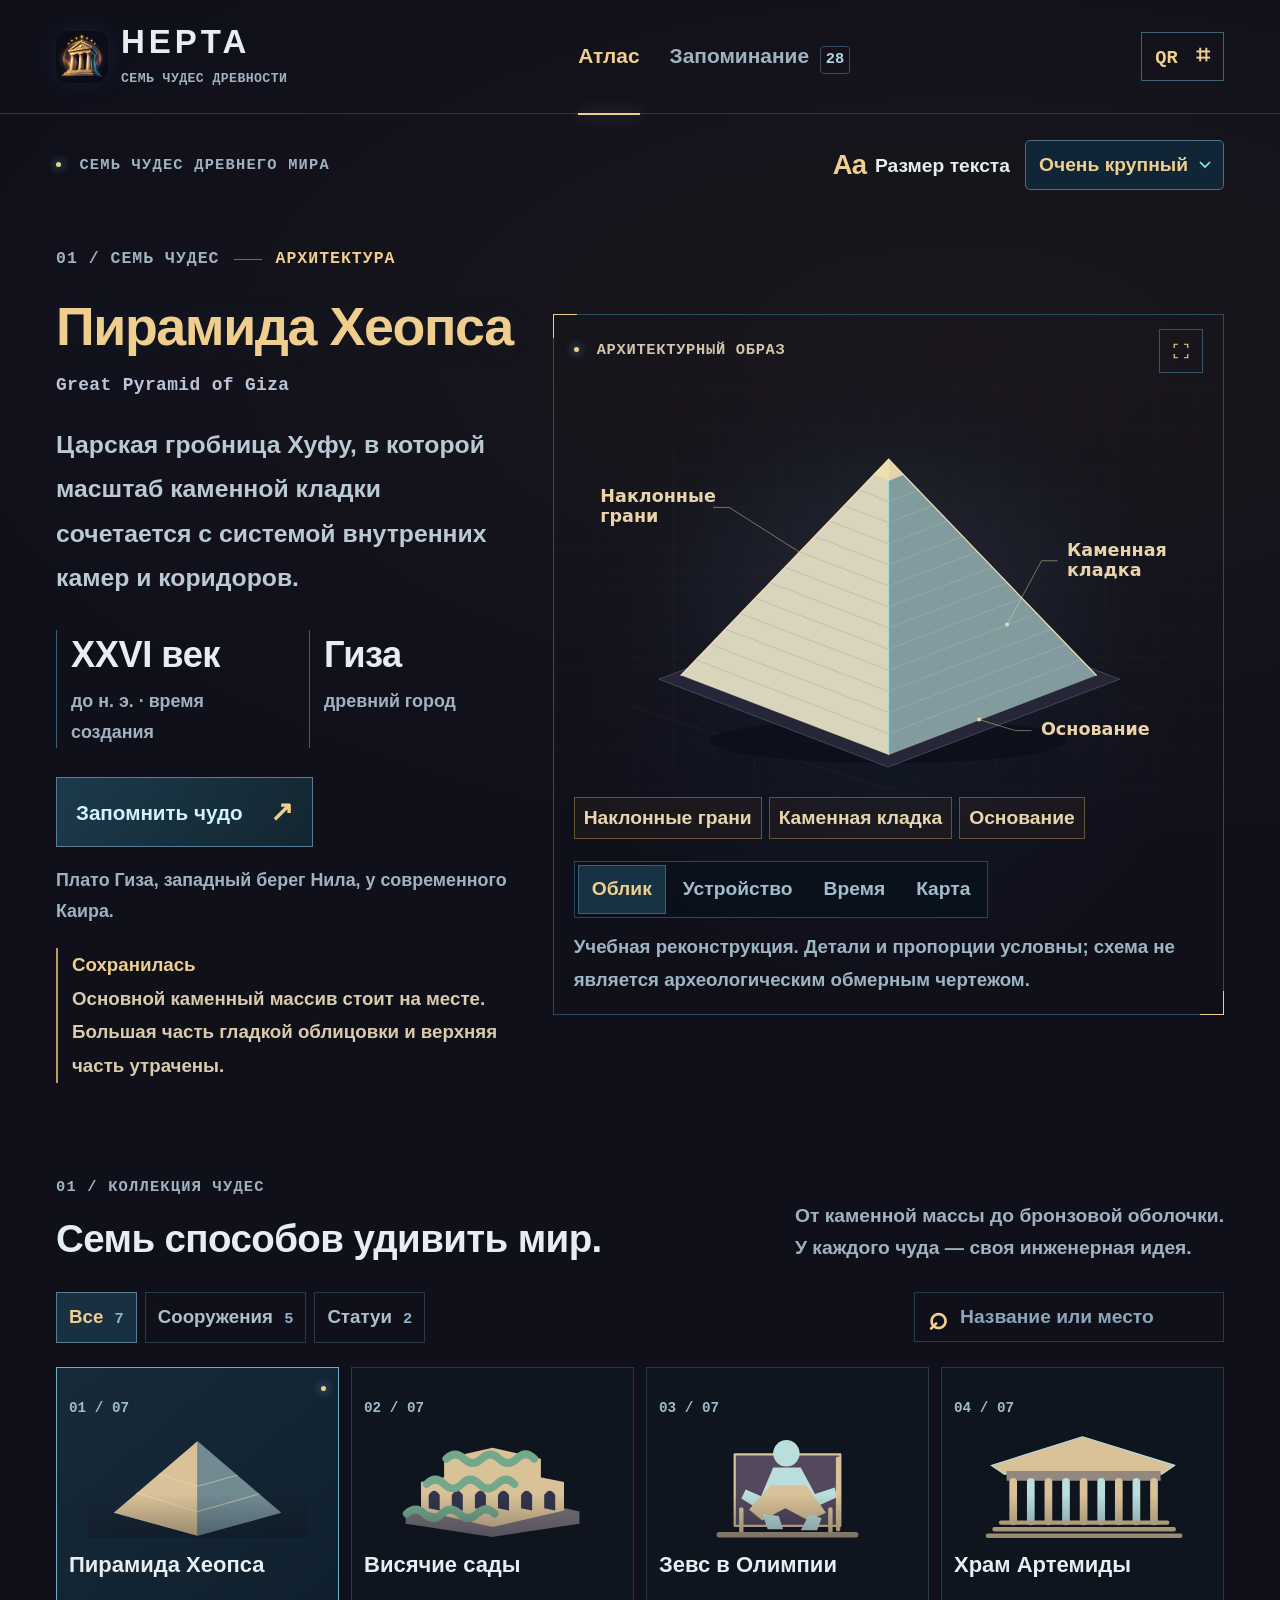
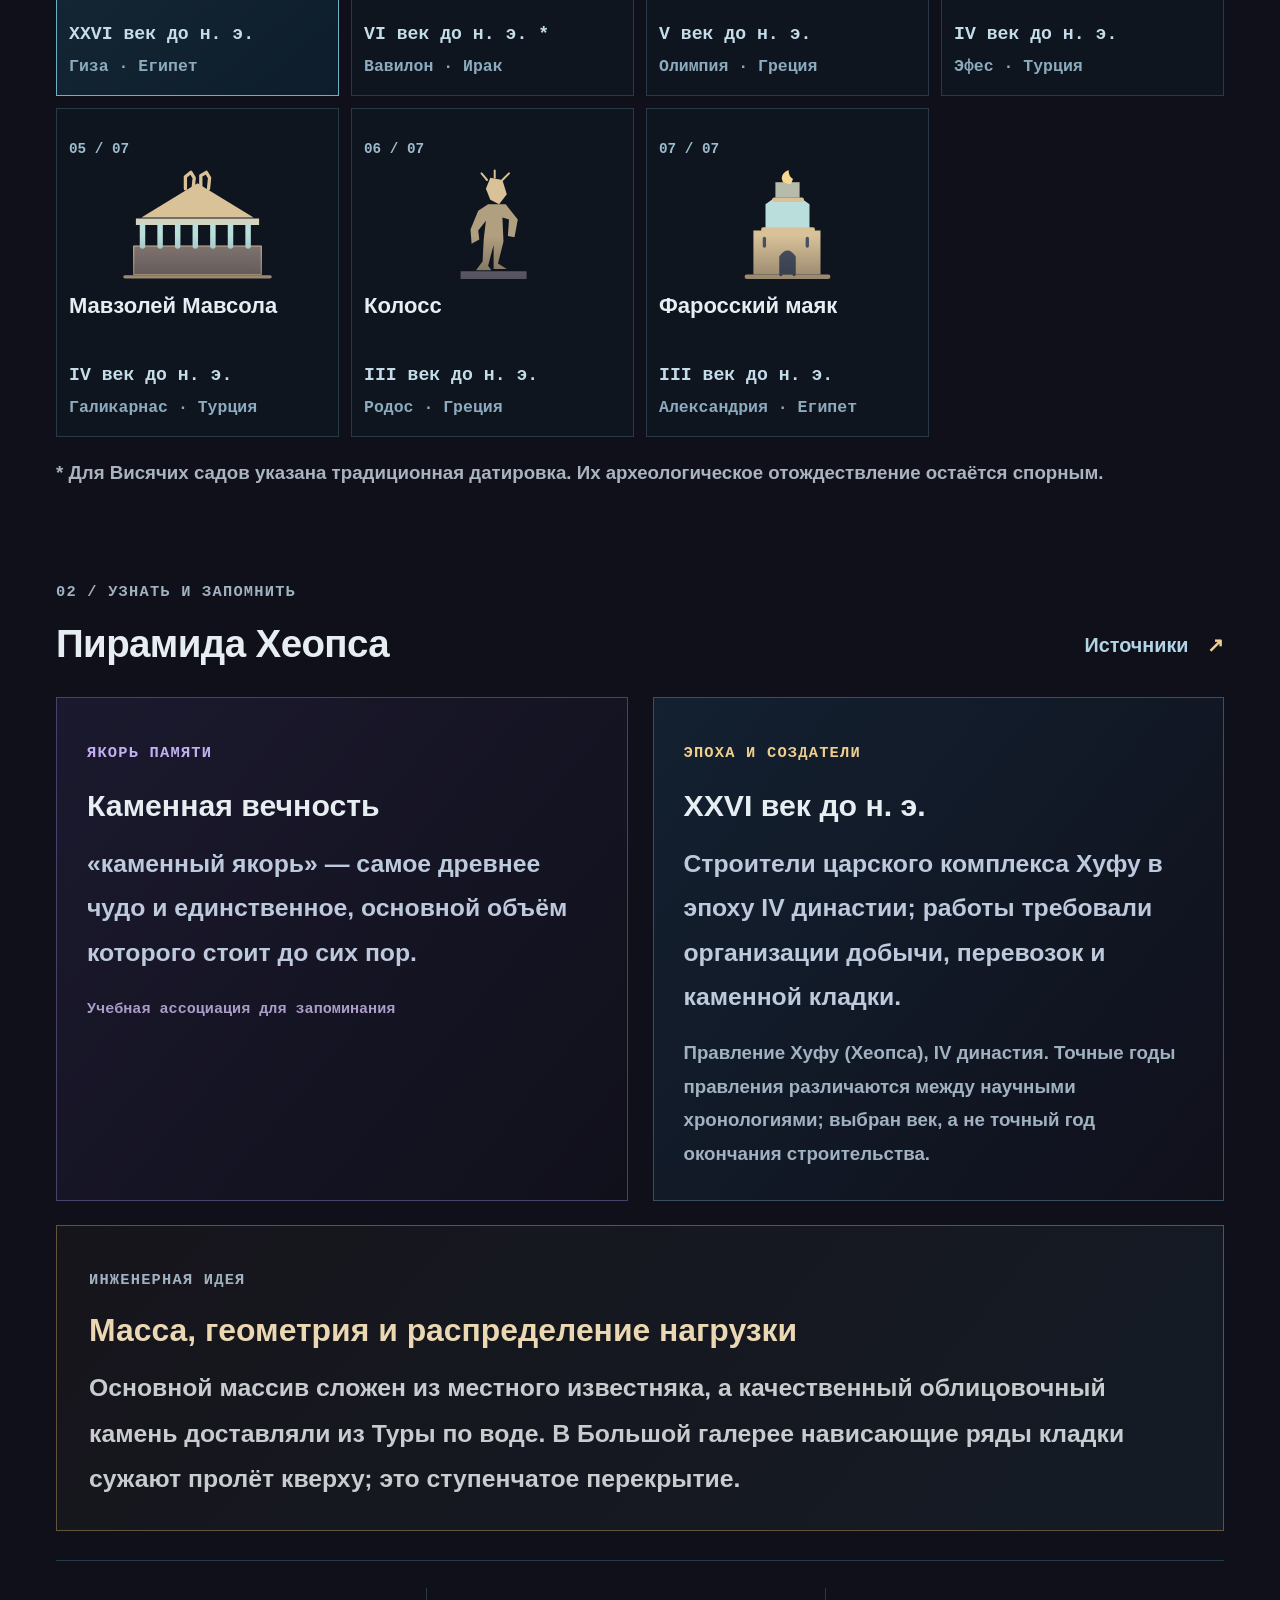
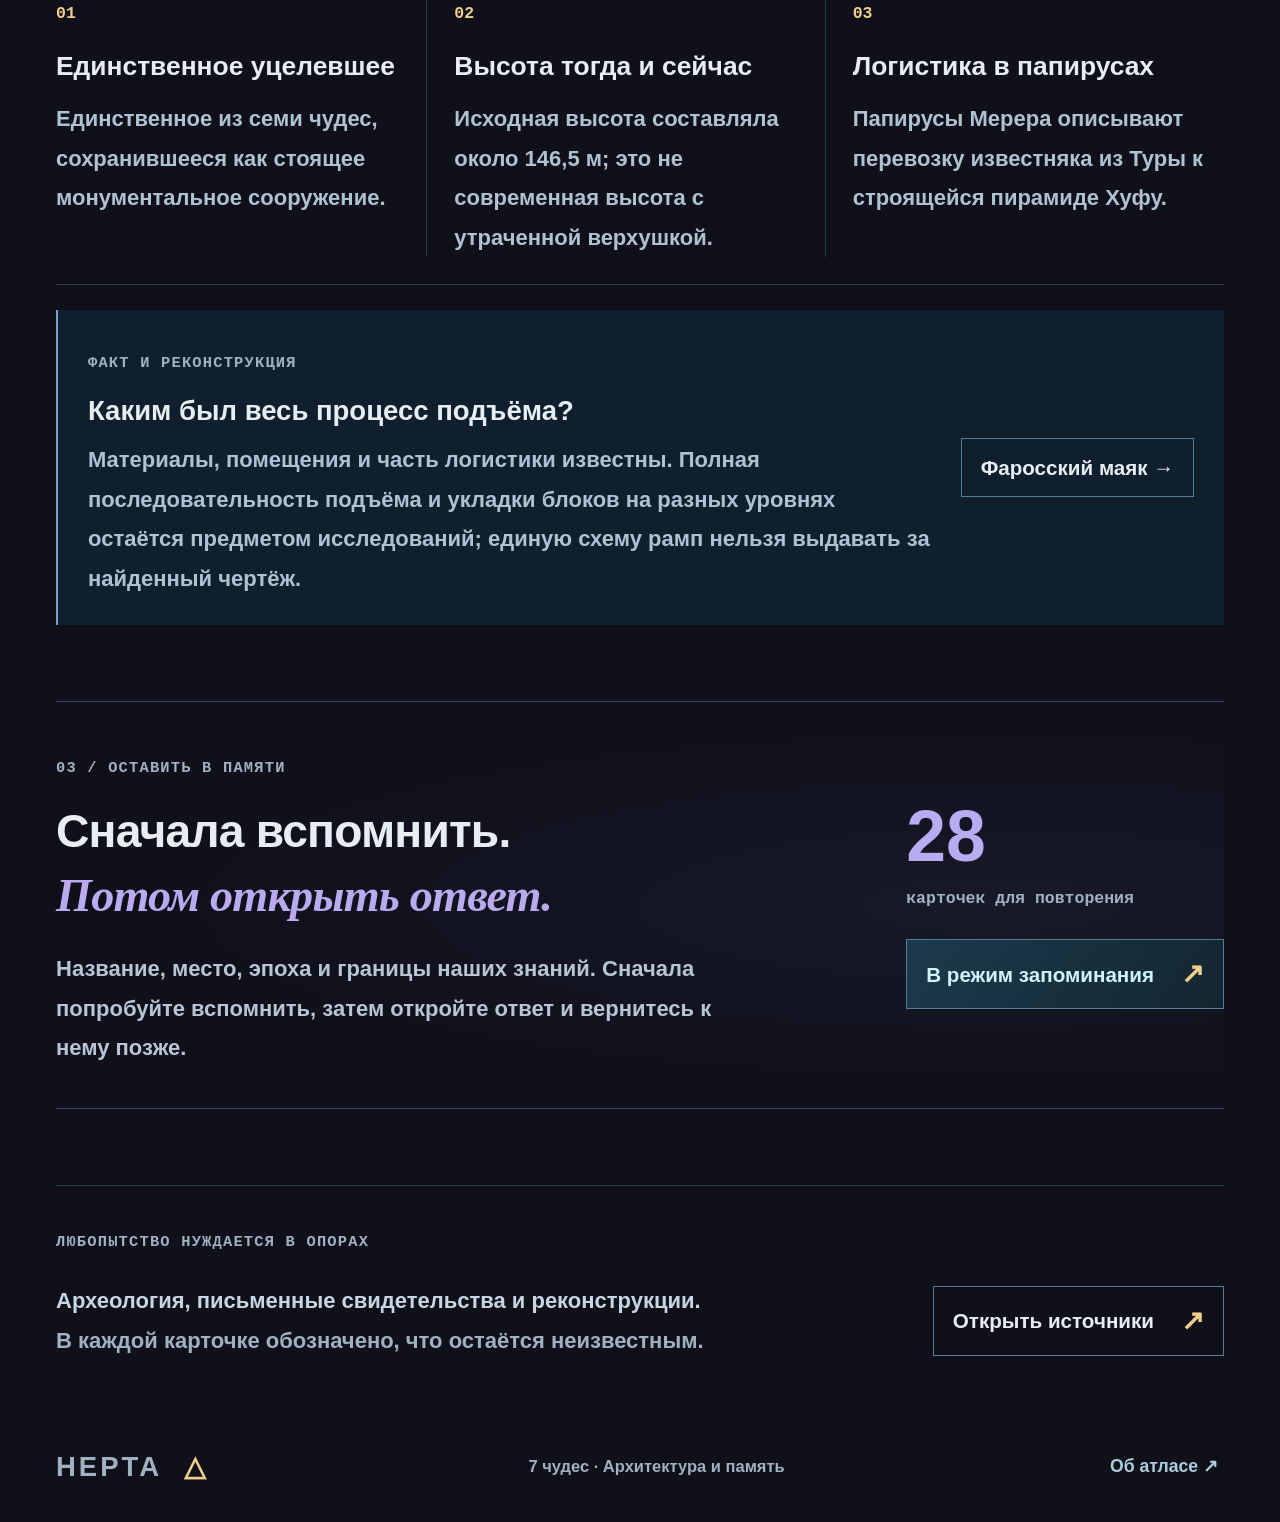
<file: docs/index.html>
<!doctype html>
<html lang="ru" data-text-size="large">
<head>
  <meta name="atlas-app" content="hepta"><meta name="atlas-version" content="r-9ae9ece71d1e0030e328"><meta name="atlas-built" content="2026-10-10T07:11:37+00:00">
  <meta charset="utf-8"><meta name="viewport" content="width=device-width,initial-scale=1">
  <meta name="theme-color" content="#10101b"><meta name="description" content="HEPTA — семь чудес Древнего мира. Архитектурные схемы, история, карта и карточки для запоминания.">
  <meta name="application-name" content="HEPTA"><meta name="apple-mobile-web-app-title" content="HEPTA"><meta name="apple-mobile-web-app-capable" content="yes"><meta name="mobile-web-app-capable" content="yes">
  <link rel="icon" type="image/png" sizes="32x32" href="assets/favicon-32.png"><link rel="apple-touch-icon" sizes="180x180" href="assets/apple-touch-icon.png"><link rel="manifest" href="site.webmanifest">
  <title>HEPTA — Семь чудес Древнего мира</title>
  <script>try{const v=localStorage.getItem('hepta-text-size');if(['normal','large','xlarge'].includes(v))document.documentElement.dataset.textSize=v;}catch{}</script>
  <style>:root{color-scheme:dark;--bg:#10101b;--panel:#1b1c29;--border:#283948;--text:#e7eef2;--muted:#a0b2c1;--cyan:#f0ce8d;--violet:#c3b5ec;--amber:#9ce7e8;--sans:-apple-system,BlinkMacSystemFont,"Segoe UI",Arial,sans-serif;--mono:Menlo,Consolas,"Liberation Mono",monospace;--serif:Georgia,"Times New Roman",serif}
*{box-sizing:border-box}html{font-size:16px;scroll-behavior:smooth;scroll-padding-top:30px;-webkit-text-size-adjust:100%;text-size-adjust:100%}html[data-text-size=large]{font-size:18px}html[data-text-size=xlarge]{font-size:20px}body{margin:0;background:var(--bg);color:var(--text);font-family:var(--sans);font-size:1.125rem;font-weight:600;line-height:1.75;-webkit-font-smoothing:antialiased;background-image:radial-gradient(ellipse 80% 500px at 75% 350px,#61452420,transparent)}button,input,select{font:inherit}button{color:inherit;background:none;border:0;cursor:pointer}a{color:inherit;text-decoration:none}button,a,select,input{-webkit-tap-highlight-color:transparent}button:focus-visible,a:focus-visible,select:focus-visible,input:focus-visible,[tabindex]:focus-visible{outline:2px solid var(--cyan);outline-offset:4px}button:disabled{cursor:default;opacity:.45}button[hidden],[hidden]{display:none!important}svg{display:block}::selection{background:#3b6a96;color:white}.skip-link{position:fixed;left:20px;top:-90px;background:var(--cyan);color:#0b1824;padding:12px 20px;z-index:100}.skip-link:focus{top:15px}.site-header{max-width:1560px;margin:auto;padding:24px 56px;display:flex;align-items:center;gap:35px;border-bottom:1px solid var(--border)}.brand{display:flex;align-items:center;gap:13px;flex-shrink:0}.app-icon{width:52px;height:52px;border-radius:13px;box-shadow:0 0 24px #458cca1c}.brand>span{font-size:1.5rem;font-weight:750;letter-spacing:4px;line-height:1.1}.brand small{display:block;font:700 .6rem/1.6 var(--mono);letter-spacing:1.2px;color:var(--muted);margin-top:8px}.main-nav{display:flex;align-items:center;justify-content:center;gap:30px;margin:auto;font-size:.95rem;font-weight:750}.main-nav button{position:relative;white-space:nowrap;padding:12px 0;color:var(--muted)}.main-nav .active{color:var(--cyan)}.main-nav .active:after{content:"";position:absolute;bottom:-28px;left:0;right:0;height:2px;background:var(--cyan);box-shadow:0 0 16px #7bddfe70}.nav-count{display:inline-grid;place-items:center;min-width:25px;padding:1px 5px;border:1px solid #394d66;color:#b5d5e9;border-radius:4px;margin-left:5px;font:700 .7rem/1.5 var(--mono)}.header-qr{font:750 .85rem var(--mono);padding:10px 13px;border:1px solid #446275;color:var(--cyan);white-space:nowrap}.header-qr span{font-size:1.1rem;padding-left:7px}main{max-width:1440px;margin:auto;padding:0 56px}.utility-bar{display:flex;align-items:center;justify-content:space-between;gap:25px;padding:26px 0 35px}.eyebrow{font:750 .7rem/1.75 var(--mono);letter-spacing:1.2px;color:var(--muted)}.eyebrow i,.viewer-top i{display:inline-block;width:5px;height:5px;vertical-align:middle;margin-right:8px;border-radius:50%;background:var(--cyan);box-shadow:0 0 10px #7fdbff}.reading-controls{display:flex;align-items:center;gap:15px}.reading-controls label{display:flex;align-items:center;gap:9px;font-size:.875rem;font-weight:750;white-space:nowrap}.reading-controls b{font-size:1.25rem;letter-spacing:-1px;color:var(--cyan)}select{font:700 .875rem/1.45 var(--sans);color:var(--cyan);background-color:#102535;border:1px solid #4c7085;border-radius:5px;min-height:46px;padding:10px 34px 10px 13px;max-width:100%;appearance:none;-webkit-appearance:none;background-image:url("data:image/svg+xml,%3Csvg xmlns='http://www.w3.org/2000/svg' width='12' height='8' viewBox='0 0 12 8'%3E%3Cpath d='m1 1 5 5 5-5' fill='none' stroke='%2382e9f7' stroke-width='1.7'/%3E%3C/svg%3E");background-repeat:no-repeat;background-position:right 12px center;background-size:12px 8px}.hero{display:grid;grid-template-columns:minmax(310px,.9fr) minmax(0,1.3fr);gap:32px;align-items:center;min-height:540px}.hero-copy{padding:20px 0}.wonder-meta{font:700 .75rem/1.65 var(--mono);color:var(--cyan);letter-spacing:1px;display:flex;gap:14px;align-items:center;flex-wrap:wrap}.wonder-meta>span:first-child{color:var(--muted)}.wonder-meta i{width:28px;height:1px;background:#567386}h1{font-size:clamp(3rem,5.8vw,4.75rem);line-height:1.15;font-weight:750;letter-spacing:-2.5px;margin:23px 0 13px;color:var(--cyan);text-shadow:0 0 35px #78dfff16}h1.long-title{font-size:clamp(2.25rem,4.2vw,3.6rem);letter-spacing:-1.4px}.wonder-english{font:650 .8125rem/1.75 var(--mono);color:#bbc5da;letter-spacing:.4px;margin:0 0 21px}.hero-summary{font-size:1.125rem;line-height:1.8;color:#bac9d5;max-width:510px;margin:0}.hero-stats{display:flex;flex-wrap:wrap;gap:28px;margin:29px 0}.hero-stats>div{border-left:1px solid #3b5f70;padding-left:14px;min-width:0}.hero-stats strong{display:block;font-size:1.8rem;line-height:1.4;letter-spacing:-.5px;font-weight:750;white-space:nowrap}.hero-stats span{display:block;font:650 .7rem/1.75 var(--mono);color:var(--muted);margin-top:5px;max-width:210px}.primary-button,.secondary-button{display:inline-flex;align-items:center;justify-content:space-between;gap:27px;min-height:50px;padding:12px 19px;border:1px solid #567d95;font-size:.9375rem;font-weight:750;line-height:1.6;text-align:left}.primary-button{background:linear-gradient(125deg,#1c3a4c,#132630);color:#d1f4fa}.primary-button>span,.secondary-button>span{font-size:1.25rem;color:var(--cyan)}.primary-button:hover,.secondary-button:hover{border-color:var(--cyan);background-color:#18364b;box-shadow:0 0 24px #6acafa12}.hero-location{font-size:.8125rem;color:var(--muted);line-height:1.7;max-width:490px;margin:18px 0 0}.viewer{border:1px solid #2b4b60;background:radial-gradient(ellipse at 50% 50%,#14375633,transparent 65%);position:relative;isolation:isolate;min-width:0}.viewer:before,.viewer:after{content:"";position:absolute;width:23px;height:23px;border-color:var(--cyan);pointer-events:none}.viewer:before{top:-1px;left:-1px;border-top:1px solid;border-left:1px solid}.viewer:after{right:-1px;bottom:-1px;border-right:1px solid;border-bottom:1px solid}.viewer-top{display:flex;align-items:center;justify-content:space-between;gap:15px;padding:14px 20px;font:750 .7rem/1.65 var(--mono);letter-spacing:.7px;color:#b0d3e0}.icon-button{display:grid;place-items:center;flex-shrink:0;width:42px;height:42px;border:1px solid #365369;color:var(--cyan);line-height:1}.icon-button svg{width:18px;stroke:currentColor;stroke-width:1.6;fill:none}.icon-button:hover{background:#1a3247}.viewer-content{height:410px;min-height:0;overflow:hidden;position:relative;background-image:linear-gradient(#8ac0e406 1px,transparent 1px),linear-gradient(90deg,#8ac0e406 1px,transparent 1px);background-size:40px 40px}.viewer-content>svg{width:100%;height:100%}.viewer-bottom{display:flex;align-items:center;justify-content:space-between;gap:18px;padding:10px 20px 13px;flex-wrap:wrap}.view-tabs{display:flex;background:#08111bbb;border:1px solid #2c4556;padding:3px;gap:3px}.view-tabs button{font-size:.875rem;font-weight:750;line-height:1.5;color:#a4bccb;padding:9px 17px;border:1px solid transparent;min-height:42px;white-space:nowrap}.view-tabs .active{background:#163243;border-color:#386279;color:var(--cyan)}.viewer-code{font:700 .65rem/1.65 var(--mono);letter-spacing:1px;color:#8faabc}.viewer-note{font-size:.6875rem;line-height:1.75;font-weight:650;color:#9db5c4;margin:0;padding:0 20px 17px}.viewer.expanded{position:fixed;inset:18px;z-index:50;background:var(--bg);box-shadow:0 0 0 35px #030711e8;display:flex;flex-direction:column}.expanded .viewer-content{flex:1;height:auto}.expanded .viewer-bottom,.expanded .viewer-note{width:100%;max-width:900px;align-self:center}.section-heading{display:flex;align-items:flex-end;justify-content:space-between;gap:25px;margin-bottom:27px}.section-heading h2{font-size:1.75rem;font-weight:750;line-height:1.35;letter-spacing:-.6px;margin:9px 0 0}.section-heading>p{font-size:.875rem;line-height:1.7;color:var(--muted);margin:0}.collection{padding-top:58px}.collection-toolbar{display:flex;justify-content:space-between;gap:25px;align-items:center;margin-bottom:24px}.range-filters{display:flex;gap:8px;flex-wrap:wrap}.range-filters button{font-size:.85rem;font-weight:700;white-space:nowrap;padding:8px 12px;border:1px solid var(--border);min-height:42px;color:#adbfcd}.range-filters span{font:700 .7rem var(--mono);color:#8cb3cb;margin-left:6px}.range-filters .active{border-color:#587f91;background:#193042;color:var(--cyan)}.search{display:flex;align-items:center;border:1px solid var(--border);padding:6px 13px;gap:10px;max-width:310px;width:100%}.search span{font-size:1.5rem;line-height:1;color:var(--cyan)}.search input{font-size:.875rem;width:100%;min-width:0;border:0;background:none;color:var(--text);outline:none;min-height:33px}.search:focus-within{border-color:var(--cyan)}.search input::placeholder{color:#8ca6b7}.wonder-grid{display:grid;grid-template-columns:repeat(7,minmax(0,1fr));gap:12px}.wonder-card{border:1px solid var(--border);background:#0e1a248c;padding:14px 12px;text-align:left;position:relative;min-width:0;transition:background .15s,border-color .15s}.wonder-card:hover{background:#172c3b;border-color:#49758f}.wonder-card.selected{border-color:#6eafc2;background:linear-gradient(140deg,#1d3b4e99,#0d1d2b)}.wonder-card.selected:after{content:"";position:absolute;right:12px;top:18px;width:5px;height:5px;border-radius:50%;background:var(--cyan);box-shadow:0 0 10px #73dffe}.wonder-card-number{font:700 .65rem var(--mono);color:#9dbbcc}.wonder-card-visual{height:68px;margin:3px 0 11px}.wonder-card-visual svg{width:100%;height:100%}.wonder-card-name{font-size:.825rem;font-weight:750;line-height:1.45;display:block;min-height:2.9em}.wonder-card-alt{font:700 .72rem/1.6 var(--mono);display:block;color:#c5dde8;margin-top:7px}.wonder-card-range{font:650 .6rem/1.7 var(--mono);color:#8cabbf;display:block;margin-top:4px;letter-spacing:.4px}.empty-search{padding:35px 20px;border:1px solid var(--border);text-align:center;font-size:1rem;color:var(--muted)}.empty-search button{color:var(--cyan);text-decoration:underline;margin-left:10px}.wonder-details{padding-top:76px}.text-button{font-size:.9rem;font-weight:750;line-height:1.6;color:#b2d5e6;padding:8px 0}.text-button>span{margin-left:13px;color:var(--cyan)}.insight-grid{display:grid;grid-template-columns:1fr 1fr;gap:25px}.memory-anchor,.historical-context{padding:29px 30px;border:1px solid #4a416b;background:linear-gradient(130deg,#29244570,transparent)}.memory-anchor .eyebrow{color:#c2b0f2}.historical-context{border-color:#3b4e62;background:linear-gradient(130deg,#16344a77,transparent)}.historical-context .eyebrow{color:var(--cyan)}.insight-grid h3{font-size:1.375rem;font-weight:750;line-height:1.5;margin:13px 0}.insight-grid p{font-size:1.125rem;line-height:1.8;color:#bdc9dc;margin:0}.memory-anchor small{font:600 .6875rem/1.8 var(--mono);color:#ac9cc7;display:block;margin-top:21px}.historical-context .history-note{font-size:.85rem;margin-top:16px;color:var(--muted)}.facts-grid{display:grid;grid-template-columns:repeat(3,1fr);gap:27px;border-top:1px solid var(--border);border-bottom:1px solid var(--border);margin-top:29px;padding:27px 0}.fact-item{border-right:1px solid var(--border);padding-right:26px}.fact-item:last-child{border-right:0;padding-right:0}.fact-item>span{font:700 .75rem var(--mono);color:var(--cyan)}.fact-item h3{font-size:1.2rem;font-weight:750;line-height:1.5;margin:16px 0 12px}.fact-item p{font-size:1rem;line-height:1.8;color:#afc2d0;margin:0}.pair-panel{display:flex;align-items:center;justify-content:space-between;gap:28px;padding:27px 30px;background:#101f2e;border-left:2px solid #7a9fc9;margin-top:25px}.pair-panel>div{flex:1;min-width:0}.pair-panel h3{font-size:1.25rem;line-height:1.5;margin:9px 0;font-weight:750}.pair-panel p{font-size:1rem;line-height:1.8;color:#afc1d3;margin:0}.pair-panel button{max-width:280px;flex-shrink:0}.learn-invite{display:flex;justify-content:space-between;align-items:center;gap:60px;border-top:1px solid #33435c;border-bottom:1px solid #33435c;padding:40px 0;margin:76px 0;background:radial-gradient(ellipse at 80% 50%,#2730494a,transparent 65%)}.learn-invite>div:first-child{max-width:690px}.learn-invite h2{font-size:2.1rem;font-weight:700;line-height:1.4;letter-spacing:-.8px;margin:13px 0 20px}.learn-invite em{font-family:var(--serif);color:#baaaf0;font-weight:600}.learn-invite p{font-size:1rem;line-height:1.8;color:#b8c5d4;margin:0}.invite-action{display:flex;align-items:flex-start;flex-direction:column;min-width:300px}.invite-count{font-size:3.25rem;font-weight:700;line-height:1;color:#b9abf2}.invite-label{font:600 .75rem/1.8 var(--mono);color:var(--muted);margin:12px 0 25px}.source-strip{border-top:1px solid var(--border);padding:30px 0;margin:60px 0 30px}.source-strip>div{display:flex;justify-content:space-between;align-items:center;gap:30px}.source-strip p{font-size:1rem;line-height:1.8;color:#c8d6e2}.source-strip p span{color:var(--muted)}.source-strip button{flex-shrink:0}footer{max-width:1440px;margin:auto;padding:0 56px 30px;display:flex;align-items:center;justify-content:space-between;gap:25px;font-size:.75rem;color:var(--muted);line-height:1.8}.footer-brand{font-size:1.25rem;font-weight:750;letter-spacing:3px;display:flex;align-items:center;gap:22px}.footer-brand span{color:var(--cyan)}footer button{font-size:.8rem;color:#adcdde}.learn-heading{padding:20px 0 30px}.learn-heading h1{color:#e6eef9;font-size:clamp(2.8rem,5.3vw,4rem);margin:14px 0 20px}.learn-heading h1 em{font-family:var(--serif);color:#b9a9ee;font-weight:600}.learn-heading>p{font-size:1.125rem;color:#b8c6d6;line-height:1.8;max-width:790px;margin:0}.study-stats{display:grid;grid-template-columns:repeat(3,1fr);border-top:1px solid var(--border);border-bottom:1px solid var(--border);padding:27px 0;gap:27px}.study-stats>div{border-left:1px solid #3a536b;padding-left:21px}.study-stats strong{display:block;font-size:2.1rem;font-weight:700;line-height:1.3}.study-stats span{font-size:.85rem;color:var(--muted);display:block;margin-top:7px}.study-stats>div:first-child strong{color:var(--cyan)}.review-setup{background:#111e2c;border:1px solid #2f4358;padding:29px 31px;margin-top:30px}.setup-fields{display:grid;grid-template-columns:1fr 1fr;gap:27px}.setup-fields label{font-size:.875rem;font-weight:700;color:#afc1d0}.setup-fields select{display:block;width:100%;margin-top:10px;color:#d7eaf7}.start-review{display:flex;align-items:center;justify-content:space-between;gap:25px;border-top:1px solid #2d4054;margin-top:27px;padding-top:25px}.start-review h2{font-size:1.375rem;font-weight:750;line-height:1.5;margin:0 0 8px}.start-review p{font-size:.95rem;color:#acbfd0;line-height:1.7;margin:0;max-width:660px}.start-review .primary-button{flex-shrink:0}.review-setup>.text-button{margin-top:18px}.study-method{display:grid;grid-template-columns:repeat(3,1fr);gap:32px;padding-top:40px}.study-method>div>span{font:700 .8rem var(--mono);color:var(--violet)}.study-method h3{font-size:1.25rem;line-height:1.5;margin:13px 0 9px;font-weight:750}.study-method p{font-size:1rem;color:#afc0d0;line-height:1.8;margin:0}.review-session{max-width:890px;margin:0 auto}.session-top{display:flex;align-items:center;justify-content:space-between;gap:20px;margin-bottom:17px}.session-top>span{font:700 .8rem/1.7 var(--mono);color:#b3c9dc}.session-progress{height:3px;background:#243246;margin-bottom:23px}.session-progress>span{display:block;height:100%;background:linear-gradient(90deg,var(--cyan),var(--violet));transition:width .2s}.flashcard{min-height:450px;text-align:center;padding:38px 45px;border:1px solid #476479;background:radial-gradient(ellipse at 50% 0,#21344d77,transparent 75%),#101b2a;box-shadow:0 0 40px #060d191a;display:flex;flex-direction:column;justify-content:center}.flashcard>.eyebrow{color:#acc5dc}.card-motif{color:#7cdcef;font:3.2rem/1 var(--serif);margin:22px 0 12px;text-shadow:0 0 25px #82dbff44}.flashcard h2{font-size:1.7rem;font-weight:750;line-height:1.5;letter-spacing:-.5px;margin:15px auto;max-width:720px}.flashcard #card-hint{font-size:1rem;line-height:1.8;max-width:620px;color:#a9bfce;margin:17px auto 27px}.flashcard .primary-button{margin:0 auto;gap:40px}.flashcard #card-answer{font-size:2.1rem;color:var(--cyan);line-height:1.4}.answer-detail{font-size:1.125rem;color:#c3d4e2;line-height:1.8}.answer-anchor{border-top:1px solid #3c3859;text-align:left;padding-top:19px;margin:22px 0 12px}.answer-anchor>span{font:750 .75rem var(--mono);color:var(--violet);letter-spacing:1px}.answer-anchor p{font-size:1rem;line-height:1.8;color:#c6beda;margin:8px 0 0}.rating-buttons{display:grid;grid-template-columns:repeat(3,1fr);gap:13px;margin-top:20px}.rating-buttons button{padding:18px 12px;border:1px solid #46506a;background:#111f30;min-width:0}.rating-buttons button:first-child{border-color:#77613e;background:#2b241d}.rating-buttons button:last-child{border-color:#546194;background:#1c263f}.rating-buttons button:hover{border-color:var(--cyan)}.rating-buttons strong{display:block;font-size:1.0625rem;line-height:1.5;font-weight:750}.rating-buttons span{display:block;font-size:.8rem;line-height:1.6;color:#a8becf;margin-top:5px}.rating-buttons button:first-child span{color:#d2b791}.study-footnote{font-size:.8rem;line-height:1.8;color:#94afc2;margin:21px 0 0}.review-complete{text-align:center;border:1px solid #34596b;padding:45px 35px;background:#101e2c;max-width:840px;margin:auto}.finish-symbol{color:var(--cyan);font-size:3rem}.review-complete h2{font-size:2rem;font-weight:750;line-height:1.4}.review-complete p{font-size:1.125rem;line-height:1.8;color:#b4c8d7}.review-complete button{margin:18px auto 0}.height-chart{height:100%;overflow-y:auto;padding:8px 20px 15px;scrollbar-width:thin;scrollbar-color:#467590 #0b1724}.chart-intro{font-size:.75rem;color:var(--muted);line-height:1.7;margin:0 0 13px}.height-row{display:grid;grid-template-columns:minmax(105px,1.4fr) minmax(20px,1fr) auto;align-items:center;gap:13px;border-bottom:1px solid #243c4d;min-height:44px;width:100%;padding:9px 0;text-align:left}.height-row .chart-name{font-size:.8rem;font-weight:700;line-height:1.5}.height-row .chart-value{font:700 .7rem var(--mono);color:#afcede;white-space:nowrap}.bar-track{height:5px;background:#233346;display:block}.bar-track i{display:block;min-width:3px;height:100%;background:#617695}.height-row.active{color:var(--cyan)}.height-row.active .bar-track i{background:var(--cyan);box-shadow:0 0 13px #84dcff33}.map-dot{cursor:pointer}.map-dot .map-hit{fill:transparent}.map-dot .map-badge{fill:#102438;stroke:#72bad7;stroke-width:1.4}.map-dot text{font:750 23px var(--sans);text-anchor:middle;dominant-baseline:middle;fill:#d7f2ff;pointer-events:none}.map-dot.active .map-badge{fill:#4c3b27;stroke:var(--amber);stroke-width:2}.map-dot:focus-visible .map-badge{stroke:white;stroke-width:3}.map-caption{font:700 20px var(--mono);fill:#8eafc9;letter-spacing:1px}.map-degree{font:600 17px var(--mono);fill:#64849b}dialog{background:#101e2c;color:var(--text);border:1px solid #466579;padding:30px 34px;max-width:860px;width:calc(100% - 30px);max-height:88dvh;box-shadow:0 0 90px #0008}dialog::backdrop{background:#030a13e8;backdrop-filter:blur(8px)}.dialog-top{display:flex;align-items:center;justify-content:space-between;gap:15px}dialog h2{font-size:1.8rem;font-weight:750;line-height:1.4;margin:22px 0}dialog>p{font-size:1rem;line-height:1.8;color:#bbccda}.source-group{border-top:1px solid var(--border);padding-top:18px;margin-top:25px}.source-group h3{font-size:1.3rem;font-weight:750;margin:5px 0 15px}.source-link{display:block;border-left:1px solid #52748f;padding-left:16px;margin:18px 0}.source-link strong{display:block;font-size:.9375rem;line-height:1.75;color:var(--cyan);font-weight:750}.source-link span{display:block;font-size:.875rem;color:#a3bbcd;line-height:1.75;margin-top:5px}.source-link:hover strong{text-decoration:underline}.source-policy{font-size:.8rem;line-height:1.85;border-top:1px solid var(--border);padding-top:20px;margin-top:28px}.height-note{font-size:.85rem;color:#b6c8d8;line-height:1.8}.qr-art{background:white;max-width:270px;margin:23px auto}.qr-art svg{width:100%;height:auto}#qr-dialog{max-width:490px;text-align:center}#qr-dialog .dialog-top{text-align:left}#qr-dialog>p{font-size:1rem}.qr-url{display:block;font:700 .8rem/1.8 var(--mono);color:var(--cyan);overflow-wrap:anywhere;margin:21px 0}#qr-dialog>.secondary-button{margin:0 auto}.toast{position:fixed;left:50%;bottom:24px;transform:translate(-50%,20px);padding:12px 23px;border:1px solid #567993;background:#132c3d;color:#dbf2ff;opacity:0;pointer-events:none;transition:.2s;z-index:100;font-size:.9rem;text-align:center;max-width:calc(100% - 32px)}.toast.show{opacity:1;transform:translate(-50%,0)}
@media(min-width:1500px){.viewer-content{height:450px}}
@media(max-width:1200px){.site-header{padding:23px 35px;gap:24px}main{padding:0 35px}.hero{grid-template-columns:minmax(280px,.95fr) minmax(0,1.05fr);gap:24px}.hero-stats{gap:19px}.hero-stats strong{font-size:1.6rem}.viewer-content{height:380px}.viewer-top{font-size:.65rem}.viewer-bottom{padding:12px 14px}.viewer-code{display:none}.wonder-grid{grid-template-columns:repeat(4,minmax(0,1fr))}.wonder-card-name{font-size:.925rem}.wonder-card-visual{height:72px}.wonder-card-range{font-size:.6875rem}.wonder-card-alt{font-size:.8rem}.pair-panel{flex-wrap:wrap}.pair-panel button{max-width:none}.learn-invite{gap:35px}.invite-action{min-width:260px}footer{padding:0 35px 30px}.main-nav{gap:24px}.hero-location{font-size:.8rem}.hero-summary{font-size:1.0625rem}}
@media(max-width:1000px){.hero{grid-template-columns:1fr;gap:26px}.hero-copy{padding-top:10px;max-width:850px}.hero h1{font-size:3.9rem}.hero h1.long-title{font-size:3rem}.hero-summary{font-size:1.125rem;max-width:750px}.hero-stats{gap:40px}.hero-stats strong{font-size:2rem}.hero-location{max-width:750px}.viewer-content{height:470px}.viewer-bottom{justify-content:space-between;padding:10px 20px 17px}.viewer-code{display:block}.section-heading{flex-wrap:wrap}.section-heading>p br{display:none}.collection-toolbar{flex-wrap:wrap}.search{max-width:340px}.facts-grid{grid-template-columns:1fr;gap:0;padding:0}.fact-item{border-right:0;border-bottom:1px solid var(--border);padding:26px 0}.fact-item:last-child{border-bottom:0;padding:26px 0}.fact-item h3{margin-top:9px}.fact-item p{font-size:1.125rem}.learn-invite{gap:35px;align-items:flex-start}.learn-invite h2{font-size:1.8rem}.invite-action{min-width:230px}.invite-action .primary-button{font-size:.875rem;padding:12px 15px;gap:17px}.start-review{flex-wrap:wrap}.study-method{gap:23px}.source-strip>div{flex-wrap:wrap}.brand small{font-size:.55rem}.main-nav{font-size:.875rem;gap:20px}.study-stats span{font-size:.8rem}.insight-grid{gap:20px}.memory-anchor,.historical-context{padding:25px}.height-row{grid-template-columns:minmax(130px,1.1fr) 2fr auto}.height-row .chart-name{font-size:1rem}.height-row .chart-value{font-size:.8rem}.chart-intro{font-size:.8rem}}
@media(max-width:760px){.site-header{padding:19px 25px;gap:18px;flex-wrap:wrap}.brand>span{font-size:1.45rem}.brand small{display:none}.app-icon{width:46px;height:46px;border-radius:12px}.main-nav{order:3;flex-basis:100%;justify-content:space-between;margin:0;gap:20px}.main-nav .active:after{bottom:-19px}.header-qr{margin-left:auto}.utility-bar{padding:24px 0 28px;flex-wrap:wrap;gap:18px}.utility-caption{font-size:.6875rem}.reading-controls{margin-left:auto}.hero h1{font-size:3.4rem}.hero h1.long-title{font-size:2.65rem}.wonder-grid{grid-template-columns:repeat(3,minmax(0,1fr))}.wonder-card-name{font-size:.825rem}.wonder-card-range{font-size:.625rem}.section-heading h2{font-size:1.6rem}.collection-toolbar{gap:18px}.search{max-width:100%}.insight-grid{grid-template-columns:1fr}.pair-panel{padding:24px}.learn-invite{flex-direction:column}.invite-action{width:100%;min-width:0;display:grid;grid-template-columns:auto 1fr;gap:8px 20px;align-items:center}.invite-label{margin:0;max-width:230px}.invite-action .primary-button{grid-column:1/-1;justify-self:start;margin-top:16px;font-size:1rem}.source-strip button{max-width:100%}.study-method{grid-template-columns:1fr;gap:25px}.study-method h3{margin:8px 0}.study-stats{gap:15px}.study-stats>div{padding-left:15px}.study-stats span{font-size:.75rem}.setup-fields{grid-template-columns:1fr;gap:20px}.flashcard{padding:32px;min-height:430px}.review-setup{padding:25px}.flashcard h2{font-size:1.5rem}.flashcard #card-answer{font-size:1.8rem}footer{flex-wrap:wrap;gap:18px}.viewer-content{height:410px}}
@media(max-width:500px){main{padding:0 20px}.site-header{padding:18px 20px}.brand>span{font-size:26px;letter-spacing:3px}.app-icon{width:45px;height:45px}.main-nav{font-size:.9375rem;gap:16px}.nav-count{font-size:.7rem}.reading-controls{justify-content:space-between;gap:12px;width:100%;flex-wrap:wrap}.reading-controls label{font-size:.875rem}.reading-controls select{font-size:.875rem}.utility-bar{gap:14px}.hero{gap:24px}.hero-copy{padding:0}.wonder-meta{font-size:.75rem;gap:10px}.hero h1{font-size:clamp(2.6rem,12.2vw,3.7rem);letter-spacing:-1.5px;margin:19px 0 10px}.hero h1.long-title{font-size:clamp(2rem,9.2vw,2.75rem);letter-spacing:-1.2px}.wonder-english{font-size:.75rem}.hero-summary{font-size:1.125rem;line-height:1.8}.hero-stats{gap:28px;margin:26px 0}.hero-stats strong{font-size:1.75rem}.hero-stats span{font-size:.6875rem;max-width:155px}.hero-stats>div{padding-left:12px}.primary-button,.secondary-button{font-size:1rem;gap:22px}.hero-location{font-size:.8125rem}.viewer-top{padding:13px 14px;font-size:.625rem;gap:10px}.viewer-content{height:290px}.viewer-bottom{padding:10px 12px 14px;justify-content:center}.viewer-code{display:none}.view-tabs{width:100%;justify-content:center}.view-tabs button{flex:1;padding:9px 12px;font-size:.875rem}.viewer-note{font-size:.6875rem;padding:0 15px 16px}.viewer.expanded{inset:10px;overflow:auto}.expanded .viewer-content{min-height:280px;flex:1 0 280px}.expanded .viewer-top{font-size:.7rem}.expanded .viewer-note,.expanded .viewer-bottom{flex-shrink:0}.collection{padding-top:46px}.section-heading{align-items:flex-start;gap:18px;margin-bottom:24px}.section-heading h2{font-size:1.625rem}.section-heading .eyebrow{font-size:.6875rem}.section-heading>p{font-size:.875rem}.range-filters{gap:8px}.range-filters button{font-size:.8rem;padding:8px 10px}.range-filters span{font-size:.7rem;margin-left:4px}.wonder-grid{grid-template-columns:repeat(2,minmax(0,1fr));gap:12px}.wonder-card{padding:15px 13px}.wonder-card-name{font-size:.875rem;min-height:2.9em}.wonder-card-alt{font-size:.8rem}.wonder-card-number{font-size:.7rem}.wonder-card-range{font-size:.6rem;letter-spacing:.1px}.wonder-card-visual{height:75px;margin:7px 0 12px}.wonder-details{padding-top:55px}.memory-anchor,.historical-context{padding:25px 23px}.insight-grid h3{font-size:1.35rem}.insight-grid p{font-size:1.125rem}.facts-grid{margin-top:23px}.fact-item h3{font-size:1.25rem}.pair-panel{padding:22px;gap:22px}.pair-panel h3{font-size:1.25rem}.pair-panel p{font-size:1.125rem}.pair-panel button{font-size:.9375rem}.learn-invite{padding:30px 0;margin:54px 0}.learn-invite h2{font-size:1.85rem}.learn-invite p{font-size:1.125rem}.source-strip{margin:45px 0 28px}.source-strip .eyebrow{font-size:.625rem}.source-strip p{font-size:1rem}.source-strip>div{gap:14px}footer{padding:0 20px 28px}.footer-brand{font-size:1.2rem}footer>span{width:100%;order:3;font-size:.75rem}footer button{margin-left:auto}.learn-heading{padding-top:7px}.learn-heading h1{font-size:2.4rem;letter-spacing:-1px}.learn-heading h1 em{display:block}.learn-heading>p{font-size:1.125rem}.study-stats{gap:18px;grid-template-columns:1fr 1fr}.study-stats>div:last-child{grid-column:1/-1;display:flex;align-items:center;gap:14px}.study-stats>div:last-child strong{font-size:1.25rem}.study-stats>div:last-child span{margin-top:0}.study-stats strong{font-size:2rem}.study-stats span{font-size:.8125rem}.review-setup{padding:24px 20px}.setup-fields label{font-size:.875rem}.setup-fields select{font-size:.875rem;width:100%;min-width:0}.start-review h2{font-size:1.375rem}.start-review p{font-size:1rem}.review-setup>.text-button{font-size:.875rem;text-align:left}.start-review .primary-button{font-size:1rem;width:100%;gap:15px}.study-method p{font-size:1.125rem}.flashcard{padding:27px 22px;min-height:420px}.flashcard>.eyebrow{font-size:.7rem}.flashcard h2{font-size:1.45rem}.flashcard #card-question{overflow-wrap:normal}.flashcard #card-hint{font-size:1rem}.flashcard .primary-button{font-size:.9375rem;gap:18px}.flashcard #card-answer{font-size:1.65rem;overflow-wrap:normal}.answer-detail{font-size:1.125rem}.answer-anchor p{font-size:1rem}.rating-buttons{gap:8px}.rating-buttons button{padding:16px 8px}.rating-buttons strong{font-size:.825rem}.rating-buttons span{font-size:.6875rem;line-height:1.7}.session-top .text-button{font-size:.875rem}.session-top>span{font-size:.6875rem;max-width:120px;text-align:right}.study-footnote{font-size:.75rem}.review-complete{padding:30px 20px}.review-complete h2{font-size:1.65rem}.review-complete p{font-size:1.125rem}.height-chart{padding:6px 14px 14px}.height-row{grid-template-columns:minmax(90px,1.2fr) minmax(12px,.8fr) auto;gap:9px;min-height:48px}.height-row .chart-name{font-size:.75rem}.height-row .chart-value{font-size:.625rem}.chart-intro{font-size:.6875rem}.map-dot text{font-size:31px}.map-dot .map-badge{r:24px}dialog{padding:24px 21px}dialog h2{font-size:1.5rem}dialog>p{font-size:1rem}.source-group h3{font-size:1.25rem}.source-link strong{font-size:.9375rem}.source-link span{font-size:.875rem}.qr-url{font-size:.75rem}.qr-art{max-width:255px}#qr-dialog>.secondary-button{font-size:.9375rem}.source-policy{font-size:.75rem}}
@media(max-width:370px){main{padding:0 15px}.site-header{padding:16px 15px}.main-nav{font-size:.875rem;gap:10px}.hero-stats{gap:22px}.hero-stats strong{font-size:1.55rem}.hero h1.long-title{font-size:1.9rem}.hero h1{font-size:2.45rem}.wonder-grid{grid-template-columns:1fr}.wonder-card{display:grid;grid-template-columns:80px minmax(0,1fr);gap:3px 15px}.wonder-card-number{grid-column:1/-1}.wonder-card-visual{grid-column:1;grid-row:2/5;height:65px;margin:8px 0}.wonder-card-name{grid-column:2;min-height:0;font-size:.95rem}.wonder-card-alt,.wonder-card-range{grid-column:2;margin:0}.wonder-card-range{font-size:.6875rem}.rating-buttons{grid-template-columns:1fr}.rating-buttons button{display:flex;align-items:center;justify-content:space-between;gap:12px;text-align:left;padding:15px 17px}.rating-buttons strong{font-size:1rem}.rating-buttons span{margin:0;font-size:.75rem}.viewer-content{height:265px}}
@media(min-width:1001px){html[data-text-size=xlarge] .hero{grid-template-columns:minmax(0,1fr) minmax(0,1.2fr)}html[data-text-size=xlarge] .wonder-grid{grid-template-columns:repeat(4,minmax(0,1fr))}html[data-text-size=xlarge] .wonder-card-name{font-size:.925rem}html[data-text-size=xlarge] .collection-toolbar{flex-wrap:wrap}html[data-text-size=xlarge] .learn-invite{flex-wrap:wrap}}
@media(prefers-reduced-motion:reduce){html{scroll-behavior:auto}*,*:before,*:after{transition:none!important;animation:none!important}}

/* Keep comparison text readable when buttons wrap on phones and tablets. */
.pair-panel>div{flex:1 1 360px}
.icon-button{min-width:44px;min-height:44px}
@media(max-width:760px){.pair-panel{flex-direction:column;align-items:stretch}.pair-panel>div{flex:auto}.pair-panel button{align-self:flex-start;max-width:100%;white-space:normal}}
/* Show the mountain early on a phone while keeping all explanatory text large. */
@media(max-width:760px){.hero{display:flex;flex-direction:column;gap:0}.hero-copy{display:contents}.hero .wonder-meta{order:0}.hero h1{order:1}.hero .wonder-english{order:2}.hero>.viewer{order:3;margin:18px 0 12px}.hero .hero-summary{order:4}.hero .hero-stats{order:5}.hero #remember-wonder{order:6;align-self:flex-start;max-width:100%}.hero .hero-location{order:7}}

/* HEPTA: architectural collection and clear evidence notes. */
.brand small{letter-spacing:.4px}
.wonder-grid{grid-template-columns:repeat(4,minmax(0,1fr))}
.wonder-card-name{font-size:1rem;min-height:2.9em}
.wonder-card-visual{height:110px}
.wonder-card-alt{font-size:.825rem}
.wonder-card-range{font-size:.75rem;letter-spacing:0}
.evidence-status{font-size:.85rem;line-height:1.8;color:#dacbab;border-left:2px solid #bd9b60;padding-left:14px;margin:22px 0 0}
.evidence-status strong{color:var(--cyan);display:block;font-weight:750}
.hero-stats strong{font-size:1.65rem;white-space:normal}
.hero-stats span{font-family:var(--sans);font-size:.8125rem}
.viewer-content{background-image:linear-gradient(#bda36c08 1px,transparent 1px),linear-gradient(90deg,#bda36c08 1px,transparent 1px)}
.viewer-top{color:#d1c5ad}
.viewer:before,.viewer:after{color:var(--cyan)}
.view-tabs{display:flex;flex-wrap:wrap}
.view-tabs button{padding:9px 13px}
.viewer-code{display:none}
.engineering-panel{border:1px solid #605439;background:linear-gradient(130deg,#372d202b,#141b25);padding:28px 32px;margin-top:24px}
.engineering-panel h3{font-size:1.45rem;font-weight:750;line-height:1.5;color:#ebd8b3;margin:10px 0}
.engineering-panel p{font-size:1.125rem;color:#c7ccce;line-height:1.85;margin:0}
.timeline-row{display:grid;grid-template-columns:115px minmax(0,1fr);text-align:left;gap:16px;padding:16px 12px;width:100%;border-bottom:1px solid #3e3e45;line-height:1.5}
.timeline-era{font-family:var(--mono);font-size:.85rem;color:#d4b983}
.timeline-era small{display:block;font-size:.625rem;color:#9caaaf}
.timeline-name{font-size:.95rem;font-weight:700}
.timeline-city{display:block;color:var(--muted);font-size:.8rem;font-weight:600;margin-top:4px}
.timeline-row.active{background:#3b32243d;border-left:2px solid var(--cyan);color:var(--cyan)}
.map-dot.active .map-badge{fill:#243e3e;stroke:#9ce7e8}
.history-note{color:#aebecd}
.sources-dialog p{overflow-wrap:break-word}
@media(min-width:1500px){.wonder-grid{grid-template-columns:repeat(4,minmax(0,1fr))}}
@media(max-width:1200px){.wonder-grid{grid-template-columns:repeat(3,minmax(0,1fr))}.view-tabs button{font-size:.8rem}}
@media(max-width:760px){.wonder-grid{grid-template-columns:repeat(2,minmax(0,1fr))}.hero .evidence-status{order:8;width:100%;margin-top:0}.hero h1{max-width:100%;text-align:center}.hero .wonder-english{text-align:center}.viewer-bottom{padding:12px}.view-tabs{display:grid;grid-template-columns:1fr 1fr;width:100%;gap:4px}.view-tabs button{font-size:1rem;padding:9px}.viewer-content{height:370px}.engineering-panel{padding:24px}.timeline-row{grid-template-columns:100px minmax(0,1fr);gap:12px}.wonder-card-name{font-size:.95rem}.wonder-card-range{font-size:.75rem}}
@media(max-width:500px){.viewer-content{height:300px}.wonder-card-name{font-size:.875rem}.wonder-card-visual{height:90px}.wonder-card-alt{font-size:.75rem}.wonder-card-range{font-size:.7rem}.engineering-panel h3{font-size:1.3rem}.hero .wonder-english{font-size:.75rem}.timeline-row{grid-template-columns:90px minmax(0,1fr);gap:8px;padding:13px 5px}.timeline-name{font-size:.8125rem}.timeline-era{font-size:.75rem}.timeline-city{font-size:.75rem}}
@media(max-width:370px){.wonder-grid{grid-template-columns:1fr}.wonder-card-visual{height:82px}.wonder-card-name{font-size:1rem}.wonder-card-alt,.wonder-card-range{font-size:.8rem}.hero h1.long-title{font-size:2rem}.viewer-content{height:265px}}
@media(min-width:1001px){html[data-text-size=xlarge] .wonder-grid{grid-template-columns:repeat(3,minmax(0,1fr))}}

.diagram-key{list-style:none;padding:0 20px;margin:0 0 12px;display:flex;flex-wrap:wrap;gap:7px;font-size:.85rem;line-height:1.5;color:#ead6ae}.diagram-key li{padding:5px 9px;border:1px solid #655335;background:#2b251e66;max-width:100%}.expanded .diagram-key{flex-shrink:0;max-width:950px;width:100%;align-self:center}.collection-note{font-size:.85rem;line-height:1.75;color:#a9b4bf;margin:20px 0 0}@media(max-width:500px){.diagram-key{padding:0 14px;font-size:.8125rem;gap:6px}.collection-note{font-size:.875rem}}
@media(max-width:370px){.hero h1.long-title{font-size:1.7rem}}

/* Larger reading choices; keep the saved keys and user's selected level. */
html,html[data-text-size="normal"]{font-size:20px}
html[data-text-size="large"]{font-size:22px}
html[data-text-size="xlarge"]{font-size:24px}
/* Explicit body sizes avoid a stale rem base during first paint in mobile WebKit. */
body{font-size:22.5px;font-weight:600}
html[data-text-size="large"] body{font-size:24.75px}
html[data-text-size="xlarge"] body{font-size:27px}
button,select,input{font-weight:700}
h1,h2,h3,strong{font-weight:750}
.reading-controls select{min-height:50px}.reading-controls{flex-wrap:wrap}
.range-filters{flex-wrap:wrap}.range-filters button,.view-tabs button{min-height:46px}
.hero,.hero-grid,.hero-copy,.flashcard,.review-setup,.source-group,.source-link,.section-heading>div{min-width:0}
body p{hyphens:auto}
.flashcard #card-answer.long-answer{font-size:1.125rem;line-height:1.7}
.viewer-note,.drawing-disclaimer,.collection-note{font-size:.85rem;line-height:1.75}
.diagram-key,.drawing-notes span{font-size:.875rem;line-height:1.6;font-weight:650}
.wonder-card-name,.peak-card-name,.card-name{font-weight:750}
.hero-stats>div{max-width:100%}.hero-stats strong{white-space:normal}
@media(max-width:1100px){.collection-toolbar,.site-header{flex-wrap:wrap}.hero,.hero-grid{grid-template-columns:1fr}.hero-summary,.hero-tagline{max-width:850px}.evidence-grid{grid-template-columns:1fr}.hero-stats strong{font-size:1.5rem}}
@media(max-width:760px){.rating-buttons{grid-template-columns:1fr}.rating-buttons button{display:flex;justify-content:space-between;align-items:center;gap:15px;text-align:left;padding:15px 18px}.rating-buttons strong{font-size:1rem}.rating-buttons span{font-size:.8rem;margin:0}.site-header .main-nav{flex-basis:100%}.hero h1.long-title{font-size:clamp(1.7rem,8.4vw,2.7rem)}.section-heading h2{font-size:1.6rem}.flashcard{padding:27px 20px}.flashcard h2{font-size:1.25rem}.flashcard #card-answer{font-size:1.45rem}.flashcard #card-answer.long-answer{font-size:1.125rem}.review-setup{padding:24px 20px}.pair-panel{padding:24px 20px}}
@media(max-width:500px){.reading-controls select{max-width:100%}.range-filters{gap:9px}.range-filters button{font-size:.8rem}.view-tabs button{font-size:.95rem}.hero h1:not(.long-title){font-size:clamp(1.85rem,10vw,2.6rem)}.hero-stats{gap:22px}.hero-stats strong{font-size:1.3rem}.hero .wonder-english,.hero .peak-alt{font-size:.75rem}.diagram-key{padding:0 12px}.diagram-key li{padding:6px 8px}.learn-heading h1{font-size:2rem}.main-nav button{padding:12px 0}.flashcard #card-question{hyphens:auto}.flashcard #card-answer{hyphens:auto}}
@media(max-width:370px){.wonder-grid,.peak-grid{grid-template-columns:1fr!important}.hero h1.long-title{font-size:1.55rem}.main-nav{gap:8px}.main-nav button{font-size:.8rem}.nav-count{margin-left:4px;min-width:20px}.reading-controls{gap:12px}.hero .hero-stats{gap:18px}.hero-stats strong{font-size:1.2rem}.viewer-top{padding:12px 10px}.flashcard,.memory-anchor,.historical-context,.evidence-card,.engineering-panel{padding-left:18px;padding-right:18px}}

/* Wide labels retain whole words while controls wrap to another row. */
.view-tabs{flex-wrap:wrap;max-width:100%}.view-tabs button{flex:1 1 auto;min-width:0}
.hero h1{hyphens:auto}
@media(min-width:601px) and (max-width:1000px){.peak-grid{grid-template-columns:repeat(3,minmax(0,1fr))}}
@media(max-width:500px){.viewer,.viewer-bottom,.viewer-content{max-width:100%}.view-tabs button{padding-left:7px;padding-right:7px}.peak-card-name{hyphens:auto}}

h1,h2,h3{hyphens:auto}

@media(max-width:370px){.view-tabs button{font-size:.875rem;padding-left:3px;padding-right:3px}}

.app-updates{margin:28px 0 4px;padding:24px 0 0;border-top:1px solid var(--border,var(--line,#385248));min-width:0}.app-updates h3{font-size:1.2rem;font-weight:750;line-height:1.5;margin:0 0 16px}.update-toggle{display:flex;align-items:center;gap:13px;min-height:48px;font-size:1rem;font-weight:700;cursor:pointer}.update-toggle input{width:25px;height:25px;flex:none;accent-color:var(--cyan,#67f2cd);margin:0}.app-updates .update-status{font-size:1rem;line-height:1.7;font-weight:650;margin:16px 0;color:var(--text,#e7eef2)}.app-updates .update-help{font-size:.85rem;line-height:1.7;color:var(--muted,#b0c6bd);margin:0 0 18px}.update-actions{display:flex;gap:12px;flex-wrap:wrap}.update-actions button{font-size:.9rem;min-height:48px;padding:12px 16px;white-space:normal}.update-version{display:block;font-size:.75rem;color:var(--muted,#b0c6bd);margin-top:16px}.update-banner{position:fixed;left:max(15px,env(safe-area-inset-left));right:max(15px,env(safe-area-inset-right));bottom:max(15px,env(safe-area-inset-bottom));margin:0 auto;max-width:860px;padding:20px 23px;z-index:110;background:#102922;border:1px solid #67aa95;box-shadow:0 10px 60px #0009;display:flex;gap:22px;align-items:center;color:#e9fff3}.update-banner p{font-size:.85rem;font-weight:650;line-height:1.6;margin:0;flex:1;min-width:0}.update-banner>div{display:flex;gap:10px;flex-wrap:wrap;flex-shrink:0}.update-banner button{font-size:.85rem;line-height:1.5;font-weight:700;padding:10px 13px;border:1px solid #77bea6;min-height:46px;color:#d2ffeb}.update-banner button:disabled{opacity:.5;cursor:default}.update-banner[hidden]{display:none!important}@media(max-width:700px){.update-banner{flex-direction:column;align-items:stretch;gap:15px;padding:17px 19px}.update-banner>div{justify-content:flex-end}.update-banner p{font-size:.875rem}.update-actions{flex-direction:column}.update-actions button{width:100%;justify-content:center}}
</style>
</head>
<body>
<a href="#main-content" class="skip-link">К содержанию</a>
<header class="site-header">
 <a class="brand" href="#" data-mode="atlas" aria-label="HEPTA — атлас"><img src="[data-uri]" class="app-icon" width="52" height="52" alt=""><span>HEPTA<small>СЕМЬ ЧУДЕС ДРЕВНОСТИ</small></span></a>
 <nav class="main-nav" aria-label="Разделы приложения"><button type="button" data-mode="atlas" class="active" aria-current="page">Атлас</button><button type="button" data-mode="learn">Запоминание <span class="nav-count" id="nav-due">28</span></button></nav>
 <button type="button" class="qr-trigger header-qr" aria-label="QR-код приложения">QR <span>⌗</span></button>
</header>
<main id="main-content">
 <div class="utility-bar"><span class="eyebrow utility-caption"><i></i> СЕМЬ ЧУДЕС ДРЕВНЕГО МИРА</span><div class="reading-controls"><label for="text-size"><b aria-hidden="true">Aa</b> Размер текста</label><select id="text-size"><option value="normal">Крупный</option><option value="large" selected>Очень крупный</option><option value="xlarge">Максимальный</option></select></div></div>
 <div id="atlas-view">
  <section class="hero" id="wonder-top" aria-label="Выбранное чудо света">
   <div class="hero-copy"><div class="wonder-meta"><span id="wonder-rank"></span><i></i><span id="wonder-range"></span></div><h1 id="wonder-name"></h1><p class="wonder-english" id="wonder-english"></p><p class="hero-summary" id="wonder-summary"></p><div class="hero-stats"><div><strong id="wonder-era"></strong><span>эпоха создания</span></div><div><strong id="wonder-city"></strong><span>древний город</span></div></div><button type="button" class="primary-button" id="remember-wonder">Запомнить чудо <span>↗</span></button><p class="hero-location" id="wonder-location"></p><div class="evidence-status" id="evidence-status"></div></div>
   <div class="viewer" id="viewer"><div class="viewer-top"><span><i></i> <span id="viewer-title">АРХИТЕКТУРНЫЙ ОБРАЗ</span></span><button type="button" id="expand-viewer" class="icon-button" aria-label="Развернуть иллюстрацию" aria-expanded="false"><svg viewBox="0 0 24 24" aria-hidden="true"><path d="M8 3H3v5m13-5h5v5M3 16v5h5m13-5v5h-5"/></svg></button></div><div id="viewer-content" class="viewer-content"></div><ul id="diagram-key" class="diagram-key" aria-label="Подписи схемы"></ul><div class="viewer-bottom"><div class="view-tabs" role="group" aria-label="Вид иллюстрации"><button type="button" data-view="exterior" aria-pressed="true" class="active">Облик</button><button type="button" data-view="structure" aria-pressed="false">Устройство</button><button type="button" data-view="timeline" aria-pressed="false">Время</button><button type="button" data-view="map" aria-pressed="false">Карта</button></div><span class="viewer-code" id="viewer-code"></span></div><p class="viewer-note" id="viewer-note"></p></div>
  </section>
  <section class="collection" id="collection"><div class="section-heading"><div><span class="eyebrow">01 / КОЛЛЕКЦИЯ ЧУДЕС</span><h2>Семь способов удивить мир.</h2></div><p>От каменной массы до бронзовой оболочки.<br>У каждого чуда — своя инженерная идея.</p></div><div class="collection-toolbar"><div class="range-filters" role="group" aria-label="Тип памятника"><button type="button" data-range="all" class="active" aria-pressed="true">Все <span>7</span></button><button type="button" data-range="architecture" aria-pressed="false">Сооружения <span>5</span></button><button type="button" data-range="statue" aria-pressed="false">Статуи <span>2</span></button></div><label class="search"><span aria-hidden="true">⌕</span><input type="search" id="wonder-search" placeholder="Название или место" aria-label="Найти чудо по названию, городу или стране"></label></div><div class="wonder-grid" id="wonder-grid"></div><p class="collection-note">* Для Висячих садов указана традиционная датировка. Их археологическое отождествление остаётся спорным.</p><div class="empty-search" id="empty-search" hidden>Ничего не найдено. <button type="button" id="reset-search">Сбросить поиск</button></div></section>
  <section class="wonder-details" id="wonder-details"><div class="section-heading"><div><span class="eyebrow">02 / УЗНАТЬ И ЗАПОМНИТЬ</span><h2 id="detail-heading"></h2></div><button class="text-button sources-trigger" type="button">Источники <span>↗</span></button></div><div class="insight-grid"><article class="memory-anchor"><span class="eyebrow">ЯКОРЬ ПАМЯТИ</span><h3 id="anchor-title"></h3><p id="anchor-text"></p><small>Учебная ассоциация для запоминания</small></article><article class="historical-context"><span class="eyebrow">ЭПОХА И СОЗДАТЕЛИ</span><h3 id="history-era"></h3><p id="history-builders"></p><p class="history-note" id="history-note"></p></article></div><article class="engineering-panel"><span class="eyebrow">ИНЖЕНЕРНАЯ ИДЕЯ</span><h3 id="engineering-title"></h3><p id="engineering-text"></p></article><div class="facts-grid" id="facts-grid"></div><div class="pair-panel"><div><span class="eyebrow">ФАКТ И РЕКОНСТРУКЦИЯ</span><h3 id="pair-title"></h3><p id="pair-text"></p></div><button class="secondary-button" id="pair-button" type="button"></button></div></section>
  <section class="learn-invite"><div><span class="eyebrow">03 / ОСТАВИТЬ В ПАМЯТИ</span><h2>Сначала вспомнить.<br><em>Потом открыть ответ.</em></h2><p>Название, место, эпоха и границы наших знаний. Сначала попробуйте вспомнить, затем откройте ответ и вернитесь к нему позже.</p></div><div class="invite-action"><span class="invite-count" id="invite-count">28</span><span class="invite-label">карточек для повторения</span><button class="primary-button" data-mode="learn" type="button">В режим запоминания <span>↗</span></button></div></section>
 </div>
 <div id="learn-view" hidden>
  <section class="learn-heading"><span class="eyebrow">ПАМЯТЬ / АКТИВНОЕ ВОСПРОИЗВЕДЕНИЕ</span><h1>Чудеса <em>в памяти.</em></h1><p>Попробуйте ответить самостоятельно. Затем откройте карточку и выберите, когда вернуться к ней.</p></section>
  <div id="learn-overview"><div class="study-stats"><div><strong id="due-count">28</strong><span>к повторению сейчас</span></div><div><strong id="seen-count">0</strong><span>уже знакомых карточек</span></div><div><strong>7</strong><span>чудес в коллекции</span></div></div><section class="review-setup"><div class="setup-fields"><label for="study-topic">Что запоминаем<select id="study-topic"><option value="all">Все темы</option><option value="name">Названия чудес</option><option value="era">Эпохи создания</option><option value="geo">Географию</option><option value="evidence">Факты и гипотезы</option></select></label><label for="study-wonder">Какие чудеса<select id="study-wonder"><option value="all">Все семь чудес</option><option value="architecture">Здания и сады</option><option value="statue">Статуи</option></select></label></div><div class="start-review"><div><h2 id="review-ready-title"></h2><p id="review-ready-note"></p></div><button class="primary-button" type="button" id="start-review">Начать повторение <span>↗</span></button></div><button class="text-button" type="button" id="practice-all">Повторить всю выбранную подборку ↗</button></section><div class="study-method"><div><span>01</span><h3>Вспомните</h3><p>Не торопитесь открывать ответ. Назовите его вслух или про себя.</p></div><div><span>02</span><h3>Сравните</h3><p>Проверьте себя по ответу и используйте ассоциацию как опору.</p></div><div><span>03</span><h3>Вернитесь позже</h3><p>Карточка получит новый срок повторения. Прогресс хранится в этом браузере.</p></div></div></div>
  <section class="review-session" id="review-session" hidden><div class="session-top"><button class="text-button" id="end-review" type="button">← К подборке</button><span id="session-position"></span></div><div class="session-progress"><span id="session-progress-bar"></span></div><article class="flashcard" id="flashcard" aria-live="polite"><span class="eyebrow" id="card-topic"></span><div id="card-front"><div class="card-motif" aria-hidden="true">△</div><h2 id="card-question"></h2><p id="card-hint"></p><button class="primary-button" id="reveal-answer" aria-expanded="false" aria-controls="card-back" type="button">Открыть ответ <span>↓</span></button></div><div id="card-back" hidden><h2 id="card-answer"></h2><p class="answer-detail" id="card-answer-detail"></p><div class="answer-anchor"><span>ЗАПОМНИТЬ</span><p id="card-anchor"></p></div><button type="button" class="text-button" id="answer-source">Источник ответа ↗</button></div></article><div class="rating-buttons" id="rating-buttons" hidden><button type="button" data-grade="again"><strong>Повторить</strong><span>через 10 минут</span></button><button type="button" data-grade="good"><strong>Вспомнил</strong><span id="good-interval">через 1 день</span></button><button type="button" data-grade="easy"><strong>Легко</strong><span id="easy-interval">через 3 дня</span></button></div><p class="study-footnote">Не обязательно запоминать точный год. Начните с места, века и одной отличительной особенности.</p></section>
  <section class="review-complete" id="review-complete" hidden><span class="finish-symbol" aria-hidden="true">✦</span><h2>Повторение завершено.</h2><p id="review-summary"></p><button type="button" class="primary-button" id="return-overview">К подборке <span>↗</span></button></section>
 </div>
 <section class="source-strip"><span class="eyebrow">ЛЮБОПЫТСТВО НУЖДАЕТСЯ В ОПОРАХ</span><div><p>Археология, письменные свидетельства и реконструкции.<br><span>В каждой карточке обозначено, что остаётся неизвестным.</span></p><button type="button" class="secondary-button sources-trigger">Открыть источники <span>↗</span></button></div></section>
</main>
<footer><a href="#" class="footer-brand" data-mode="atlas">HEPTA <span>△</span></a><span>7 чудес · Архитектура и память</span><button type="button" id="about-button">Об атласе ↗</button></footer>
<dialog id="sources-dialog" aria-labelledby="sources-title"><div class="dialog-top"><span class="eyebrow">БИБЛИОТЕКА АТЛАСА</span><button type="button" class="close-dialog icon-button" aria-label="Закрыть источники">✕</button></div><h2 id="sources-title">Откуда мы это знаем</h2><p>Основу атласа составляют материалы музеев, археологических организаций и исследователей. Приблизительные даты и спорные реконструкции отмечены отдельно.</p><div id="sources-list"></div><p class="source-policy" id="source-policy"></p></dialog>
<dialog id="qr-dialog" aria-labelledby="qr-title"><div class="dialog-top"><span class="eyebrow">АТЛАС В ВАШЕМ ТЕЛЕФОНЕ</span><button type="button" class="close-dialog icon-button" aria-label="Закрыть QR-код">✕</button></div><h2 id="qr-title">Семь чудес.<br>Одна ссылка.</h2><div class="qr-art"><svg xmlns="http://www.w3.org/2000/svg" viewBox="0 0 37 37" role="img" aria-label="QR-код: https://evgk724.github.io/hepta-atlas/" shape-rendering="crispEdges"><rect width="37" height="37" fill="white"/><path d="M4 4h1v1h-1zM5 4h1v1h-1zM6 4h1v1h-1zM7 4h1v1h-1zM8 4h1v1h-1zM9 4h1v1h-1zM10 4h1v1h-1zM13 4h1v1h-1zM14 4h1v1h-1zM19 4h1v1h-1zM21 4h1v1h-1zM22 4h1v1h-1zM23 4h1v1h-1zM24 4h1v1h-1zM26 4h1v1h-1zM27 4h1v1h-1zM28 4h1v1h-1zM29 4h1v1h-1zM30 4h1v1h-1zM31 4h1v1h-1zM32 4h1v1h-1zM4 5h1v1h-1zM10 5h1v1h-1zM12 5h1v1h-1zM13 5h1v1h-1zM14 5h1v1h-1zM16 5h1v1h-1zM19 5h1v1h-1zM20 5h1v1h-1zM22 5h1v1h-1zM23 5h1v1h-1zM26 5h1v1h-1zM32 5h1v1h-1zM4 6h1v1h-1zM6 6h1v1h-1zM7 6h1v1h-1zM8 6h1v1h-1zM10 6h1v1h-1zM13 6h1v1h-1zM15 6h1v1h-1zM20 6h1v1h-1zM22 6h1v1h-1zM23 6h1v1h-1zM24 6h1v1h-1zM26 6h1v1h-1zM28 6h1v1h-1zM29 6h1v1h-1zM30 6h1v1h-1zM32 6h1v1h-1zM4 7h1v1h-1zM6 7h1v1h-1zM7 7h1v1h-1zM8 7h1v1h-1zM10 7h1v1h-1zM15 7h1v1h-1zM16 7h1v1h-1zM19 7h1v1h-1zM22 7h1v1h-1zM23 7h1v1h-1zM26 7h1v1h-1zM28 7h1v1h-1zM29 7h1v1h-1zM30 7h1v1h-1zM32 7h1v1h-1zM4 8h1v1h-1zM6 8h1v1h-1zM7 8h1v1h-1zM8 8h1v1h-1zM10 8h1v1h-1zM12 8h1v1h-1zM13 8h1v1h-1zM14 8h1v1h-1zM15 8h1v1h-1zM17 8h1v1h-1zM18 8h1v1h-1zM19 8h1v1h-1zM21 8h1v1h-1zM22 8h1v1h-1zM23 8h1v1h-1zM26 8h1v1h-1zM28 8h1v1h-1zM29 8h1v1h-1zM30 8h1v1h-1zM32 8h1v1h-1zM4 9h1v1h-1zM10 9h1v1h-1zM14 9h1v1h-1zM18 9h1v1h-1zM19 9h1v1h-1zM21 9h1v1h-1zM23 9h1v1h-1zM24 9h1v1h-1zM26 9h1v1h-1zM32 9h1v1h-1zM4 10h1v1h-1zM5 10h1v1h-1zM6 10h1v1h-1zM7 10h1v1h-1zM8 10h1v1h-1zM9 10h1v1h-1zM10 10h1v1h-1zM12 10h1v1h-1zM14 10h1v1h-1zM16 10h1v1h-1zM18 10h1v1h-1zM20 10h1v1h-1zM22 10h1v1h-1zM24 10h1v1h-1zM26 10h1v1h-1zM27 10h1v1h-1zM28 10h1v1h-1zM29 10h1v1h-1zM30 10h1v1h-1zM31 10h1v1h-1zM32 10h1v1h-1zM14 11h1v1h-1zM15 11h1v1h-1zM17 11h1v1h-1zM18 11h1v1h-1zM19 11h1v1h-1zM20 11h1v1h-1zM21 11h1v1h-1zM22 11h1v1h-1zM23 11h1v1h-1zM24 11h1v1h-1zM4 12h1v1h-1zM6 12h1v1h-1zM8 12h1v1h-1zM10 12h1v1h-1zM15 12h1v1h-1zM16 12h1v1h-1zM18 12h1v1h-1zM19 12h1v1h-1zM20 12h1v1h-1zM21 12h1v1h-1zM28 12h1v1h-1zM31 12h1v1h-1zM8 13h1v1h-1zM14 13h1v1h-1zM15 13h1v1h-1zM16 13h1v1h-1zM20 13h1v1h-1zM24 13h1v1h-1zM26 13h1v1h-1zM27 13h1v1h-1zM29 13h1v1h-1zM32 13h1v1h-1zM5 14h1v1h-1zM6 14h1v1h-1zM7 14h1v1h-1zM8 14h1v1h-1zM9 14h1v1h-1zM10 14h1v1h-1zM11 14h1v1h-1zM15 14h1v1h-1zM17 14h1v1h-1zM20 14h1v1h-1zM21 14h1v1h-1zM24 14h1v1h-1zM25 14h1v1h-1zM26 14h1v1h-1zM27 14h1v1h-1zM30 14h1v1h-1zM31 14h1v1h-1zM32 14h1v1h-1zM4 15h1v1h-1zM5 15h1v1h-1zM7 15h1v1h-1zM9 15h1v1h-1zM11 15h1v1h-1zM14 15h1v1h-1zM15 15h1v1h-1zM16 15h1v1h-1zM19 15h1v1h-1zM20 15h1v1h-1zM21 15h1v1h-1zM22 15h1v1h-1zM23 15h1v1h-1zM26 15h1v1h-1zM27 15h1v1h-1zM28 15h1v1h-1zM31 15h1v1h-1zM9 16h1v1h-1zM10 16h1v1h-1zM11 16h1v1h-1zM12 16h1v1h-1zM21 16h1v1h-1zM22 16h1v1h-1zM23 16h1v1h-1zM24 16h1v1h-1zM26 16h1v1h-1zM29 16h1v1h-1zM31 16h1v1h-1zM32 16h1v1h-1zM4 17h1v1h-1zM5 17h1v1h-1zM6 17h1v1h-1zM7 17h1v1h-1zM9 17h1v1h-1zM12 17h1v1h-1zM13 17h1v1h-1zM17 17h1v1h-1zM20 17h1v1h-1zM24 17h1v1h-1zM26 17h1v1h-1zM29 17h1v1h-1zM32 17h1v1h-1zM4 18h1v1h-1zM7 18h1v1h-1zM9 18h1v1h-1zM10 18h1v1h-1zM12 18h1v1h-1zM13 18h1v1h-1zM14 18h1v1h-1zM15 18h1v1h-1zM16 18h1v1h-1zM18 18h1v1h-1zM21 18h1v1h-1zM24 18h1v1h-1zM26 18h1v1h-1zM27 18h1v1h-1zM29 18h1v1h-1zM31 18h1v1h-1zM32 18h1v1h-1zM7 19h1v1h-1zM8 19h1v1h-1zM11 19h1v1h-1zM12 19h1v1h-1zM13 19h1v1h-1zM14 19h1v1h-1zM16 19h1v1h-1zM17 19h1v1h-1zM18 19h1v1h-1zM19 19h1v1h-1zM21 19h1v1h-1zM22 19h1v1h-1zM23 19h1v1h-1zM24 19h1v1h-1zM25 19h1v1h-1zM26 19h1v1h-1zM29 19h1v1h-1zM31 19h1v1h-1zM4 20h1v1h-1zM5 20h1v1h-1zM8 20h1v1h-1zM10 20h1v1h-1zM11 20h1v1h-1zM12 20h1v1h-1zM13 20h1v1h-1zM14 20h1v1h-1zM18 20h1v1h-1zM20 20h1v1h-1zM21 20h1v1h-1zM26 20h1v1h-1zM29 20h1v1h-1zM31 20h1v1h-1zM32 20h1v1h-1zM5 21h1v1h-1zM7 21h1v1h-1zM8 21h1v1h-1zM12 21h1v1h-1zM13 21h1v1h-1zM14 21h1v1h-1zM16 21h1v1h-1zM18 21h1v1h-1zM20 21h1v1h-1zM24 21h1v1h-1zM26 21h1v1h-1zM29 21h1v1h-1zM30 21h1v1h-1zM32 21h1v1h-1zM4 22h1v1h-1zM10 22h1v1h-1zM11 22h1v1h-1zM15 22h1v1h-1zM17 22h1v1h-1zM22 22h1v1h-1zM25 22h1v1h-1zM26 22h1v1h-1zM31 22h1v1h-1zM32 22h1v1h-1zM5 23h1v1h-1zM6 23h1v1h-1zM7 23h1v1h-1zM8 23h1v1h-1zM9 23h1v1h-1zM11 23h1v1h-1zM13 23h1v1h-1zM14 23h1v1h-1zM19 23h1v1h-1zM20 23h1v1h-1zM21 23h1v1h-1zM23 23h1v1h-1zM25 23h1v1h-1zM29 23h1v1h-1zM31 23h1v1h-1zM4 24h1v1h-1zM6 24h1v1h-1zM8 24h1v1h-1zM9 24h1v1h-1zM10 24h1v1h-1zM13 24h1v1h-1zM15 24h1v1h-1zM19 24h1v1h-1zM20 24h1v1h-1zM21 24h1v1h-1zM23 24h1v1h-1zM24 24h1v1h-1zM25 24h1v1h-1zM26 24h1v1h-1zM27 24h1v1h-1zM28 24h1v1h-1zM12 25h1v1h-1zM13 25h1v1h-1zM14 25h1v1h-1zM15 25h1v1h-1zM17 25h1v1h-1zM21 25h1v1h-1zM23 25h1v1h-1zM24 25h1v1h-1zM28 25h1v1h-1zM30 25h1v1h-1zM31 25h1v1h-1zM32 25h1v1h-1zM4 26h1v1h-1zM5 26h1v1h-1zM6 26h1v1h-1zM7 26h1v1h-1zM8 26h1v1h-1zM9 26h1v1h-1zM10 26h1v1h-1zM15 26h1v1h-1zM18 26h1v1h-1zM23 26h1v1h-1zM24 26h1v1h-1zM26 26h1v1h-1zM28 26h1v1h-1zM29 26h1v1h-1zM31 26h1v1h-1zM32 26h1v1h-1zM4 27h1v1h-1zM10 27h1v1h-1zM14 27h1v1h-1zM17 27h1v1h-1zM18 27h1v1h-1zM19 27h1v1h-1zM21 27h1v1h-1zM22 27h1v1h-1zM24 27h1v1h-1zM28 27h1v1h-1zM29 27h1v1h-1zM31 27h1v1h-1zM32 27h1v1h-1zM4 28h1v1h-1zM6 28h1v1h-1zM7 28h1v1h-1zM8 28h1v1h-1zM10 28h1v1h-1zM12 28h1v1h-1zM14 28h1v1h-1zM16 28h1v1h-1zM18 28h1v1h-1zM20 28h1v1h-1zM21 28h1v1h-1zM24 28h1v1h-1zM25 28h1v1h-1zM26 28h1v1h-1zM27 28h1v1h-1zM28 28h1v1h-1zM31 28h1v1h-1zM32 28h1v1h-1zM4 29h1v1h-1zM6 29h1v1h-1zM7 29h1v1h-1zM8 29h1v1h-1zM10 29h1v1h-1zM13 29h1v1h-1zM18 29h1v1h-1zM20 29h1v1h-1zM21 29h1v1h-1zM22 29h1v1h-1zM24 29h1v1h-1zM25 29h1v1h-1zM28 29h1v1h-1zM30 29h1v1h-1zM31 29h1v1h-1zM32 29h1v1h-1zM4 30h1v1h-1zM6 30h1v1h-1zM7 30h1v1h-1zM8 30h1v1h-1zM10 30h1v1h-1zM12 30h1v1h-1zM13 30h1v1h-1zM18 30h1v1h-1zM20 30h1v1h-1zM22 30h1v1h-1zM23 30h1v1h-1zM24 30h1v1h-1zM27 30h1v1h-1zM28 30h1v1h-1zM29 30h1v1h-1zM32 30h1v1h-1zM4 31h1v1h-1zM10 31h1v1h-1zM13 31h1v1h-1zM14 31h1v1h-1zM16 31h1v1h-1zM19 31h1v1h-1zM20 31h1v1h-1zM21 31h1v1h-1zM23 31h1v1h-1zM24 31h1v1h-1zM26 31h1v1h-1zM31 31h1v1h-1zM4 32h1v1h-1zM5 32h1v1h-1zM6 32h1v1h-1zM7 32h1v1h-1zM8 32h1v1h-1zM9 32h1v1h-1zM10 32h1v1h-1zM12 32h1v1h-1zM13 32h1v1h-1zM15 32h1v1h-1zM16 32h1v1h-1zM17 32h1v1h-1zM21 32h1v1h-1zM23 32h1v1h-1zM24 32h1v1h-1zM27 32h1v1h-1zM28 32h1v1h-1zM31 32h1v1h-1zM32 32h1v1h-1z" fill="#10101b"/></svg></div><p>Наведите камеру телефона на QR-код.</p><a class="qr-url" href="https://evgk724.github.io/hepta-atlas/" target="_blank" rel="noopener noreferrer">evgk724.github.io/hepta-atlas ↗</a><button type="button" class="secondary-button" id="copy-link">Скопировать ссылку <span>↗</span></button></dialog>
<dialog id="about-dialog" aria-labelledby="about-title"><div class="dialog-top"><span class="eyebrow">О ПРОЕКТЕ</span><button type="button" class="close-dialog icon-button" aria-label="Закрыть информацию">✕</button></div><h2 id="about-title">HEPTA — семь чудес Древнего мира</h2><p>Это классические семь чудес Древнего мира: пирамида Хеопса, Висячие сады, статуя Зевса, храм Артемиды, Галикарнасский мавзолей, Колосс Родосский и Александрийский маяк.</p><p>Иллюстрации и разрезы — учебные реконструкции, а не обмерные чертежи. Их детали и пропорции условны. Карта показывает памятники или города, с которыми они связаны; точное место Висячих садов и Колосса не установлено.</p><p>В режиме запоминания ответ сначала скрыт. «Повторить» возвращает карточку через 10 минут. Успешные повторения постепенно увеличивают интервал: 1, 3, 7, 14 и 30 дней. «Легко» позволяет увеличить интервал быстрее.</p><p>Размер текста и прогресс сохраняются в этом браузере. Скачанный HTML-файл работает офлайн; для внешних источников нужен интернет.</p><a href="HEPTA.html" download class="secondary-button">Скачать для офлайн-чтения ↓</a><p><a class="text-button" href="https://github.com/EvgK724/hepta-atlas" target="_blank" rel="noopener noreferrer">Проект на GitHub ↗</a></p></dialog>
<noscript><p style="padding:24px">Для интерактивного атласа включите JavaScript в браузере.</p></noscript>
<div id="toast" class="toast" role="status"></div>
<script>/* Museum and archaeological source records are embedded at build time. */
const RESEARCH = {"meta": {"verifiedOn": "2026-10-10", "scope": "HEPTA — семь чудес Древнего мира: пирамида Хеопса, Висячие сады, статуя Зевса в Олимпии, храм Артемиды в Эфесе, мавзолей в Галикарнасе, Колосс Родосский, Александрийский маяк. Это традиционный античный список, а не современный конкурс «Новые семь чудес». Порядок карточек не является рейтингом.", "chronologyPolicy": "Даты приблизительные и относятся к выбранной фазе памятника. Отрицательные dateSort нужны только для сортировки; их нельзя выводить как точный год завершения. Для Висячих садов VI век до н. э. — традиционная привязка к Вавилону, не археологически установленная дата. Для Артемисиона основная эпоха — IV век до н. э., поздний храм после пожара 356 года; предшественник VI века описан отдельно. Для Колосса и маяка используется начало III века до н. э.; точные годы в источниках расходятся.", "mapPolicy": "Обзорная карта Восточного Средиземноморья и Месопотамии; координаты округлены до 0,01° и не предназначены для навигации. У садов точка обозначает Вавилон по традиционной атрибуции, а не найденное место сооружения; гипотеза Ниневии упоминается в тексте. У Колосса точка обозначает город Родос: точное место статуи неизвестно. Современные названия стран используются как географические ориентиры.", "diagramPolicy": "Все иллюстрации — авторские учебные схемы, не точные археологические реконструкции. Подпись: «Схема: форма и детали упрощены; утраченные части показаны условно». Для садов: «Гипотетический образ по описаниям»; не изображать доказанную насосную систему. Для Колосса не ставить ноги по обе стороны гавани. Для Зевса не выдавать лицо и декоративные детали за точную копию. Для храма Артемиды не смешивать VI и IV века. Для маяка пропорции ярусов, высота и световое устройство условны. Мнемоники — учебные ассоциации, не исторические объяснения.", "generalSources": [{"title": "UNESCO — World Heritage in Young Hands, раздел о древних чудесах", "url": "https://whc.unesco.org/uploads/activities/documents/activity-54-23.pdf", "supports": "Традиционный состав семи чудес; учебное издание UNESCO, стр. 63."}, {"title": "UNESCO — Memphis and its Necropolis", "url": "https://whc.unesco.org/en/list/86", "supports": "Великая пирамида — единственное чудо, сохранившееся как стоящее монументальное сооружение."}, {"title": "Oxford University Press — The Seven Wonders of the Ancient World: Science, Engineering and Technology", "url": "https://academic.oup.com/book/46481", "supports": "Современный научный обзор; конкретные использованные главы приведены в карточках."}]}, "wonders": [{"id": "khufu", "name": "Пирамида Хеопса", "nameEn": "Great Pyramid of Giza", "shortName": "Пирамида Хеопса", "order": 1, "group": "architecture", "city": "Гиза", "modernCountry": "Египет", "location": "Плато Гиза, западный берег Нила, у современного Каира.", "coordinates": {"lat": 29.98, "lon": 31.13}, "eraShort": "XXVI век", "eraLabel": "XXVI век до н. э.", "dateSort": -2570, "dateNote": "Правление Хуфу (Хеопса), IV династия. Точные годы правления различаются между научными хронологиями; выбран век, а не точный год окончания строительства.", "summary": "Царская гробница Хуфу, в которой масштаб каменной кладки сочетается с системой внутренних камер и коридоров.", "statusLabel": "Сохранилась", "statusText": "Основной каменный массив стоит на месте. Большая часть гладкой облицовки и верхняя часть утрачены.", "builders": "Строители царского комплекса Хуфу в эпоху IV династии; работы требовали организации добычи, перевозок и каменной кладки.", "engineering": "Основной массив сложен из местного известняка, а качественный облицовочный камень доставляли из Туры по воде. В Большой галерее нависающие ряды кладки сужают пролёт кверху; это ступенчатое перекрытие.", "facts": ["Единственное из семи чудес, сохранившееся как стоящее монументальное сооружение.", "Исходная высота составляла около 146,5 м; это не современная высота с утраченной верхушкой.", "Папирусы Мерера описывают перевозку известняка из Туры к строящейся пирамиде Хуфу."], "uncertainty": {"title": "Каким был весь процесс подъёма?", "text": "Материалы, помещения и часть логистики известны. Полная последовательность подъёма и укладки блоков на разных уровнях остаётся предметом исследований; единую схему рамп нельзя выдавать за найденный чертёж."}, "mnemonic": "Учебная ассоциация: «каменный якорь» — самое древнее чудо и единственное, основной объём которого стоит до сих пор.", "distinction": "Хуфу и Хеопс — имена одного царя в разных традициях. Пирамида Хеопса отличается от соседних пирамид Хефрена и Микерина.", "clue": "Какое чудо сохранило свой основной каменный объём, а папирусы раскрывают часть его строительных перевозок?", "sources": [{"title": "Министерство туризма и древностей Египта — The Great Pyramid", "url": "https://egymonuments.gov.eg/monuments/the-great-pyramid/", "supports": "Хуфу, IV династия, исходная высота, известняк из Туры, камеры и ступенчатое перекрытие Большой галереи."}, {"title": "IFAO — Pierre Tallet, Le journal de Merer", "url": "https://www.ifao.egnet.net/publications/catalogue/9782724707069/", "supports": "Публикация первичных папирусов о речной перевозке турского известняка к пирамиде Хуфу."}, {"title": "UNESCO — Memphis and its Necropolis", "url": "https://whc.unesco.org/en/list/86", "supports": "Место в списке чудес и сохранность."}], "aliases": ["Хуфу", "Великая пирамида"]}, {"id": "gardens", "name": "Висячие сады Вавилона", "nameEn": "Hanging Gardens of Babylon", "shortName": "Висячие сады", "order": 2, "group": "architecture", "city": "Вавилон — традиционная атрибуция", "modernCountry": "Ирак", "location": "Традиционно — древний Вавилон возле Эль-Хиллы. Местонахождение самих садов не установлено; обсуждается также Ниневия у Мосула.", "coordinates": {"lat": 32.54, "lon": 44.42}, "eraShort": "VI век · условно", "eraLabel": "VI век до н. э. — по вавилонской традиции", "dateSort": -600, "dateNote": "Традиционно связываются с Навуходоносором II и началом VI века до н. э. Это не подтверждённая дата сооружения. Гипотеза Ниневии связывает описания с более ранними садами Синаххериба, около 700 года до н. э.", "summary": "Сады на возвышенных террасах, описанные античными авторами; самое неопределённое в археологическом отношении чудо списка.", "statusLabel": "Не локализованы", "statusText": "Нет общепринятой археологической идентификации сооружения, соответствующего Висячим садам из античной традиции.", "builders": "Вавилонская традиция называет Навуходоносора II. Гипотеза Ниневии связывает описания с царём Синаххерибом. Заказчик именно этого чуда достоверно не установлен.", "engineering": "Описанный террасный сад потребовал бы удерживать влажный грунт и подавать воду выше естественного уровня. Это вывод о необходимых задачах, а не доказательство конкретных сводов, насосов или водоподъёмного винта.", "facts": ["«Висячие» обычно понимают как расположенные на приподнятых террасах, а не подвешенные на верёвках.", "Тексты о чуде были записаны значительно позже предполагаемого времени его создания.", "Гипотеза Стефани Дэлли связывает описания с ассирийскими садами Ниневии; это научная интерпретация, не окончательно установленная локализация."], "uncertainty": {"title": "Были ли они именно в Вавилоне?", "text": "Античная литературная традиция и известная месопотамская садовая культура не дают уверенно отождествить чудо с конкретным раскопанным сооружением. Место, облик и технология остаются спорными."}, "mnemonic": "Учебная ассоциация: «зелёный вопросительный знак» — образ садов помним вместе с вопросом о месте и доказательствах.", "distinction": "Вавилон — реальный хорошо известный древний город; его археологические остатки сами по себе не доказывают найденное местоположение Висячих садов.", "clue": "Какое чудо описывают как зелёные террасы, но его общепринятая археологическая локализация отсутствует?", "sources": [{"title": "UNESCO — Babylon", "url": "https://whc.unesco.org/en/list/278", "supports": "География Вавилона и связь с Висячими садами именно в классической литературной традиции."}, {"title": "Stephanie Dalley — The mystery of the Hanging Garden of Babylon, OUP", "url": "https://blog.oup.com/2013/06/mystery-hanging-garden-babylon/", "supports": "Авторское изложение гипотезы Ниневии и проблемы отсутствия надёжных свидетельств садов в Вавилоне."}, {"title": "Oxford Academic — The Gardens of Mesopotamia", "url": "https://academic.oup.com/book/46481/chapter-abstract/407805494", "supports": "Террасный смысл названия, неопределённость локализации, региональная культура садов и водоснабжения."}, {"title": "University of Oxford, Somerville College — Stephanie Dalley", "url": "https://www.some.ox.ac.uk/our-people/stephanie-dalley/", "supports": "Гипотеза Ниневии прямо названа предложением исследовательницы."}], "aliases": ["Сады Семирамиды", "Висячие сады Семирамиды"]}, {"id": "zeus", "name": "Статуя Зевса в Олимпии", "nameEn": "Statue of Zeus at Olympia", "shortName": "Зевс в Олимпии", "order": 3, "group": "statue", "city": "Олимпия", "modernCountry": "Греция", "location": "Святилище Олимпии на западе Пелопоннеса; статуя находилась внутри храма Зевса.", "coordinates": {"lat": 37.64, "lon": 21.63}, "eraShort": "V век", "eraLabel": "V век до н. э.", "dateSort": -435, "dateNote": "Обычно датируют около 430 года до н. э.; в исследованиях встречается интервал около 438–430 годов. Храм и находившаяся в нём статуя — разные объекты с разной строительной историей.", "summary": "Монументальная сидящая фигура бога, созданная Фидием для внутреннего пространства храма.", "statusLabel": "Утрачена", "statusText": "Сама статуя не сохранилась. Её изучают по древним описаниям, монетным изображениям и археологическим данным мастерской Фидия.", "builders": "Скульптор Фидий и его мастерская.", "engineering": "Статуя сочетала деревянную основу, детали из слоновой кости и золотую облицовку — технику называют хрисоэлефантинной. Сложная сборка позволяла совместить разные материалы в огромной фигуре; найденные формы и отходы мастерской свидетельствуют о процессе её изготовления.", "facts": ["Зевс был изображён сидящим на троне; в правой руке он держал фигуру Ники, богини победы.", "Золото и слоновая кость создавали разные поверхности, а не составляли сплошной металлический монолит.", "В Олимпии раскопано здание мастерской Фидия с находками, связанными с работой над статуей."], "uncertainty": {"title": "Где и когда исчезла статуя?", "text": "Версия о перевозке в Константинополь и гибели при пожаре основана на поздней традиции. Обстоятельства её утраты не установлены достаточно надёжно, чтобы указывать точную дату и место как факт."}, "mnemonic": "Учебная ассоциация: «трон — золото — кость» — сидящая храмовая статуя в Олимпии.", "distinction": "Олимпия — святилище на Пелопоннесе, а не гора Олимп. Статуя Зевса была внутри храма; Колосс Родосский изображал другого бога — Гелиоса.", "clue": "Какое чудо было сидящей храмовой фигурой из золота и слоновой кости, созданной мастерской Фидия?", "sources": [{"title": "The Metropolitan Museum of Art — Ancient and Modern Colossal Statues", "url": "https://www.metmuseum.org/perspectives/ancient-and-modern-colossal-statues", "supports": "Фидий, датировка около 430 года до н. э., золото и слоновая кость, сидящий образ."}, {"title": "American School of Classical Studies at Athens — The Pheidian Zeus at Olympia", "url": "https://www.ascsa.edu.gr/uploads/media/hesperia/147305.pdf", "supports": "Древнее описание позы, Ники и скипетра; альтернативные версии судьбы статуи."}, {"title": "American School of Classical Studies at Athens — Pheidias and Olympia", "url": "https://www.ascsa.edu.gr/uploads/media/hesperia/146861.pdf", "supports": "Деревянная основа, слоновая кость, золото и организация работы мастеров."}, {"title": "Deutsches Archäologisches Institut — Die Werkstatt des Pheidias in Olympia", "url": "https://publications.dainst.org/books/dai/catalog/book/11", "supports": "Археологическая публикация мастерской; формы, матрицы, инструменты и материалы."}]}, {"id": "artemis", "name": "Храм Артемиды в Эфесе", "nameEn": "Temple of Artemis at Ephesus", "shortName": "Храм Артемиды", "order": 4, "group": "architecture", "city": "Эфес, возле Сельчука", "modernCountry": "Турция", "location": "Святилище Артемиды у современного Сельчука, на западном побережье Анатолии.", "coordinates": {"lat": 37.95, "lon": 27.36}, "eraShort": "IV век", "eraLabel": "IV век до н. э. — поздний храм", "dateSort": -330, "dateNote": "Основная карточка посвящена позднему храму, построенному во второй половине IV века до н. э. Его монументальный предшественник VI века, связанный с царём Крёзом, сгорел в 356 году до н. э. Точная дата завершения позднего здания здесь не задаётся.", "summary": "Большой мраморный храм с колоннадами, возведённый заново на месте более древнего святилища.", "statusLabel": "Руины и фрагменты", "statusText": "Сохранились археологические остатки и части архитектурного декора; самого здания больше нет.", "builders": "Поздний храм возвела эфесская община с участием мастеров святилища. Царь Крёз поддерживал его предшественника VI века до н. э.", "engineering": "Каменные барабаны образовывали высокие колонны, поддерживавшие горизонтальные элементы и кровлю. Сохранившийся рельефный барабан показывает, что несущие архитектурные детали одновременно служили скульптурным украшением.", "facts": ["Святилище неоднократно перестраивали: архаический и поздний храмы нельзя объединять в одно событие.", "В Британском музее хранится мраморный рельефный барабан колонны позднего храма, датируемый 340–320 годами до н. э.", "Святилище находилось у Эфеса; ближайший современный город — Сельчук."], "uncertainty": {"title": "Какой именно храм показан?", "text": "Чертёж должен относиться к выбранной строительной фазе. Общий тип и многие детали подтверждаются раскопками, но полный внешний вид, отделку и число показанных в схеме элементов нельзя считать точной копией сохранившегося здания."}, "mnemonic": "Учебная ассоциация: «лес мраморных колонн, выросший снова» — предшественник VI века, пожар 356 года, поздний храм IV века.", "distinction": "Это Эфес у Сельчука. Галикарнасский мавзолей находился в другом городе — на месте современного Бодрума.", "clue": "Какое чудо было заново возведено после пожара 356 года до н. э., а его рельефные колонны сохранились лишь фрагментами?", "sources": [{"title": "Austrian Archaeological Institute, ÖAW — The History of Ephesos", "url": "https://www.oeaw.ac.at/en/oeai/institute/branches/ephesos/history", "supports": "Предшественник VI века, пожар 356 года, поздний храм как одно из чудес."}, {"title": "British Museum — Column from the Later Temple of Artemis, 1872,0803.9", "url": "https://www.britishmuseum.org/collection/object/G_1872-0803-9", "supports": "Материал, происхождение и датировка рельефного барабана: 340–320 до н. э."}, {"title": "UNESCO — Ephesus", "url": "https://whc.unesco.org/en/list/1018/", "supports": "Положение у Сельчука и сохранившиеся остатки святилища."}]}, {"id": "mausoleum", "name": "Мавзолей в Галикарнасе", "nameEn": "Mausoleum at Halicarnassus", "shortName": "Мавзолей Мавсола", "order": 5, "group": "architecture", "city": "Галикарнас — современный Бодрум", "modernCountry": "Турция", "location": "Центр современного Бодрума на юго-западе Анатолии.", "coordinates": {"lat": 37.04, "lon": 27.42}, "eraShort": "IV век", "eraLabel": "IV век до н. э.", "dateSort": -350, "dateNote": "По датировке исследовательского проекта Университета Южной Дании, строительство шло приблизительно в 360–350 годах до н. э.", "summary": "Монументальная гробница Мавсола, соединявшая высокий постамент, колоннаду, пирамидальную кровлю и богатую скульптуру.", "statusLabel": "Руины и скульптура", "statusText": "Сохранились остатки основания и архитектурно-скульптурные фрагменты; часть скульптуры находится в музейных собраниях.", "builders": "Создан для Мавсола, правителя Карии из династии Гекатомнидов; в оформлении участвовали ведущие греческие скульпторы эпохи.", "engineering": "Здание объединяло несколько архитектурных ярусов: высокий подиум, обрамлённую колоннами верхнюю часть и пирамидальную кровлю. Каменную архитектуру дополняли отдельные крупные статуи и рельефы; на вершине находилась мраморная колесница с четырьмя конями.", "facts": ["Название гробницы Мавсола стало общим словом «мавзолей».", "Сохранились фрагменты огромных мраморных коней от венчавшей здание колесницы.", "Античный Галикарнас находится на месте современного Бодрума."], "uncertainty": {"title": "Как восстановить целое из фрагментов?", "text": "Место и принадлежность памятника известны, но полная высота, пропорции и размещение отдельных скульптур зависят от реконструкции. Учебная схема показывает сочетание ярусов без претензии на точный обмер."}, "mnemonic": "Учебная ассоциация: «Мавсол дал имя мавзолею» — имя правителя стало названием типа гробницы.", "distinction": "Мавзолей — гробница правителя в Галикарнасе; храм Артемиды — культовое сооружение в Эфесе. Оба места теперь находятся в Турции, но это разные города.", "clue": "Какое чудо дало имя целому типу монументальных гробниц и было увенчано колесницей?", "sources": [{"title": "University of Southern Denmark — The Maussolleion, P. Pedersen", "url": "https://www.sdu.dk/en/om-sdu/institutter-centre/iks/forskning/forskningsprojekter/halikarnassos/plan/mausolleion", "supports": "Датировка около 360–350 до н. э., Мавсол, расположение в Бодруме и скульптурное оформление."}, {"title": "British Museum — Mausoleum of Halikarnassos", "url": "https://www.britishmuseum.org/collection/galleries/mausoleum-halikarnassos", "supports": "Постамент, пирамидальная кровля, квадрига, сохранившаяся скульптура и происхождение слова «мавзолей»."}], "aliases": ["Галикарнасский мавзолей"]}, {"id": "colossus", "name": "Колосс Родосский", "nameEn": "Colossus of Rhodes", "shortName": "Колосс", "order": 6, "group": "statue", "city": "Родос", "modernCountry": "Греция", "location": "Город Родос на одноимённом острове. Точное место установки не установлено; точка карты обозначает город.", "coordinates": {"lat": 36.45, "lon": 28.23}, "eraShort": "III век", "eraLabel": "Начало III века до н. э.", "dateSort": -280, "dateNote": "Сооружён после осады Родоса 305–304 годов до н. э., в начале III века. Конкретные годы строительства и завершения в источниках расходятся.", "summary": "Гигантская бронзовая статуя Гелиоса, посвящённая богу-покровителю Родоса после отражения осады.", "statusLabel": "Утрачен", "statusText": "Статуя рухнула при землетрясении в III веке до н. э. Общепринятого археологического остатка, позволяющего восстановить её точное место и вид, нет.", "builders": "Скульптор Харес из Линда и родосские мастера.", "engineering": "Большая бронзовая фигура должна была сочетать металлическую оболочку с устойчивой внутренней конструкцией. Древние описания и современные исследования обсуждают внутренние опоры и каменное заполнение; точную сборочную последовательность восстановить нельзя.", "facts": ["Колосс изображал Гелиоса, бога Солнца.", "Образ статуи с ногами по обе стороны входа в гавань возник в поздней традиции и не подтверждён для древнего памятника.", "Литейные ямы и мастерские на Родосе свидетельствуют о развитой обработке бронзы, но сами по себе не устанавливают точный облик Колосса."], "uncertainty": {"title": "Где он стоял и как выглядел?", "text": "Обсуждаются разные места установки, в том числе городские возвышенности. Поза, пропорции и точная конструкция неизвестны; знаменитый образ над проходящими кораблями следует считать поздним воображением."}, "mnemonic": "Учебная ассоциация: «солнечный великан на острове» — Гелиос, бронза, Родос; ноги не образуют ворота гавани.", "distinction": "Колосс — бронзовый Гелиос на Родосе. Зевс в Олимпии — сидящая статуя из золота и слоновой кости внутри храма.", "clue": "Какое чудо представляло бронзового бога Солнца, а популярная поза над входом в гавань появилась много веков спустя?", "sources": [{"title": "The Metropolitan Museum of Art — Ancient and Modern Colossal Statues", "url": "https://www.metmuseum.org/perspectives/ancient-and-modern-colossal-statues", "supports": "Гелиос, бронза, связь с осадой, родосские литейные находки; неизвестность точного места и позы, поздняя легенда о гавани."}, {"title": "Perseus, Tufts University — Andrew Stewart, One Hundred Greek Sculptors", "url": "https://www.perseus.tufts.edu/hopper/text?doc=Perseus%3Atext%3A1999.04.0008%3Apart%3D2&force=y", "supports": "Древние свидетельства Плиния и Филона: Харес, бронза, внутренние камни, разрушение землетрясением."}, {"title": "Oxford Academic — Nathan Badoud, The Location of the Colossus, 2024", "url": "https://academic.oup.com/book/58178/chapter-abstract/480361817", "supports": "Современный анализ гипотез локализации; версия городской возвышенности, а не установленный археологический факт."}]}, {"id": "lighthouse", "name": "Александрийский маяк", "nameEn": "Lighthouse of Alexandria", "shortName": "Фаросский маяк", "order": 7, "group": "architecture", "city": "Александрия", "modernCountry": "Египет", "location": "Восточная оконечность древнего острова Фарос, район нынешней крепости Кайт-Бей в Александрии.", "coordinates": {"lat": 31.21, "lon": 29.89}, "eraShort": "III век", "eraLabel": "Начало III века до н. э.", "dateSort": -282, "dateNote": "Начат при Птолемее I, завершён при Птолемее II. CEAlex приводит ориентир 283–281 годы до н. э. по поздней хронографической традиции; точная дата не является сохранившейся строительной надписью.", "summary": "Высокая приморская башня, служившая ориентиром для судов у низкого и опасного побережья Александрии.", "statusLabel": "Археологические остатки", "statusText": "Башня утрачена после средневековых повреждений и разрушений. В море у Кайт-Бея исследованы крупные архитектурные элементы, часть которых связывают с маяком.", "builders": "Проект царей Птолемея I и Птолемея II. Античные тексты связывают его с Состратом Книдским; его роль как архитектора или посвятителя и финансировавшего лица обсуждается.", "engineering": "Изображения и описания позволяют выделить три основных яруса: квадратный, многогранный и круглый. Высокая башня делала низкое побережье заметным с моря; при этом точное положение огня и устройство возможного зеркала остаются предметом исследования.", "facts": ["Название Фарос связано с островом, на котором стояло сооружение.", "Римские монеты показывают многоярусную башню, увенчанную статуей, и помогают сопоставлять варианты её облика.", "Подводные находки у крепости Кайт-Бей изучают вместе с текстами и изображениями, а не как готовый полный план здания."], "uncertainty": {"title": "Каковы были высота и световой механизм?", "text": "Оценки общей высоты расходятся; нельзя выводить одно точное число без обозначения реконструкции. Положение огня, назначение упоминаемого зеркала и устройство верхней части не восстановлены однозначно."}, "mnemonic": "Учебная ассоциация: «три яруса над морем» — квадрат, многогранник, круг как условный образ башни-ориентира.", "distinction": "Маяк находился в Александрии, а пирамида Хеопса — в Гизе. Оба памятника египетские, но их строительство разделяют более двух тысяч лет.", "clue": "Какое чудо было многоярусным морским ориентиром, известным по монетам, текстам и подводным находкам?", "sources": [{"title": "Centre d’Études Alexandrines — The Lighthouse of Alexandria, Isabelle Hairy", "url": "https://pharos.cealex.org/the-lighthouse-of-alexandria/", "supports": "Датировка по источникам, три яруса, изображения, средневековые изменения и неопределённость огня."}, {"title": "Centre d’Études Alexandrines — Archaeological Excavations", "url": "https://pharos.cealex.org/archaeological-excavations/", "supports": "Местоположение подводного участка и идентификация архитектурных групп."}, {"title": "Centre d’Études Alexandrines — Ancient Texts", "url": "https://pharos.cealex.org/ressources-documentaires/ancient-texts/", "supports": "Функция маяка и спорная роль Сострата: архитектор или посвятитель и финансировавшее лицо."}], "aliases": ["Фаросский маяк"]}]};
const EDITORIAL = {
  khufu:{evidenceAnswer:"Единую схему подъёма всех блоков",titles:["Единственное уцелевшее", "Высота тогда и сейчас", "Логистика в папирусах"],anchor:'Каменная вечность',engineeringTitle:'Масса, геометрия и распределение нагрузки',pair:'lighthouse'},
  gardens:{evidenceAnswer:"Место, облик и отождествление садов",titles:["Не в воздухе", "Поздние свидетельства", "Гипотеза Ниневии"],anchor:'Зелёный вопрос',engineeringTitle:'Вода и сад над землёй — инженерная гипотеза',pair:'khufu'},
  zeus:{evidenceAnswer:"Точное место и обстоятельства гибели",titles:["Сидящий бог", "Не монолит", "Следы мастерской"],anchor:'Бог, который сидит',engineeringTitle:'Каркас внутри, драгоценные материалы снаружи',pair:'colossus'},
  artemis:{evidenceAnswer:"Полную точность облика и декора",titles:["Несколько строительных эпох", "Колонна как скульптура", "Древний и современный город"],anchor:'Храм, построенный заново',engineeringTitle:'Колонна и балка — каменный лес опор',pair:'mausoleum'},
  mausoleum:{evidenceAnswer:"Точные пропорции целого здания",titles:["Имя стало словом", "Кони над крышей", "Галикарнас и Бодрум"],anchor:'Имя стало словом',engineeringTitle:'Высокий постамент и ярусы над ним',pair:'artemis'},
  colossus:{evidenceAnswer:"Место установки, позу и способ сборки",titles:["Бог Солнца", "Миф о гавани", "Бронзовые мастерские"],anchor:'Бронзовый великан',engineeringTitle:'Большая статуя не обязана быть сплошной',pair:'zeus'},
  lighthouse:{evidenceAnswer:"Точную высоту и устройство света",titles:["Остров Фарос", "Монеты как источник", "Подводная археология"],anchor:'Свет над морем',engineeringTitle:'Ярусы, сужение и устойчивость башни',pair:'khufu'}
};
const WONDERS=RESEARCH.wonders.map(w=>({...w,...EDITORIAL[w.id],cityFull:w.city,city:w.city.split(' — ')[0].split(', ')[0],eraShort:w.eraShort.split(' · ')[0],lat:w.coordinates.lat,lon:w.coordinates.lon}));
const BY_ID=Object.fromEntries(WONDERS.map(w=>[w.id,w]));
const memoryText=w=>w.mnemonic.replace(/^Учебная ассоциация:\s*/,'');
const groupName=w=>w.group==='statue'?'Скульптура':'Архитектура';
</script><script>/* HEPTA — original educational architectural drawings.
 * All geometry is illustrative. Reconstructions are not measured surveys.
 * Plain-script globals: wonderDrawing(m, mode), wonderMini(id).
 */
(function () {
  'use strict';
  let serial = 0;
  const IDS = ['khufu','gardens','zeus','artemis','mausoleum','colossus','lighthouse'];
  const NAMES = {khufu:'Пирамида Хеопса',gardens:'Висячие сады',zeus:'Статуя Зевса',artemis:'Храм Артемиды',mausoleum:'Мавзолей в Галикарнасе',colossus:'Колосс Родосский',lighthouse:'Александрийский маяк'};
  const esc = v => String(v == null ? '' : v).replace(/[&<>"']/g, c => ({'&':'&amp;','<':'&lt;','>':'&gt;','"':'&quot;',"'":'&#39;'}[c]));
  const n = v => Math.round(v * 10) / 10;
  const points = a => a.map(p=>p.map(n).join(',')).join(' ');
  const line = a => 'M '+a.map(p=>p.map(n).join(' ')).join(' L ');

  function artist(ns) {
    const P = (x,y,z=0) => [500+(x-y)*2.55,465+(x+y)*1.03-z*2.13];
    const palettes = {
      stone:['#cbb78b','#756e72','#e5d4ac'],
      pale:['#bdd8d6','#617f8c','#e0f1e8'],
      dark:['#3a394e','#222a40','#666077'],
      gold:['#ba884b','#72523c','#eed09a'],
      bronze:['#916c49','#4d4847','#c2a579'],
      wood:['#8b6850','#4e4050','#bf9970'],
      violet:['#776581','#403c59','#b29aab'],
      green:['#397065','#274c51','#70ab8a'],
    };
    const poly = (a,fill,stroke='#e7d5aa',width=.8,opacity=1) => `<polygon points="${points(a)}" fill="${fill}" stroke="${stroke}" stroke-width="${width}" stroke-opacity=".38" stroke-linejoin="round" opacity="${opacity}"/>`;
    const edge = (a,color='#c4eeea',width=1,opacity=.5,dash='') => `<path d="${line(a)}" fill="none" stroke="${color}" stroke-width="${width}" opacity="${opacity}" stroke-linecap="round" stroke-linejoin="round"${dash?` stroke-dasharray="${dash}"`:''}/>`;
    const world = a => a.map(p=>P(...p));
    function box(x,y,z,w,d,h,tone='stone',courses=0) {
      const c=palettes[tone]||palettes.stone;
      const a=P(x,y,z+h),b=P(x+w,y,z+h),cc=P(x+w,y+d,z+h),dd=P(x,y+d,z+h);
      let out=poly([b,cc,P(x+w,y+d,z),P(x+w,y,z)],c[1])+poly([dd,cc,P(x+w,y+d,z),P(x,y+d,z)],c[0])+poly([a,b,cc,dd],c[2]);
      if(courses) for(let i=1;i<courses;i++) out+=edge(world([[x,y+d,z+h*i/courses],[x+w,y+d,z+h*i/courses],[x+w,y,z+h*i/courses]]),'#efe0ba',.75,.22);
      return out;
    }
    function cylinder(x,y,z,r,h,tone='stone',sides=12) {
      const c=palettes[tone]||palettes.stone;
      const low=Array.from({length:sides},(_,i)=>[x+r*Math.cos(i*Math.PI*2/sides),y+r*Math.sin(i*Math.PI*2/sides),z]);
      const faces=low.map((p,i)=>({a:p,b:low[(i+1)%sides],depth:p[0]+p[1]+low[(i+1)%sides][0]+low[(i+1)%sides][1],i})).sort((a,b)=>a.depth-b.depth);
      let out=faces.map(f=>poly(world([f.a,f.b,[f.b[0],f.b[1],z+h],[f.a[0],f.a[1],z+h]]),f.i<sides/2?c[0]:c[1],'#d5e4d7',.6)).join('');
      return out+poly(world(low.map(p=>[p[0],p[1],z+h])),c[2],'#d5e4d7',.8);
    }
    function column(x,y,z,h,r=3.3,tone='pale') {
      let out=box(x-r*1.5,y-r*1.5,z,r*3,r*3,2.1,tone);
      out+=cylinder(x,y,z+2.1,r*1.15,2,tone,12)+cylinder(x,y,z+4.1,r,h-9,tone,12);
      out+=cylinder(x,y,z+h-4.9,r*1.2,2.1,tone,12)+box(x-r*1.6,y-r*1.6,z+h-2.8,r*3.2,r*3.2,2.8,tone);
      return out;
    }
    function roof(x,y,z,w,d,h,tone='pale') {
      const c=palettes[tone]||palettes.pale;
      const a=P(x,y,z),b=P(x+w,y,z),cc=P(x+w,y+d,z),dd=P(x,y+d,z),r1=P(x,y+d/2,z+h),r2=P(x+w,y+d/2,z+h);
      let out=poly([a,b,r2,r1],c[1])+poly([b,cc,r2],c[0])+poly([dd,cc,r2,r1],c[2]);
      for(let i=1;i<10;i++)out+=edge([P(x+w*i/10,y+d,z),P(x+w*i/10,y+d/2,z+h)],'#536276',.75,.35);
      return out+edge([r1,r2],'#fbdeb0',1.5,.9);
    }
    function arch(center,wall,z,w,h,axis='x') {
      const to=(t,up)=>axis==='x'?P(t,wall,up):P(wall,t,up);
      const r=w/2, shoulder=z+h-r;
      const a=[to(center-r,z),to(center-r,shoulder)];
      for(let i=0;i<=12;i++){const t=Math.PI-i*Math.PI/12;a.push(to(center+r*Math.cos(t),shoulder+r*Math.sin(t)));}
      a.push(to(center+r,z));
      return poly(a,'#171e30','#d5c29b',1.1)+edge([to(center-r,z),to(center+r,z)],'#f0ce8d',1,.6);
    }
    function shrubs(x,y,z,w,d,seed=0) {
      let out='';
      const positions=[];
      for(let i=0;i<Math.max(4,w/12);i++)positions.push([x+5+i*(w-10)/Math.max(3,Math.floor(w/12)-1),y+d-4]);
      for(let i=0;i<Math.max(3,d/12);i++)positions.push([x+w-4,y+5+i*(d-10)/Math.max(2,Math.floor(d/12)-1)]);
      positions.sort((a,b)=>a[0]+a[1]-b[0]-b[1]).forEach(([xx,yy],i)=>{const p=P(xx,yy,z),r=7+(i+seed)%4;out+=`<ellipse cx="${n(p[0])}" cy="${n(p[1]-r/2)}" rx="${r*1.5}" ry="${r}" fill="${['#538d73','#79ac84','#3c756b'][(i+seed)%3]}" stroke="#b5dcc0" stroke-opacity=".25" stroke-width=".7"/>`;});
      return out;
    }
    function label(x,y,lines,target,side='right',color='#e9d3a8') {
      const cy=y+(lines.length-1)*15;
      const endX=side==='left'?x+174:x-15;
      const bendX=side==='left'?endX+24:endX-24;
      return `<g class="drawing-annotation">${edge([target,[bendX,cy-7],[endX,cy-7]],color,1.15,.63)}<circle cx="${n(target[0])}" cy="${n(target[1])}" r="3" fill="${color}"/><text x="${x}" y="${y}" fill="${color}" font-family="ui-sans-serif,system-ui,-apple-system,BlinkMacSystemFont,Segoe UI,sans-serif" font-size="27" font-weight="620">${lines.map((t,i)=>`<tspan x="${x}" dy="${i?31:0}">${esc(t)}</tspan>`).join('')}</text></g>`;
    }
    return {P,poly,edge,world,box,cylinder,column,roof,arch,shrubs,label,palettes,ns};
  }

  function khufu(a,structure) {
    const {poly,edge,label}=a;
    const top=[500,111],left=[181,443],front=[500,565],right=[819,443];
    let body=poly([[147,449],[499,584],[855,449],[503,314]],'#252637','#b7c6cc',1);
    body+=poly([top,left,front],structure?'#a58e67':'#d9d5bd')+poly([top,front,right],structure?'#242b40':'#819b9e');
    for(let i=1;i<=13;i++){
      const t=i/14, blend=p=>[top[0]+(p[0]-top[0])*t,top[1]+(p[1]-top[1])*t];
      body+=edge([blend(left),blend(front)],structure?'#f1d2a3':'#726f73',1,structure?.46:.36);
      if(!structure)body+=edge([blend(front),blend(right)],'#e4e2ca',.9,.32);
      const v1=blend(left),v2=blend(front);
      for(let k=1;k<i;k+=2){const r=k/i;body+=edge([[v1[0]+(v2[0]-v1[0])*r,v1[1]+(v2[1]-v1[1])*r],[v1[0]+(v2[0]-v1[0])*r+6,v1[1]+(v2[1]-v1[1])*r+14]],'#e9dcba',.7,.23);}
    }
    body+=edge([left,top,right],'#f6e3bb',1.9,.94)+edge([top,front],'#a7eef0',1.5,.85);
    if(structure){
      body+=poly([[181,443],[221,403],[505,510],[500,565]],'#e2dec4','#f6eccd',.8,.82);
      body+=edge([[755,459],[591,371],[569,363],[569,332]],'#b4eeeb',5,.93);
      body+=edge([[668,412],[537,486],[537,512]],'#7ab1c1',3.2,.8);
      body+=poly([[553,323],[600,340],[600,363],[553,346]],'#172332','#a2eeec',1.6);
      body+=poly([[543,390],[575,402],[575,420],[543,409]],'#172332','#a2eeec',1.5);
      body+=poly([[521,504],[557,517],[557,533],[521,520]],'#172332','#a2eeec',1.4);
      body+=edge([[551,318],[601,335]],'#f0ce8d',2,.8)+edge([[551,309],[601,327]],'#f0ce8d',2,.68)+edge([[551,300],[601,319]],'#f0ce8d',2,.5);
      return {body,labels:label(57,173,['Каменное','ядро'],[360,310],'left')+label(770,265,['Камеры','и ходы'],[584,354])+label(57,487,['Наружная','облицовка'],[336,478],'left')};
    }
    body+=poly([[500,111],[477,135],[500,144],[522,135]],'#f6dfad','#fff1c9',.8,.85);
    return {body,labels:label(57,177,['Наклонные','грани'],[387,269],'left')+label(774,259,['Каменная','кладка'],[682,365])+label(734,535,['Основание'],[639,511])};
  }

  function gardens(a,structure) {
    const {P,box,arch,shrubs,edge,label}=a;
    let body=box(-69,-53,0,138,106,7,'dark');
    const tiers=[{w:126,d:98,z:7,h:36},{w:92,d:72,z:49,h:33},{w:60,d:48,z:88,h:29}];
    tiers.forEach((t,j)=>{
      const x=-t.w/2,y=-t.d/2;
      if(structure){
        const pillarCoords=[];
        for(let i=0;i<4;i++)pillarCoords.push([x+7+i*(t.w-14)/3,y+t.d-7]);
        for(let i=0;i<3;i++)pillarCoords.push([x+t.w-7,y+7+i*(t.d-14)/2]);
        pillarCoords.sort((p,q)=>p[0]+p[1]-q[0]-q[1]).forEach(([xx,yy])=>body+=box(xx-3.6,yy-3.6,t.z,7.2,7.2,t.h,'stone'));
        body+=box(x-3,y-3,t.z+t.h,t.w+6,t.d+6,3.3,'pale');
        body+=box(x-3,y-3,t.z+t.h+3.3,t.w+6,t.d+6,1.5,'violet');
        body+=box(x-2,y-2,t.z+t.h+4.8,t.w+4,t.d+4,2.2,'wood');
      }else{
        body+=box(x,y,t.z,t.w,t.d,t.h,'stone',4);
        const count=j===0?7:j===1?5:3;
        for(let i=0;i<count;i++)body+=arch(x+10+i*(t.w-20)/(count-1),y+t.d+.12,t.z+3,11,j===2?21:27);
        const rightCount=j===0?5:j===1?4:3;
        for(let i=0;i<rightCount;i++)body+=arch(y+9+i*(t.d-18)/(rightCount-1),x+t.w+.12,t.z+3,10,j===2?21:27,'y');
        body+=box(x-3,y-3,t.z+t.h,t.w+6,t.d+6,5,'pale');
      }
      body+=shrubs(x,y,t.z+t.h+7,t.w,t.d,j);
      if(!structure)body+=edge([P(x+t.w-8,y+t.d-4,t.z+t.h+5),P(x+t.w-8,y+7,t.z+t.h+5)],'#9ce7e8',2,.57);
    });
    const tree=(x,y,z,s)=>{const p=P(x,y,z);return `<path d="M ${n(p[0])} ${n(p[1])} q -4 -24 1 -${s}" fill="none" stroke="#c0ae85" stroke-width="3"/><path d="M ${n(p[0])} ${n(p[1]-s)} q -30 -16 -42 1 q 26 -5 42 1 q 21 -23 40 -7 q -26 -1 -40 7 q -12 -28 -29 -20 q 16 2 29 20 q 13 -35 29 -27 q -21 12 -29 27" fill="none" stroke="#89b897" stroke-width="4" stroke-linecap="round"/>`;};
    body+=tree(-15,-6,122,43)+tree(15,10,122,35);
    if(structure)return {body,labels:label(57,161,['Террасы','с грунтом'],P(3,23,125),'left')+label(748,295,['Слои','покрытия'],P(35,31,91))+label(62,470,['Несущие','опоры'],P(-29,43,24),'left')};
    return {body,labels:label(57,146,['Озеленённые','ярусы'],P(-7,18,128),'left')+label(749,266,['Террасы'],P(40,24,87))+label(57,462,['Аркады'],P(-33,49,21),'left')};
  }

  function temple(a,structure) {
    const {P,box,column,roof,edge,label}=a;
    let body=box(-79,-45,0,158,90,3,'dark')+box(-76,-42,3,152,84,3,'stone')+box(-72,-38,6,144,76,3,'pale');
    const coords=[];
    for(let i=0;i<8;i++){const x=-65+i*130/7;coords.push([x,-31],[x,31]);}
    for(let j=1;j<4;j++){const y=-31+j*62/4;coords.push([-65,y],[65,y]);}
    for(let i=0;i<6;i++){const x=-46+i*92/5;coords.push([x,-19],[x,19]);}
    coords.sort((p,q)=>p[0]+p[1]-q[0]-q[1]);
    const back=coords.filter(p=>p[0]+p[1]<0),front=coords.filter(p=>p[0]+p[1]>=0);
    back.forEach(p=>body+=column(p[0],p[1],9,55,2.85));
    body+=box(-35,-12,9,70,24,48,structure?'dark':'stone',4);
    front.forEach(p=>body+=column(p[0],p[1],9,55,2.85));
    const entZ=structure?76:64, roofZ=structure?108:72;
    body+=box(-72,-38,entZ,144,76,5.5,'pale')+box(-73,-39,entZ+5.5,146,78,2.5,'gold');
    body+=roof(-76,-42,roofZ,152,84,23,'pale');
    if(structure){
      [[-65,31],[65,31],[65,-31]].forEach(([x,y])=>{body+=edge([P(x,y,64),P(x,y,76)],'#9ce7e8',1,.6,'4 5')+edge([P(x,y,84),P(x,y,108)],'#9ce7e8',1,.5,'4 5');});
      return {body,labels:label(56,134,['Кровля'],P(-10,25,123),'left')+label(786,326,['Антаблемент'],P(63,27,81))+label(57,441,['Двойная','колоннада'],P(-45,30,39),'left')};
    }
    return {body,labels:label(61,158,['Двускатная','кровля'],P(-12,25,86),'left')+label(825,310,['Два ряда','колонн'],P(59,26,40))+label(57,472,['Ступенчатое','основание'],P(-52,35,8),'left')};
  }

  function quadriga(x,y) {
    let out='';
    for(let i=0;i<4;i++){
      const xx=x-39+i*20;
      out+=`<path d="M ${xx} ${y+31} l -3 -17 5 -15 7 -4 6 7 -7 6 6 13 -2 16 -4 0 -2 -15 -5 0 3 18 -4 0 z" fill="${i%2?'#bea077':'#f1d5a3'}" stroke="#e8e4cc" stroke-width=".7"/>`;
    }
    out+=`<path d="M ${x+40} ${y+26} h 20 l -3 12 h -23 z M ${x+47} ${y+23} v -21 l 7 -4 5 4 -3 20" fill="#bd9b70" stroke="#f0d6a7" stroke-width="1"/><circle cx="${x+51}" cy="${y-4}" r="5" fill="#f1d3a0"/><circle cx="${x+39}" cy="${y+39}" r="5" fill="none" stroke="#dfc18e" stroke-width="2"/><circle cx="${x+60}" cy="${y+39}" r="5" fill="none" stroke="#dfc18e" stroke-width="2"/>`;
    return out;
  }

  function mausoleum(a,structure) {
    const {P,box,column,edge,label}=a;
    let body=box(-56,-43,0,112,86,4,'dark')+box(-52,-39,4,104,78,5,'pale')+box(-46,-33,9,92,66,48,'stone',7)+box(-49,-36,57,98,72,4,'pale');
    for(let i=0;i<7;i++){const p=P(-37+i*12,33.2,39);body+=`<path d="M ${n(p[0]-4)} ${n(p[1]+7)} v -14 l 5 -5 5 7 -3 13" fill="none" stroke="#e1c79b" stroke-width="1.6" opacity=".4"/>`;}
    const coords=[];
    for(let i=0;i<6;i++){const x=-41+i*82/5;coords.push([x,-29],[x,29]);}
    for(let i=1;i<3;i++){const y=-29+i*58/3;coords.push([-41,y],[41,y]);}
    coords.sort((p,q)=>p[0]+p[1]-q[0]-q[1]);
    coords.filter(p=>p[0]+p[1]<0).forEach(p=>body+=column(...p,61,37,2.55));
    body+=box(-25,-16,61,50,32,35,'dark');
    coords.filter(p=>p[0]+p[1]>=0).forEach(p=>body+=column(...p,61,37,2.55));
    const roofZ=structure?112:99;
    body+=box(-48,-35,roofZ,96,70,4,'pale');
    for(let j=0;j<8;j++){const w=91-j*9,d=65-j*6.5;body+=box(-w/2,-d/2,roofZ+4+j*4.1,w,d,4.1,j%2?'stone':'pale');}
    body+=box(-12,-8,roofZ+36.8,24,16,5,'gold');
    const qp=P(0,0,roofZ+50);body+=quadriga(qp[0]-8,qp[1]-18);
    if(structure){[[-41,29],[41,29],[41,-29]].forEach(([x,y])=>body+=edge([P(x,y,98),P(x,y,112)],'#9ce7e8',1,.65,'4 4'));
      return {body,labels:label(62,133,['Ступенчатая','кровля'],P(-15,15,139),'left')+label(749,290,['Колоннада'],P(41,24,78))+label(61,438,['Высокий','подиум'],P(-28,33,26),'left')};
    }
    return {body,labels:label(759,101,['Квадрига'],[qp[0]+21,qp[1]+7])+label(59,259,['Колоннада'],P(-39,27,82),'left')+label(745,471,['Подиум'],P(41,29,28))};
  }

  function zeus(a,structure) {
    const {box,label,edge}=a;
    let body=box(-67,-37,0,134,74,6,'dark')+box(-61,-31,6,122,62,5,'stone');
    body+=`<g opacity="${structure?.25:.48}" fill="url(#${a.ns}-pale)" stroke="#aacdd4" stroke-opacity=".36" stroke-width="1"><path d="M 243 483 V 151 h 30 v 332 z M 728 483 V 151 h 30 v 332 z"/><path d="M 232 141 h 537 v 17 H 232 z M 211 132 500 54 790 132 Z" fill="#454554"/><path d="M 249 166 V 473 M 258 166 V 473 M 267 166 V 473 M 736 166 V 473 M 746 166 V 473" fill="none"/><path d="M 225 482 h 65 v 13 h -65 z M 712 482 h 65 v 13 h -65 z"/></g>`;
    body+=`<path d="M 391 178 601 178 633 195 633 461 601 447 391 447 Z" fill="#342d40" stroke="#cead70" stroke-width="1.4"/><path d="M 405 195 H 588 V 426 H 405 Z" fill="#202033" stroke="#7d6a59" stroke-width="5"/><path d="M 391 181 411 164 498 150 583 164 605 181" fill="none" stroke="#d6ba84" stroke-width="6"/><path d="M 398 359 H 600 V 381 H 398 Z M 400 378 V 488 h 17 V 380 M 580 379 V 488 h 17 V 379" fill="#9a774f" stroke="#d9c096" stroke-width="1"/>`;
    if(structure){
      body+=`<g fill="#7c5e46" stroke="#d4af7b" stroke-width="1.8"><path d="M 482 172 h 34 l 9 53 21 88 -18 25 -55 -7 -18 -28 20 -78 Z"/><path d="M 476 330 434 367 435 453 424 469 444 469 449 375 498 345 Z M 511 339 560 369 550 456 538 470 561 470 575 363 529 326 Z"/><path d="M 473 224 443 239 417 281 444 297 468 279 458 269 438 278 456 245 481 243 Z M 528 226 550 241 575 282 603 268 610 280 572 301 548 272 522 245 Z"/></g>`;
      body+=`<g fill="none" stroke="#eed2a0" stroke-width="3"><path d="M 498 180 V 337 M 462 243 H 534 M 464 270 H 539 M 465 297 H 544 M 479 211 515 313 M 520 211 480 316"/></g>`;
      body+=`<path d="M 484 156 q -18 -15 -14 -35 3 -23 29 -23 26 0 31 22 l -4 28 -16 22 -16 4 z" fill="#e0e0c9" stroke="#f4ecce" stroke-width="1.4"/><path d="M 480 151 509 168 525 151 518 181 502 192 487 180 Z" fill="#c3c5b9" stroke="#f2dfb8" stroke-width="1"/>`;
      body+=`<path d="M 634 236 q 17 -18 39 -4 l 9 39 -32 12 -22 -15 z" fill="#dce6d4" stroke="#fff0c4" stroke-width="1.6"/><path d="M 631 380 661 360 688 389 674 435 639 428 Z" fill="url(#${a.ns}-gold)" stroke="#fae3aa" stroke-width="1.5"/>`;
      body+=edge([[649,258],[580,251],[544,247]],'#c8e9e4',1,.55,'4 5')+edge([[649,403],[593,382],[543,338]],'#f0ce8d',1,.55,'4 5');
      return {body,labels:label(54,220,['Деревянная','основа'],[480,279],'left')+label(755,237,['Слоновая','кость'],[668,254])+label(755,426,['Золотые','листы'],[663,399])};
    }
    body+=`<path d="M 486 166 H 513 L 516 218 505 229 484 217 Z M 434 365 461 355 475 380 449 452 435 465 415 461 429 447 Z M 543 355 574 364 567 411 553 458 534 465 520 458 537 445 Z" fill="url(#${a.ns}-ivory)" stroke="#f4e2bc" stroke-width="1.1"/>`;
    body+=`<path d="M 456 218 q 36 -22 75 -6 l 24 26 -14 63 18 39 -60 31 -53 -27 12 -41 -17 -62 Z" fill="url(#${a.ns}-ivory)" stroke="#f2dfb5" stroke-width="1.3"/><path d="M 449 226 426 239 405 279 371 269 361 281 409 304 445 275 462 248 Z M 542 224 566 237 585 278 616 262 626 277 580 304 546 269 533 245 Z" fill="url(#${a.ns}-ivory)" stroke="#eedcb7" stroke-width="1.2"/>`;
    body+=`<path d="M 450 223 439 253 446 305 414 357 401 398 454 417 493 391 535 410 570 388 579 352 548 314 475 331 460 298 470 243 Z" fill="url(#${a.ns}-gold)" stroke="#f8dba1" stroke-width="1.2"/><path d="M 457 327 426 388 M 477 339 451 404 M 506 339 491 385 M 535 333 545 394 M 551 344 561 380" fill="none" stroke="#70513e" stroke-width="3" opacity=".55"/>`;
    body+=`<path d="M 480 164 q -16 -15 -13 -38 4 -24 31 -24 27 0 32 23 l -4 27 -18 25 -19 -1 Z" fill="url(#${a.ns}-ivory)" stroke="#ead8ad" stroke-width="1.2"/><path d="M 470 133 q -11 -19 9 -32 22 -14 42 1 13 9 11 32 l -13 -17 -23 -4 -17 8 z M 479 151 l 18 8 12 -1 18 -14 -8 31 -18 19 -16 -15 Z" fill="#a88d63" stroke="#dfc18b" stroke-width="1.1"/><path d="M 478 111 q 17 -12 37 -2" fill="none" stroke="#f7d992" stroke-width="5"/><path d="M 485 138 h 7 M 509 138 h 7 M 501 138 l -3 10 6 1" fill="none" stroke="#756550" stroke-width="1.6"/>`;
    body+=`<path d="M 414 462 438 459 450 468 452 478 410 478 Z M 527 461 549 459 566 470 566 479 521 479 Z" fill="#d7bb7f" stroke="#f1d9a5" stroke-width="1.2"/><path d="M 624 188 V 474" stroke="#c8ac76" stroke-width="5"/><circle cx="624" cy="182" r="7" fill="#f1d4a0"/><path d="M 344 270 h 36 l 8 10 h -53 z" fill="#b79357"/><path d="M 359 266 v -36 l 8 -8 6 8 -1 36 M 364 237 l -15 -14 M 368 236 l 16 -14" fill="none" stroke="#e5c68e" stroke-width="3"/><circle cx="366" cy="216" r="5" fill="#e5c68e"/>`;
    return {body,labels:label(56,244,['Сидящая','фигура'],[464,308],'left')+label(772,308,['Трон'],[616,337])+label(755,451,['Золото','и кость'],[548,398])};
  }

  const colossusBody = `<path d="M 488 170 512 170 520 188 547 200 558 221 569 249 556 281 542 281 548 247 533 224 529 278 536 317 534 340 530 391 529 428 516 489 527 499 539 506 508 506 504 488 511 432 511 379 501 350 493 387 494 433 501 488 498 505 469 506 480 492 481 438 474 397 470 348 466 320 475 281 470 227 453 252 456 291 445 311 433 306 440 286 433 249 444 217 456 197 481 185 Z"/>`;
  function colossus(a,structure) {
    const {poly,edge,label}=a;
    let body=poly([[387,499],[500,459],[613,499],[500,540]],'#d3c7a9')+poly([[387,499],[500,540],[500,587],[387,546]],'#71686a')+poly([[500,540],[613,499],[613,546],[500,587]],'#424459');
    body+=edge([[387,514],[500,555],[613,514]],'#d7d1b2',1,.4)+edge([[387,531],[500,572],[613,531]],'#d7d1b2',1,.25);
    body+=`<g fill="${structure?'#373841':`url(#${a.ns}-bronze)`}" stroke="#c9b58d" stroke-width="1.35">${colossusBody}<path d="M 483 113 q 11 -10 29 -3 l 13 18 -3 31 -16 20 -16 -7 -15 -19 1 -29 Z"/></g>`;
    body+=`<path d="M 477 133 475 115 486 103 508 101 524 112 527 130 516 116 495 113 484 123 Z" fill="#7b694e" stroke="#c7b487" stroke-width="1"/><path d="M 483 113 473 94 M 491 107 487 86 M 503 105 505 81 M 515 110 526 89 M 523 119 542 104" stroke="#d6c08e" stroke-width="2.7"/><path d="M 486 138 h 7 M 507 138 h 7 M 501 140 497 149 503 151 M 490 161 q 10 5 17 -2" fill="none" stroke="#655d50" stroke-width="1.4"/>`;
    if(structure){
      body+=`<g fill="none" stroke="#d4b483" stroke-width="4"><path d="M 498 183 498 333 M 485 200 485 320 M 518 200 518 320 M 480 220 H 529 M 477 251 H 532 M 476 281 H 531 M 475 315 H 531 M 485 322 487 493 M 518 322 518 492 M 479 360 H 496 M 479 403 H 497 M 506 360 H 528 M 507 405 H 527"/><path d="M 484 224 517 249 484 280 518 314 M 518 223 485 251 517 281 485 314" stroke-width="2"/></g>`;
      body+=`<path d="M 474 192 455 202 445 224 460 238 476 215 491 207 Z M 469 323 474 356 491 364 503 342 492 318 Z" fill="url(#${a.ns}-bronze)" stroke="#dbc08b" stroke-width="1.5"/><path d="M 634 206 669 216 681 253 650 269 625 245 Z M 632 320 667 315 683 349 667 376 640 363 Z" fill="url(#${a.ns}-bronze)" stroke="#e4c28f" stroke-width="1.5"/>`;
      body+=edge([[639,239],[579,239],[532,222]],'#c6dad7',1,.5,'4 5')+edge([[639,343],[576,343],[532,318]],'#c6dad7',1,.5,'4 5');
      return {body,labels:label(747,209,['Бронзовая','оболочка'],[661,244])+label(57,291,['Внутренний','каркас'],[511,281],'left')+label(717,530,['Единое','основание'],[566,541])};
    }
    body+=`<path d="M 479 212 q 10 -8 19 -4 M 508 208 q 14 -1 24 11 M 499 222 V 275 M 480 241 q 11 7 18 2 M 507 242 q 13 5 22 -4 M 483 272 q 17 10 38 0 M 482 287 q 17 10 36 0 M 474 320 498 332 534 318 M 485 351 486 429 M 518 352 519 427" fill="none" stroke="#eedbb2" stroke-width="1.3" opacity=".47"/>`;
    body+=`<path d="M 457 201 464 191 482 195 475 215 468 243 454 253 455 300 442 309 445 270 437 248 Z" fill="#657075" stroke="#d4c5a1" stroke-width="1.1" opacity=".82"/>`;
    return {body,labels:label(58,190,['Образ','Гелиоса'],[496,138],'left')+label(748,293,['Бронзовая','статуя'],[530,268])+label(719,533,['Единый','постамент'],[560,541])};
  }

  function lighthouse(a,structure) {
    const {P,box,cylinder,column,arch,edge,label}=a;
    let body=`<g fill="none" stroke="#71abbf" opacity=".16"><path d="M 164 540 q 65 -19 118 1 t 116 0 M 642 543 q 65 -19 118 1 t 97 -2 M 211 570 q 68 -12 116 1 M 703 575 q 60 -13 94 -1"/></g>`;
    body+=box(-48,-42,0,96,84,5,'dark')+box(-43,-37,5,86,74,6,'stone');
    const baseH=structure?63:76, octZ=structure?90:92, octH=structure?32:39, cylZ=structure?137:136;
    body+=box(-34,-29,11,68,58,baseH,'stone',8);
    if(structure){
      body+=a.poly(a.world([[-21,29.1,16],[16,29.1,16],[16,29.1,69],[-21,29.1,69]]),'#192236','#add9db',1.3);
      const stair=[];
      for(let i=0;i<9;i++){const z=20+i*5.3;stair.push(P(i%2?-17:12,29.5,z),P(i%2?12:-17,29.5,z+3));}
      body+=edge(stair,'#d8c6a0',2,.85);
    }else{
      body+=arch(-5,29.2,11,14,27);
      [46,66].forEach(z=>{[-18,15].forEach(x=>body+=arch(x,29.2,z,7,12));[-14,14].forEach(y=>body+=arch(y,34.2,z,7,12,'y'));});
    }
    body+=box(-37,-32,11+baseH,74,64,4,'pale');
    body+=cylinder(0,0,octZ,26,octH,'pale',8)+cylinder(0,0,octZ+octH,29,3.5,'stone',8);
    body+=cylinder(0,0,cylZ,16,25,'pale',20)+cylinder(0,0,cylZ+25,19,3.2,'gold',20);
    for(let i=0;i<6;i++){const t=i*Math.PI/3;body+=column(Math.cos(t)*11,Math.sin(t)*11,cylZ+28.2,12,1.2,'stone');}
    body+=cylinder(0,0,cylZ+40.2,14,2.3,'pale',12);
    const flame=P(0,0,cylZ+43);
    body+=`<circle cx="${n(flame[0])}" cy="${n(flame[1]-8)}" r="39" fill="url(#${a.ns}-fire)"/><path d="M ${n(flame[0]-8)} ${n(flame[1]+1)} q -4 -12 9 -27 -2 13 6 18 4 8 -2 11 z" fill="#f7dc99" stroke="#ffedc2" stroke-width="1.1"/>`;
    if(structure){[[22,19],[-22,19]].forEach(([x,y])=>{body+=edge([P(x,y,78),P(x,y,90)],'#9ce7e8',1,.65,'4 4')+edge([P(x*.6,y*.6,126),P(x*.6,y*.6,137)],'#9ce7e8',1,.6,'4 4');});
      return {body,labels:label(751,141,['Верхняя','площадка'],P(12,9,cylZ+28))+label(56,313,['Внутренний','подъём'],P(-6,30,46),'left')+label(744,456,['Несущие','стены'],P(34,17,43))};
    }
    return {body,labels:label(746,178,['Цилиндрический','ярус'],P(11,12,151))+label(56,288,['Восьмигранный','ярус'],P(-14,20,112),'left')+label(740,449,['Квадратный','ярус'],P(34,20,43))};
  }

  function wonderDrawing(m,mode='exterior') {
    m=m||{};
    const id=IDS.includes(m.id)?m.id:'khufu';
    const structure=mode==='structure';
    const ns='hepta-'+id+'-'+(structure?'structure':'exterior')+'-'+(++serial);
    const a=artist(ns);
    const draw={khufu,gardens,zeus,artemis:temple,mausoleum,colossus,lighthouse}[id](a,structure);
    const title=(m.name||NAMES[id])+' — '+(id==='gardens'?(structure?'гипотетическая схема устройства; план не установлен':'гипотетическая реконструкция; план не установлен'):(structure?'условная схема устройства':'художественная реконструкция'));
    const uncertainty=id==='gardens'?'План Висячих садов не установлен. Изображена исключительно гипотетическая композиция террас, опор и озеленения. ':id==='colossus'?'Условная реконструкция: фигура стоит со сближенными ногами на одном постаменте. Устройство внутреннего каркаса и бронзовой оболочки показано как гипотеза. ':id==='zeus'?'Зевс изображён сидящим на троне. Деревянная основа, слоновая кость и золото показаны условно; конкретное устройство не восстановлено. ':id==='lighthouse'?'Квадратный, восьмигранный и цилиндрический ярусы показаны условно. Детали сборки, внутреннего подъёма и верхнего сооружения являются реконструкцией. ':'';
    return `<svg xmlns="http://www.w3.org/2000/svg" viewBox="0 0 1000 630" class="wonder-drawing" role="img" aria-labelledby="${ns}-title ${ns}-desc" preserveAspectRatio="xMidYMid meet">
      <title id="${ns}-title">${esc(title)}</title>
      <desc id="${ns}-desc">${esc(uncertainty)}Учебный архитектурный рисунок. Пропорции, размеры и конструктивные детали не являются точным обмером или доказанным планом сооружения.</desc>
      <defs>
        <radialGradient id="${ns}-aura"><stop stop-color="#716076" stop-opacity=".2"/><stop offset=".6" stop-color="#31404e" stop-opacity=".12"/><stop offset="1" stop-color="#10101b" stop-opacity="0"/></radialGradient>
        <linearGradient id="${ns}-gold" x1="0" y1="0" x2="1" y2=".6"><stop stop-color="#f1d297"/><stop offset=".45" stop-color="#b99152"/><stop offset="1" stop-color="#6d513d"/></linearGradient>
        <linearGradient id="${ns}-ivory" x1="0" y1="0" x2="1" y2=".2"><stop stop-color="#f0ebd4"/><stop offset=".52" stop-color="#cfcebf"/><stop offset="1" stop-color="#87979e"/></linearGradient>
        <linearGradient id="${ns}-bronze" x1="0" y1="0" x2="1" y2=".1"><stop stop-color="#c9b18a"/><stop offset=".33" stop-color="#a88c62"/><stop offset=".72" stop-color="#626759"/><stop offset="1" stop-color="#414852"/></linearGradient>
        <linearGradient id="${ns}-pale" x1="0" y1="0" x2="1" y2="0"><stop stop-color="#afb3ae"/><stop offset="1" stop-color="#4a5667"/></linearGradient>
        <radialGradient id="${ns}-fire"><stop stop-color="#ffdc99" stop-opacity=".3"/><stop offset=".5" stop-color="#f2b87a" stop-opacity=".1"/><stop offset="1" stop-color="#f2b87a" stop-opacity="0"/></radialGradient>
      </defs>
      <ellipse cx="500" cy="309" rx="445" ry="309" fill="url(#${ns}-aura)"/>
      <g fill="none" stroke="#9cb8c1" stroke-width=".8" opacity=".065"><path d="M 71 158 H 930 M 71 287 H 930 M 71 416 H 930 M 71 545 H 930 M 169 70 V 588 M 335 70 V 588 M 501 70 V 588 M 667 70 V 588 M 833 70 V 588"/><path d="M 104 490 500 350 896 490 500 619 Z M 104 490 500 619 M 250 438 648 567 M 396 386 791 516 M 750 438 353 567 M 603 386 207 516"/></g>
      <ellipse cx="500" cy="544" rx="274" ry="34" fill="#050811" opacity=".44"/>
      ${draw.body}
      ${draw.labels}
    </svg>`;
  }

  function wonderMini(id) {
    id=IDS.includes(id)?id:'khufu';
    const ns='hepta-mini-'+id+'-'+(++serial);
    const c='#d9c298', l='#b9dedc', d='#655d70', green='#73a88c';
    let body='';
    if(id==='khufu')body=`<path d="M 24 77 100 12 176 77 100 98 Z" fill="${d}"/><path d="M 24 77 100 12 100 98 Z" fill="${c}"/><path d="M 100 12 V 98 L 176 77 Z" fill="#718b93"/><path d="M 45 59 100 76 156 60 M 65 42 100 53 136 43" fill="none" stroke="#e5dfba" stroke-opacity=".48"/>`;
    if(id==='gardens'){
      body=`<path d="M 21 76 100 58 179 76 179 87 100 99 21 87 Z" fill="#777179"/><path d="M 35 49 100 36 165 49 165 75 100 90 35 75 Z" fill="${c}"/><path d="M 56 28 100 18 144 28 144 49 100 60 56 49 Z" fill="${c}"/>`;
      for(let i=0;i<6;i++)body+=`<path d="M ${42+i*21} 73 v -12 q 5 -8 10 0 v 14" fill="#32354b"/>`;
      [28,51,78].forEach((y,j)=>{const xx=58-j*18;body+=`<path d="M ${xx} ${y} q 8 -8 16 0 t 16 0 t 16 0 t 16 0 t 16 0" fill="none" stroke="${green}" stroke-width="7"/>`;});
    }
    if(id==='zeus')body=`<path d="M 52 24 H 148 V 89 H 52 Z" fill="#53485d" stroke="${c}" stroke-width="2"/><circle cx="99" cy="23" r="12" fill="${l}"/><path d="M 87 36 H 112 L 125 60 143 54 145 63 123 73 108 55 89 58 77 76 58 64 62 56 76 62 Z" fill="${l}"/><path d="M 85 52 117 52 135 77 119 84 98 73 77 84 65 74 Z" fill="${c}"/><path d="M 77 78 82 92 H 96 L 92 80 M 120 78 112 93 H 127 L 131 82" fill="${l}"/><path d="M 58 74 V 96 M 139 74 V 96 M 146 28 V 92" stroke="${c}" stroke-width="4"/><path d="M 38 97 H 162" stroke="#b0a389" stroke-width="5"/>`;
    if(id==='artemis'){
      body=`<path d="M 17 34 100 8 184 34 172 42 H 29 Z" fill="${c}" stroke="${l}"/><path d="M 31 39 H 171 V 48 H 31 Z" fill="#93877e"/>`;
      for(let i=0;i<9;i++)body+=`<path d="M ${37+i*16} 49 V 85" stroke="${i%2?l:c}" stroke-width="7"/>`;
      body+=`<path d="M 26 86 H 177 M 20 92 H 183 M 14 98 H 189" stroke="${c}" stroke-width="4"/>`;
    }
    if(id==='mausoleum'){
      body=`<path d="M 42 70 H 158 V 96 H 42 Z" fill="#887b76" stroke="${c}"/><path d="M 49 44 100 13 151 44 Z" fill="${c}"/><path d="M 44 45 H 156 V 51 H 44 Z" fill="#d5d3bd"/>`;
      for(let i=0;i<7;i++)body+=`<path d="M ${50+i*16} 51 V 70" stroke="${l}" stroke-width="5"/>`;
      body+=`<path d="M 89 18 V 7 l 5 -4 3 5 -1 10 M 103 17 V 6 l 5 -3 3 5 -1 10 M 34 98 H 166" fill="none" stroke="${c}" stroke-width="3"/>`;
    }
    if(id==='colossus')body=`<path d="M 98 8 109 10 113 23 106 32 98 28 94 18 Z" fill="${c}"/><path d="M 96 32 112 32 123 46 120 62 114 61 115 46 109 44 110 66 105 86 113 91 H 101 L 101 69 96 88 99 92 H 85 L 91 84 92 64 94 47 87 56 88 64 81 68 80 55 87 38 Z" fill="#b1a080"/><path d="M 71 93 H 131 V 100 H 71 Z" fill="#777280"/><path d="M 95 10 90 4 M 102 8 V 1.3 M 109 10 115 4" stroke="${c}" stroke-width="1.8"/>`;
    if(id==='lighthouse')body=`<path d="M 69 56 H 130 V 96 H 69 Z" fill="${c}"/><path d="M 80 32 87 27 H 113 L 120 32 V 54 H 80 Z" fill="${l}"/><path d="M 89 12 H 111 V 26 H 89 Z" fill="#b7bbaa"/><path d="M 88 28 H 113 M 78 55 H 123 M 63 98 H 137" fill="none" stroke="${c}" stroke-width="4"/><path d="M 96 12 q -4 -7 5 -11 0 6 4 8 l -2 5 Z" fill="#f7d691"/><path d="M 94 96 V 80 q 6 -9 12 0 V 96 M 79 63 v 7 M 118 63 v 7" fill="#4b5364" stroke="#4b5364" stroke-width="3"/>`;
    return `<svg xmlns="http://www.w3.org/2000/svg" viewBox="0 0 200 100" class="wonder-mini" aria-hidden="true" focusable="false"><defs><linearGradient id="${ns}-fade" x1="0" y1="0" x2="0" y2="1"><stop offset=".6" stop-color="#10101b" stop-opacity="0"/><stop offset="1" stop-color="#10101b" stop-opacity=".33"/></linearGradient></defs><g stroke-linejoin="round" stroke-linecap="round">${body}</g><rect width="200" height="100" fill="url(#${ns}-fade)"/></svg>`;
  }

  globalThis.wonderDrawing=wonderDrawing;
  globalThis.wonderMini=wonderMini;
})();
</script><script>/* Pure recall and scheduling functions, independent of browser storage. */
const Learning=(()=>{
 'use strict';
 const DAY=86400000,STEPS=[1,3,7,14,30];
 const TOPICS={name:'Название',geo:'География',era:'Эпоха',evidence:'Факты и гипотезы'};
 const cards=WONDERS.flatMap(w=>Object.keys(TOPICS).map(topic=>({id:`${w.id}:${topic}`,wonderId:w.id,topic})));
 const validIds=new Set(cards.map(c=>c.id));
 function clean(raw){
  if(!raw||raw.version!==1||!raw.cards||typeof raw.cards!=='object')return {};
  const result={};
  for(const [id,e] of Object.entries(raw.cards)){
   if(!validIds.has(id)||!e||!Number.isInteger(e.step)||e.step<0||e.step>5||!Number.isFinite(e.due)||e.due<0||!Number.isInteger(e.seen)||e.seen<1)continue;
   result[id]={step:e.step,due:e.due,seen:e.seen};
  }
  return result;
 }
 function interval(entry,value){
  if(value==='again')return {step:0,delay:600000};
  if(!['good','easy'].includes(value))throw new Error('Unknown review grade');
  const step=Math.min(5,(entry?.step||0)+(value==='easy'?2:1));
  return {step,delay:STEPS[step-1]*DAY};
 }
 function grade(entry,value,now=Date.now()){const next=interval(entry,value);return {step:next.step,due:now+next.delay,seen:(entry?.seen||0)+1};}
 function select(topic='all',wonder='all'){return cards.filter(c=>(topic==='all'||c.topic===topic)&&(wonder==='all'||c.wonderId===wonder||BY_ID[c.wonderId].group===wonder));}
 function due(selection,progress,now=Date.now()){return selection.filter(c=>!progress[c.id]||progress[c.id].due<=now);}
 function content(card){
  const w=BY_ID[card.wonderId];
  if(card.topic==='name')return {question:w.clue,hint:'Назовите памятник, затем откройте ответ.',answer:w.name,detail:`${w.city} · ${w.eraLabel}. ${w.summary}`};
  if(card.topic==='geo')return {question:`Где находилось это чудо: ${w.name}?`,hint:w.id==='gardens'?'Вспомните традиционную локализацию и то, установлено ли место садов.':'Вспомните древний город и современную страну.',answer:`${w.city} · ${w.modernCountry}`,detail:w.location};
  if(card.topic==='era')return {question:`К какой эпохе относится ${w.name}?`,hint:w.id==='gardens'?'Вспомните традиционную датировку, а затем — почему её нельзя считать доказанной.':'Достаточно вспомнить век. Для храма Артемиды — эпоху позднего здания после пожара.',answer:w.eraLabel,detail:w.dateNote};
  return {question:`Что важно не считать доказанным: ${w.name}?`,hint:'Вспомните одну границу наших знаний о памятнике, его облике или судьбе.',answer:w.evidenceAnswer,detail:w.uncertainty.text};
 }
 return Object.freeze({cards,TOPICS,clean,interval,grade,select,due,content});
})();
</script><script>(() => {
  'use strict';
  const $ = s => document.querySelector(s), $$ = s => [...document.querySelectorAll(s)];
  const esc = v => String(v ?? '').replace(/[&<>"']/g,c=>({'&':'&amp;','<':'&lt;','>':'&gt;','"':'&quot;',"'":'&#39;'}[c]));
  const set = (id,v) => {$(id).textContent=v;};
  const URL_APP = 'https://evgk724.github.io/hepta-atlas/';
  const STORE = 'hepta-learning-v1';
  let progress = {}, storageWarning=false, toastTimer, review=null, expanded=null;
  let wonderId='khufu',view='exterior',mode='atlas',range='all';
  const readURL = () => {
    const p = new URLSearchParams(location.search);
    wonderId = BY_ID[p.get('wonder')] ? p.get('wonder') : 'khufu';
    view = ['exterior','structure','timeline','map'].includes(p.get('view')) ? p.get('view') : 'exterior';
    mode = p.get('mode') === 'learn' ? 'learn' : 'atlas';
  };
  readURL();
  try {progress=Learning.clean(JSON.parse(localStorage.getItem(STORE)));} catch { /* A new or unavailable store starts without invented history. */ }
  function toast(message) {set('#toast',message);$('#toast').classList.add('show');clearTimeout(toastTimer);toastTimer=setTimeout(()=>$('#toast').classList.remove('show'),4500);}
  function saveProgress() {
    try {localStorage.setItem(STORE,JSON.stringify({version:1,cards:progress}));window.atlasHasUnsavedProgress=false;}
    catch {window.atlasHasUnsavedProgress=true;if(!storageWarning){toast('Браузер не разрешил сохранение. Прогресс доступен до закрытия страницы.');storageWarning=true;}}
  }
  function writeURL() {
    const p=new URLSearchParams({wonder:wonderId,view});if(mode==='learn')p.set('mode','learn');
    try {history.replaceState(null,'',`${location.pathname}?${p}`);} catch { /* Local HTML may disallow history writes. */ }
  }
  const goTop = () => $('.utility-bar').scrollIntoView({behavior:matchMedia('(prefers-reduced-motion: reduce)').matches?'auto':'smooth',block:'start'});
  function showMode(next,scroll=true) {
    if(expanded)toggleExpand();mode=next;
    $('#atlas-view').hidden=mode!=='atlas';$('#learn-view').hidden=mode!=='learn';
    $$('.main-nav button').forEach(b=>{b.classList.toggle('active',b.dataset.mode===mode);if(b.dataset.mode===mode)b.setAttribute('aria-current','page');else b.removeAttribute('aria-current');});
    if(mode==='learn')updateReviewOverview();
    document.title = mode==='learn' ? 'Запоминание — HEPTA' : `${BY_ID[wonderId].name} — HEPTA`;
    writeURL();if(scroll)goTop();
  }
  function renderGrid() {
    const query=$('#wonder-search').value.trim().toLocaleLowerCase('ru').replace(/\s/g,'');
    const list=WONDERS.filter(w=>(range==='all'||w.group===range)&&[w.name,w.nameEn,w.city,w.modernCountry,w.eraShort,...(w.aliases||[])].some(t=>t.toLocaleLowerCase('ru').replace(/\s/g,'').includes(query)));
    $('#wonder-grid').innerHTML=list.map(w=>`<button type='button' class='wonder-card${w.id===wonderId?' selected':''}' data-wonder='${w.id}' aria-pressed='${w.id===wonderId}' aria-label='${esc(w.name)}, ${esc(w.city)}'><span class='wonder-card-number'>${String(w.order).padStart(2,'0')} / 07</span><div class='wonder-card-visual' aria-hidden='true'>${wonderMini(w.id)}</div><strong class='wonder-card-name'>${esc(w.shortName)}</strong><span class='wonder-card-alt'>${esc(w.eraShort)} до н. э.${w.id==='gardens'?' *':''}</span><span class='wonder-card-range'>${esc(w.city)} · ${esc(w.modernCountry)}</span></button>`).join('');
    $('#empty-search').hidden=list.length>0;
  }
  function renderWonder(){
    const w=BY_ID[wonderId];
    set('#wonder-rank',`${String(w.order).padStart(2,'0')} / СЕМЬ ЧУДЕС`);set('#wonder-range',groupName(w).toLocaleUpperCase('ru'));
    set('#wonder-name',w.name);$('#wonder-name').classList.toggle('long-title',w.name.length>12);
    set('#wonder-english',w.nameEn);set('#wonder-summary',w.summary);
    set('#wonder-era',w.eraShort);set('#wonder-city',w.city);set('#wonder-location',w.location);
    set('.hero-stats>div:first-child span',w.id==='gardens'?'до н. э. · по традиции':'до н. э. · время создания');
    set('.hero-stats>div:nth-child(2) span',w.id==='gardens'?'традиционная локализация':'древний город');
    $('#evidence-status').innerHTML=`<strong>${esc(w.statusLabel)}</strong>${esc(w.statusText)}`;
    set('#detail-heading',w.shortName);set('#anchor-title',w.anchor);set('#anchor-text',memoryText(w));
    set('#history-era',w.eraLabel);set('#history-builders',w.builders);set('#history-note',w.dateNote);
    set('#engineering-title',w.engineeringTitle);set('#engineering-text',w.engineering);
    $('#facts-grid').innerHTML=w.facts.map((f,i)=>`<article class='fact-item'><span>${String(i+1).padStart(2,'0')}</span><h3>${esc(w.titles[i])}</h3><p>${esc(f)}</p></article>`).join('');
    set('#pair-title',w.uncertainty.title);set('#pair-text',w.uncertainty.text);set('#pair-button',`${BY_ID[w.pair].shortName} →`);
    renderViewer();renderGrid();if(mode==='atlas')document.title=`${w.shortName} — HEPTA`;
  }
  function chooseWonder(id,scroll=false){if(!BY_ID[id])return;wonderId=id;renderWonder();writeURL();if(scroll&&!expanded)goTop();}
  const mapPositions={khufu:[550,555],gardens:[872,370],zeus:[110,125],artemis:[295,83],mausoleum:[445,188],colossus:[480,293],lighthouse:[272,465]};
  function mapDrawing(){
    const project=w=>[70+(w.lon-20)*34,75+(40-w.lat)*48];
    const lines=[20,25,30,35,40,45].map(l=>{const x=70+(l-20)*34;return `<path d='M${x} 55V590'/><text x='${x+5}' y='616' class='map-degree'>${l}°E</text>`;}).join('')+[30,35,40].map(l=>{const y=75+(40-l)*48;return `<path d='M55 ${y}H950'/><text x='4' y='${y+5}' class='map-degree'>${l}°N</text>`;}).join('');
    const dots=WONDERS.map(w=>{const [x,y]=project(w),[lx,ly]=mapPositions[w.id],active=w.id===wonderId,uncertain=['gardens','colossus'].includes(w.id);return `<g class='map-dot${active?' active':''}' data-map-wonder='${w.id}' role='button' tabindex='0' aria-label='${w.order}. ${esc(w.shortName)}, ${esc(w.city)}${uncertain?', точка города':''}' aria-pressed='${active}'><path d='M${x} ${y}L${lx} ${ly}' stroke='${active?'#9ce7e8':'#655f56'}' stroke-width='${active?2.5:1.5}'/><circle cx='${x}' cy='${y}' r='${active?8:5}' fill='${uncertain?'#10101b':active?'#9ce7e8':'#e4cea4'}' stroke='#e4cea4' stroke-width='2'/><circle class='map-hit' cx='${lx}' cy='${ly}' r='40'/><circle class='map-badge' cx='${lx}' cy='${ly}' r='28'/><text x='${lx}' y='${ly+1}'>${w.order}</text></g>`;}).join('');
    return `<svg viewBox='0 0 1000 650' role='group' aria-label='Схема расположения семи чудес по географическим координатам, без политических границ.'><g stroke='#594e4045' stroke-dasharray='3 7'>${lines}</g><text x='575' y='165' class='map-caption'>МЕСОПОТАМИЯ</text><text x='94' y='355' class='map-caption'>ВОСТОЧНОЕ</text><text x='94' y='385' class='map-caption'>СРЕДИЗЕМНОМОРЬЕ</text><text x='660' y='42' class='map-caption'>СЕВЕР ↑</text>${dots}</svg>`;
  }
  function renderViewer(){
    const w=BY_ID[wonderId],content=$('#viewer-content'),top=content.querySelector('.height-chart')?.scrollTop||0;
    $$('.view-tabs button').forEach(b=>{b.classList.toggle('active',b.dataset.view===view);b.setAttribute('aria-pressed',String(b.dataset.view===view));});
    set('#viewer-code',`${w.lat.toFixed(2)}°N / ${w.lon.toFixed(2)}°E`);$('#diagram-key').hidden=!['exterior','structure'].includes(view);
    if(view==='exterior'||view==='structure'){
      set('#viewer-title',view==='exterior'?'АРХИТЕКТУРНЫЙ ОБРАЗ':'КАК ЭТО УСТРОЕНО');content.innerHTML=wonderDrawing(w,view);
      const labels=[...content.querySelectorAll('svg text')].map(t=>t.querySelectorAll('tspan').length?[...t.querySelectorAll('tspan')].map(s=>s.textContent).join(' '):t.textContent);
      $('#diagram-key').innerHTML=labels.map(t=>`<li>${esc(t)}</li>`).join('');
      const note=w.id==='gardens'?'Гипотетический образ. Ни существование, ни точное место, ни устройство этих садов не установлены.':w.id==='colossus'?'Учебная реконструкция. Поза и внутреннее устройство условны; точное место и облик Колосса неизвестны.':'Учебная реконструкция. Детали и пропорции условны; схема не является археологическим обмерным чертежом.';
      set('#viewer-note',note);
    }else if(view==='timeline'){
      set('#viewer-title','СЕМЬ ЧУДЕС ВО ВРЕМЕНИ');
      content.innerHTML=`<div class='height-chart' tabindex='0' aria-label='Хронология семи чудес. Прокручиваемый список.'><p class='chart-intro'>От более раннего к более позднему.<br>Даты приблизительные; интервалы между строками не обозначают длительность.</p>${[...WONDERS].sort((a,b)=>a.dateSort-b.dateSort).map(p=>`<button type='button' class='timeline-row${p.id===wonderId?' active':''}' data-time-wonder='${p.id}' aria-pressed='${p.id===wonderId}'><span class='timeline-era'>${esc(p.eraShort)}<small>до н. э.${p.id==='gardens'?' *':''}</small></span><span class='timeline-name'>${esc(p.shortName)}<span class='timeline-city'>${esc(p.city)}</span></span></button>`).join('')}</div>`;
      content.querySelector('.height-chart').scrollTop=top;
      set('#viewer-note','* Датировка садов — традиционная, не археологически подтверждённая. Для храма Артемиды показано позднее здание IV века до н. э.');
    }else{
      set('#viewer-title','ГЕОГРАФИЯ ЧУДЕС');content.innerHTML=mapDrawing();
      set('#viewer-note',`${w.order}. ${w.shortName} · ${w.city}. Номера соответствуют карточкам. Точки садов и Колосса обозначают города, а не найденные места памятников.`);
    }
  }

  function toggleExpand() {
    const viewer=$('#viewer'),button=$('#expand-viewer');
    if(!expanded){
      const placeholder=document.createComment('viewer');viewer.before(placeholder);document.body.append(viewer);
      const siblings=[...document.body.children].filter(e=>e!==viewer&&!['SCRIPT','STYLE'].includes(e.tagName));
      expanded={placeholder,siblings:siblings.map(e=>[e,e.inert]),overflow:document.body.style.overflow};
      siblings.forEach(e=>e.inert=true);document.body.style.overflow='hidden';viewer.classList.add('expanded');viewer.setAttribute('role','dialog');viewer.setAttribute('aria-modal','true');viewer.setAttribute('aria-label','Развёрнутая иллюстрация');
      button.setAttribute('aria-expanded','true');button.setAttribute('aria-label','Свернуть иллюстрацию');button.focus();
    }else{
      expanded.placeholder.replaceWith(viewer);expanded.siblings.forEach(([e,value])=>e.inert=value);document.body.style.overflow=expanded.overflow;expanded=null;
      viewer.classList.remove('expanded');['role','aria-modal','aria-label'].forEach(a=>viewer.removeAttribute(a));button.setAttribute('aria-expanded','false');button.setAttribute('aria-label','Развернуть иллюстрацию');button.focus();
    }
  }
  function showSources(id=wonderId){
    const w=BY_ID[id];
    const group=(title,sources)=>`<section class='source-group'><h3>${esc(title)}</h3>${sources.map(s=>`<a class='source-link' href='${esc(s.url)}' target='_blank' rel='noopener noreferrer'><strong>${esc(s.title)} ↗</strong><span>${esc(s.supports)}</span></a>`).join('')}</section>`;
    $('#sources-list').innerHTML=`<p class='height-note'>${esc(w.uncertainty.text)}</p>${group(w.name,w.sources)}${group('Список и исторический контекст',RESEARCH.meta.generalSources)}`;
    set('#source-policy','Источники сверены 10 октября 2026. Даты приблизительны и относятся к указанной строительной фазе. Иллюстрации упрощают форму памятников; утраченные части и спорные детали показаны условно. Ассоциации созданы для обучения.');
    openDialog($('#sources-dialog'));
  }

  function openDialog(dialog) {dialog.showModal();dialog.scrollTop=0;}
  const selectedCards=()=>Learning.select($('#study-topic').value,$('#study-wonder').value);
  const plural=(n,one,few,many)=>n%100>=11&&n%100<=14?many:n%10===1?one:n%10>=2&&n%10<=4?few:many;
  const relativeTime = date => {
    const minutes=Math.ceil((date-Date.now())/60000);
    if(minutes<=0)return 'сейчас';
    if(minutes<60)return `через ${minutes} ${plural(minutes,'минуту','минуты','минут')}`;
    return new Date(date).toLocaleString('ru-RU',{day:'numeric',month:'long',hour:'2-digit',minute:'2-digit'});
  };
  function updateReviewOverview() {
    const allDue=Learning.due(Learning.cards,progress).length;
    set('#nav-due',allDue);set('#due-count',allDue);set('#seen-count',Object.keys(progress).length);
    const selected=selectedCards(),due=Learning.due(selected,progress);
    set('#review-ready-title',due.length?`${due.length} ${plural(due.length,'карточка готова','карточки готовы','карточек готовы')} к повторению`:'Подборка повторена');
    const next=Math.min(...selected.map(c=>progress[c.id]?.due??Date.now()));
    set('#review-ready-note',due.length?'Отвечайте в своём темпе. Можно остановиться после любой карточки.':`Следующее повторение — ${relativeTime(next)}. При желании можно повторить всю подборку сейчас.`);
    $('#start-review').disabled=!due.length;
  }
  function intervalLabel(card,value) {
    const days=Learning.interval(progress[card.id],value).delay/86400000;
    return `через ${days} ${plural(days,'день','дня','дней')}`;
  }
  function renderCard() {
    const card=review.queue[review.index],text=Learning.content(card),m=BY_ID[card.wonderId];
    review.revealed=false;
    set('#session-position',`${review.index+1} / ${review.queue.length}`);$('#session-progress-bar').style.width=`${review.index/review.queue.length*100}%`;
    set('#card-topic',`${Learning.TOPICS[card.topic].toLocaleUpperCase('ru')} / ВСПОМНИТЬ САМОСТОЯТЕЛЬНО`);
    set('#card-question',text.question);set('#card-hint',text.hint);set('#card-answer',text.answer);set('#card-answer-detail',text.detail);set('#card-anchor',memoryText(m));
    $('#card-back').hidden=true;$('#card-front').hidden=false;$('#rating-buttons').hidden=true;$('#reveal-answer').setAttribute('aria-expanded','false');
    set('#good-interval',intervalLabel(card,'good'));set('#easy-interval',intervalLabel(card,'easy'));
  }
  function startReview(all=false) {
    const selected=selectedCards();
    // Separate successive topics to avoid immediately giving away the next answer.
    const order=c=>Object.keys(Learning.TOPICS).indexOf(c.topic)*100+BY_ID[c.wonderId].order;
    const queue=(all?selected:Learning.due(selected,progress)).sort((a,b)=>order(a)-order(b));
    if(!queue.length){updateReviewOverview();return;}
    review={queue,index:0,revealed:false};$('#learn-overview').hidden=true;$('#review-complete').hidden=true;$('#review-session').hidden=false;renderCard();
    $('#review-session').scrollIntoView({block:'start',behavior:'smooth'});$('#reveal-answer').focus({preventScroll:true});
  }
  function overview(scroll=true) {
    review=null;$('#learn-overview').hidden=false;$('#review-session').hidden=true;$('#review-complete').hidden=true;updateReviewOverview();if(scroll)goTop();
  }
  function reveal() {
    if(!review)return;review.revealed=true;$('#card-back').hidden=false;$('#card-front').hidden=true;$('#rating-buttons').hidden=false;$('#reveal-answer').setAttribute('aria-expanded','true');
    $('[data-grade="again"]').focus({preventScroll:true});
  }
  function rate(value) {
    if(!review||!review.revealed)return;
    const card=review.queue[review.index];progress[card.id]=Learning.grade(progress[card.id],value);saveProgress();review.index++;updateReviewOverview();
    if(review.index>=review.queue.length){
      $('#review-session').hidden=true;$('#review-complete').hidden=false;
      const next=Math.min(...review.queue.map(c=>progress[c.id].due));
      set('#review-summary',`Вы повторили ${review.queue.length} ${plural(review.queue.length,'карточку','карточки','карточек')}. Ближайший возврат к ним — ${relativeTime(next)}. Можно закончить на сегодня или выбрать другую тему.`);
      $('#return-overview').focus({preventScroll:true});$('#review-complete').scrollIntoView({block:'start',behavior:'smooth'});review=null;
    }else{renderCard();$('#reveal-answer').focus({preventScroll:true});$('#review-session').scrollIntoView({block:'start',behavior:'smooth'});}
  }
  $$('#study-wonder').forEach(select=>WONDERS.forEach(m=>select.add(new Option(m.name,m.id))));
  $('#text-size').value=document.documentElement.dataset.textSize;
  $('#text-size').addEventListener('change',e=>{document.documentElement.dataset.textSize=e.target.value;try{localStorage.setItem('hepta-text-size',e.target.value);}catch{toast('Размер изменён. Браузер не разрешил сохранить настройку.');}});
  $$('[data-mode]').forEach(b=>b.addEventListener('click',e=>{e.preventDefault();showMode(b.dataset.mode);}));
  $$('.view-tabs button').forEach(b=>b.addEventListener('click',()=>{view=b.dataset.view;renderViewer();writeURL();}));
  $('#expand-viewer').addEventListener('click',toggleExpand);
  $('#wonder-grid').addEventListener('click',e=>{const b=e.target.closest('[data-wonder]');if(b)chooseWonder(b.dataset.wonder,true);});
  $('#viewer-content').addEventListener('click',e=>{const b=e.target.closest('[data-map-wonder],[data-time-wonder]');if(b){const id=b.dataset.mapWonder||b.dataset.timeWonder;chooseWonder(id);const target=$(`[data-map-wonder="${id}"],[data-time-wonder="${id}"]`);target?.focus({preventScroll:true});}});
  $('#viewer-content').addEventListener('keydown',e=>{const b=e.target.closest('[data-map-wonder]');if(b&&['Enter',' '].includes(e.key)){e.preventDefault();b.dispatchEvent(new MouseEvent('click',{bubbles:true}));}});
  $$('.range-filters button').forEach(b=>b.addEventListener('click',()=>{range=b.dataset.range;$$('.range-filters button').forEach(x=>{x.classList.toggle('active',x===b);x.setAttribute('aria-pressed',String(x===b));});renderGrid();}));
  $('#wonder-search').addEventListener('input',renderGrid);
  $('#reset-search').addEventListener('click',()=>{$('#wonder-search').value='';$('[data-range="all"]').click();$('#wonder-search').focus();});
  $('#pair-button').addEventListener('click',()=>chooseWonder(BY_ID[wonderId].pair,true));
  $('#remember-wonder').addEventListener('click',()=>{overview(false);$('#study-wonder').value=wonderId;$('#study-topic').value='all';showMode('learn');});
  $$('.sources-trigger').forEach(b=>b.addEventListener('click',()=>showSources(review?.queue[review.index]?.wonderId||wonderId)));
  $('#answer-source').addEventListener('click',()=>showSources(review.queue[review.index].wonderId));
  $$('.qr-trigger').forEach(b=>b.addEventListener('click',()=>openDialog($('#qr-dialog'))));
  $('#about-button').addEventListener('click',()=>openDialog($('#about-dialog')));
  $$('.close-dialog').forEach(b=>b.addEventListener('click',()=>b.closest('dialog').close()));
  $$('dialog').forEach(d=>d.addEventListener('click',e=>{if(e.target===d){const r=d.getBoundingClientRect();if(e.clientX<r.left||e.clientX>r.right||e.clientY<r.top||e.clientY>r.bottom)d.close();}}));
  $('#copy-link').addEventListener('click',async()=>{try{await navigator.clipboard.writeText(URL_APP);set('#copy-link','Ссылка скопирована ✓');setTimeout(()=>set('#copy-link','Скопировать ссылку ↗'),3000);}catch{const node=$('.qr-url'),selection=getSelection(),r=document.createRange();r.selectNodeContents(node);selection.removeAllRanges();selection.addRange(r);toast('Ссылка выделена — скопируйте её обычным способом.');}});
  ['#study-topic','#study-wonder'].forEach(id=>$(id).addEventListener('change',updateReviewOverview));
  $('#start-review').addEventListener('click',()=>startReview());$('#practice-all').addEventListener('click',()=>startReview(true));
  $('#reveal-answer').addEventListener('click',reveal);$$('[data-grade]').forEach(b=>b.addEventListener('click',()=>rate(b.dataset.grade)));
  $('#end-review').addEventListener('click',()=>overview());$('#return-overview').addEventListener('click',()=>overview());
  document.addEventListener('keydown',e=>{
    if(!expanded)return;
    if(e.key==='Escape'){e.preventDefault();toggleExpand();return;}
    if(e.key==='Tab'){
      const focusable=[...$('#viewer').querySelectorAll('button,[tabindex="0"]')].filter(e=>e.getClientRects().length);
      const first=focusable[0],last=focusable.at(-1);
      if(e.shiftKey&&document.activeElement===first){e.preventDefault();last.focus();}else if(!e.shiftKey&&document.activeElement===last){e.preventDefault();first.focus();}
    }
  });
  addEventListener('popstate',()=>{readURL();renderWonder();showMode(mode,false);});
  addEventListener('storage',e=>{if(e.key===STORE){try{progress=Learning.clean(JSON.parse(e.newValue));updateReviewOverview();}catch{}}});
  document.addEventListener('visibilitychange',()=>{if(!document.hidden)updateReviewOverview();});
  setInterval(()=>{if(!document.hidden)updateReviewOverview();},60000);
  renderWonder();showMode(mode,false);updateReviewOverview();
})();
</script>
<script>/* Shared static-atlas updater. Each app owns its preference and handoff keys. */
(() => {
 'use strict';
 const meta=name=>document.querySelector(`meta[name="${name}"]`)?.content;
 const app=meta('atlas-app'),current=meta('atlas-version'),built=meta('atlas-built');
 if(!app||!current)return;
 const online=/^https?:$/.test(location.protocol),base=new URL('.',location.href);
 const prefKey=`${app}-auto-update`,handoffKey=`${app}-update-handoff`,guardKey=`${app}-update-guard`;
 let enabled=true,pending=null,checking=null,applying=false,lastCheck=0,lastInput=Date.now(),snoozeUntil=0,retryAt=0,handoffUnavailable=false;
 const read=(store,key)=>{try{return JSON.parse(window[store].getItem(key));}catch{return null;}};
 const write=(store,key,value)=>{try{window[store].setItem(key,JSON.stringify(value));return true;}catch{return false;}};
 try{enabled=localStorage.getItem(prefKey)!=='off';}catch{}
 const about=document.querySelector('#about-dialog');
 const controls=document.createElement('section');controls.className='app-updates';controls.id='app-updates';
 controls.innerHTML=`<h3>Обновления приложения</h3><label class="update-toggle"><input id="auto-update" type="checkbox"><span>Автообновление</span></label><p class="update-status" id="update-status" role="status"></p><p class="update-help">Проверка при открытии, возвращении в приложение и раз в минуту, пока оно открыто. Текущее повторение не прерывается.</p><div class="update-actions"><button type="button" id="check-update" class="secondary-button">Проверить сейчас</button><button type="button" id="apply-update" class="secondary-button" hidden>Обновить</button></div><small class="update-version"></small>`;
 about?.append(controls);
 const banner=document.createElement('aside');banner.id='update-banner';banner.className='update-banner';banner.hidden=true;
 banner.setAttribute('aria-label','Обновление приложения');
 banner.innerHTML='<p id="update-banner-text" role="status"></p><div><button type="button" id="update-now">Обновить</button><button type="button" id="update-later">Позже</button></div>';
 document.body.append(banner);
 const toggle=controls.querySelector('#auto-update'),status=controls.querySelector('#update-status'),checkButton=controls.querySelector('#check-update'),applyButton=controls.querySelector('#apply-update');
 toggle.checked=enabled;toggle.disabled=!online;checkButton.disabled=!online;
 const versionDate=new Date(built);
 controls.querySelector('.update-version').textContent=Number.isNaN(versionDate.getTime())?'':`Версия от ${versionDate.toLocaleDateString('ru-RU',{day:'numeric',month:'long',year:'numeric'})}`;
 const setStatus=text=>{status.textContent=text;};
 function reviewBusy(){
  const session=document.querySelector('#review-session'),answer=document.querySelector('#recall-answer');
  return Boolean(session&&!session.hidden||answer&&!answer.hidden);
 }
 function pageBusy(){
  return reviewBusy()||Boolean(document.querySelector('dialog[open],.viewer.expanded,.drawing-card.is-expanded'))||['INPUT','SELECT','TEXTAREA'].includes(document.activeElement?.tagName);
 }
 function showPending(){
  if(!pending)return;
  const unsaved=Boolean(window.atlasHasUnsavedProgress),busy=reviewBusy()||unsaved;
  const message=unsaved?'Обновление отложено: браузер не сохранил прогресс. Оставьте приложение открытым, чтобы не потерять повторения.':handoffUnavailable?'Автообновление отложено: браузер запретил временное сохранение. Можно обновить вручную.':Date.now()<retryAt?'Новая версия пока недоступна целиком. Повторим попытку позже.':busy?'Новая версия готова. Обновление подождёт завершения повторения.':enabled?'Новая версия готова. Приложение обновится автоматически; настройки и прогресс сохранятся.':'Доступна новая версия приложения.';
  setStatus(message);document.querySelector('#update-banner-text').textContent=message;
  banner.hidden=document.hidden||Date.now()<snoozeUntil;
  applyButton.hidden=false;applyButton.disabled=busy;document.querySelector('#update-now').disabled=busy;
 }
 async function request(url,type='json'){
  const controller=new AbortController(),timeout=setTimeout(()=>controller.abort(),12000);
  try{
   const response=await fetch(url,{cache:'no-store',credentials:'same-origin',signal:controller.signal});
   if(!response.ok)throw new Error('HTTP '+response.status);
   return await response[type]();
  }finally{clearTimeout(timeout);}
 }
 async function check(force=false){
  if(!online||document.hidden||applying||checking)return checking;
  if(!force&&(!enabled||Date.now()-lastCheck<25000))return;
  lastCheck=Date.now();checkButton.disabled=true;if(force)setStatus('Проверяем новую версию…');
  checking=(async()=>{
   try{
    const url=new URL('version.json',base);url.searchParams.set('check',String(Date.now()));
    const release=await request(url);
    if(release.app!==app||!/^r-[a-f0-9]{20}$/.test(release.version)||!Number.isFinite(Date.parse(release.builtAt)))throw new Error('Invalid release');
    if(release.version===current){pending=null;banner.hidden=true;applyButton.hidden=true;setStatus('Установлена актуальная версия.');return;}
    if(pending?.version!==release.version){pending=release;snoozeUntil=0;retryAt=0;}
    showPending();
   }catch{setStatus('Не удалось проверить обновление. Попробуем при следующем подключении.');}
   finally{checking=null;checkButton.disabled=false;}
  })();
  return checking;
 }
 function rememberPosition(){
  const fields={};for(const id of ['text-size','peak-search','wonder-search','study-topic','study-peak','study-wonder']){const e=document.getElementById(id);if(e)fields[id]=e.value;}
  return write('sessionStorage',handoffKey,{time:Date.now(),version:pending.version,scroll:scrollY,fields,range:document.querySelector('[data-range].active')?.dataset.range,point:document.querySelector('.point-button.active')?.dataset.point});
 }
 async function apply(manual=false){
  if(!pending||applying||document.hidden||reviewBusy()||window.atlasHasUnsavedProgress||!online)return;
  if(!manual&&(!enabled||handoffUnavailable||pageBusy()||Date.now()-lastInput<8000||Date.now()<snoozeUntil||Date.now()<retryAt))return;
  const guard=read('sessionStorage',guardKey);
  if(guard?.version===pending.version&&!manual){setStatus('Автообновление не завершилось. Повторите установку кнопкой «Обновить».');return;}
  applying=true;applyButton.disabled=true;document.querySelector('#update-now').disabled=true;
  const candidate=pending.version;
  const target=new URL('index.html',base);target.search=location.search;target.hash=location.hash;target.searchParams.set('__atlas_release',candidate);target.searchParams.set('__atlas_check',String(Date.now()));
  try{
   {
    const html=await request(target,'text'),doc=new DOMParser().parseFromString(html,'text/html');
    if(doc.querySelector('meta[name="atlas-app"]')?.content!==app||doc.querySelector('meta[name="atlas-version"]')?.content!==candidate)throw new Error('Release not ready');
   }
   // A user can start a card or open a dialog while the network request is in flight.
   if(reviewBusy()||window.atlasHasUnsavedProgress||document.hidden||!manual&&(pageBusy()||!enabled||Date.now()-lastInput<8000||Date.now()<snoozeUntil)){applying=false;showPending();return;}
   rememberPosition();
   if(!write('sessionStorage',guardKey,{version:candidate,time:Date.now()})){
    if(!manual){applying=false;handoffUnavailable=true;showPending();return;}
   }
   location.replace(target.href);
  }catch{applying=false;retryAt=Date.now()+60000;showPending();}
 }
 function restore(){
  const clean=new URL(location.href);clean.searchParams.delete('__atlas_release');clean.searchParams.delete('__atlas_check');try{history.replaceState(null,'',clean.href);}catch{}
  const saved=read('sessionStorage',handoffKey),guard=read('sessionStorage',guardKey);
  if(guard?.version===current){try{sessionStorage.removeItem(guardKey);}catch{}}
  if(!saved||saved.version!==current||Date.now()-saved.time>600000)return;
  try{sessionStorage.removeItem(handoffKey);}catch{}
  for(const [id,value] of Object.entries(saved.fields||{})){
   const e=document.getElementById(id);if(!e)continue;e.value=value;e.dispatchEvent(new Event(e.tagName==='INPUT'?'input':'change',{bubbles:true}));
  }
  if(saved.range)document.querySelector(`[data-range="${CSS.escape(saved.range)}"]`)?.click();
  if(saved.point)document.querySelector(`.point-button[data-point="${CSS.escape(saved.point)}"]`)?.click();
  requestAnimationFrame(()=>requestAnimationFrame(()=>scrollTo({top:saved.scroll,left:0,behavior:'instant'})));
 }
 toggle.addEventListener('change',()=>{enabled=toggle.checked;try{localStorage.setItem(prefKey,enabled?'on':'off');}catch{}if(enabled)check(true);else{setStatus('Автообновление выключено. Можно проверить версию вручную.');if(pending)showPending();}});
 checkButton.addEventListener('click',()=>check(true));applyButton.addEventListener('click',()=>apply(true));document.querySelector('#update-now').addEventListener('click',()=>apply(true));
 document.querySelector('#update-later').addEventListener('click',()=>{snoozeUntil=Date.now()+300000;banner.hidden=true;});
 ['pointerdown','keydown','input','wheel','touchmove'].forEach(event=>addEventListener(event,()=>{lastInput=Date.now();},{passive:true}));
 addEventListener('storage',e=>{if(e.key===prefKey){enabled=e.newValue!=='off';toggle.checked=enabled;if(enabled)check();}});
 const wake=()=>{if(!document.hidden){check();if(pending)showPending();}};
 addEventListener('online',()=>{lastCheck=0;check();});addEventListener('pageshow',wake);addEventListener('focus',wake);document.addEventListener('visibilitychange',wake);
 if(online){setStatus(enabled?'Автообновление включено.':'Автообновление выключено.');restore();setTimeout(()=>check(),1200);setInterval(()=>check(),60000);setInterval(()=>{if(pending&&!document.hidden){showPending();apply();}},2000);}
 else{
  setStatus('Это автономный файл. Для обновлений откройте онлайн-версию.');controls.querySelector('.update-help').textContent='Сохранённый HTML остаётся самостоятельной копией приложения.';
  const link=document.createElement('a');link.href=`https://evgk724.github.io/${app}-atlas/`;link.textContent='Открыть онлайн-версию ↗';link.className='text-button';controls.append(link);
 }
})();
</script>
</body></html>
</file>
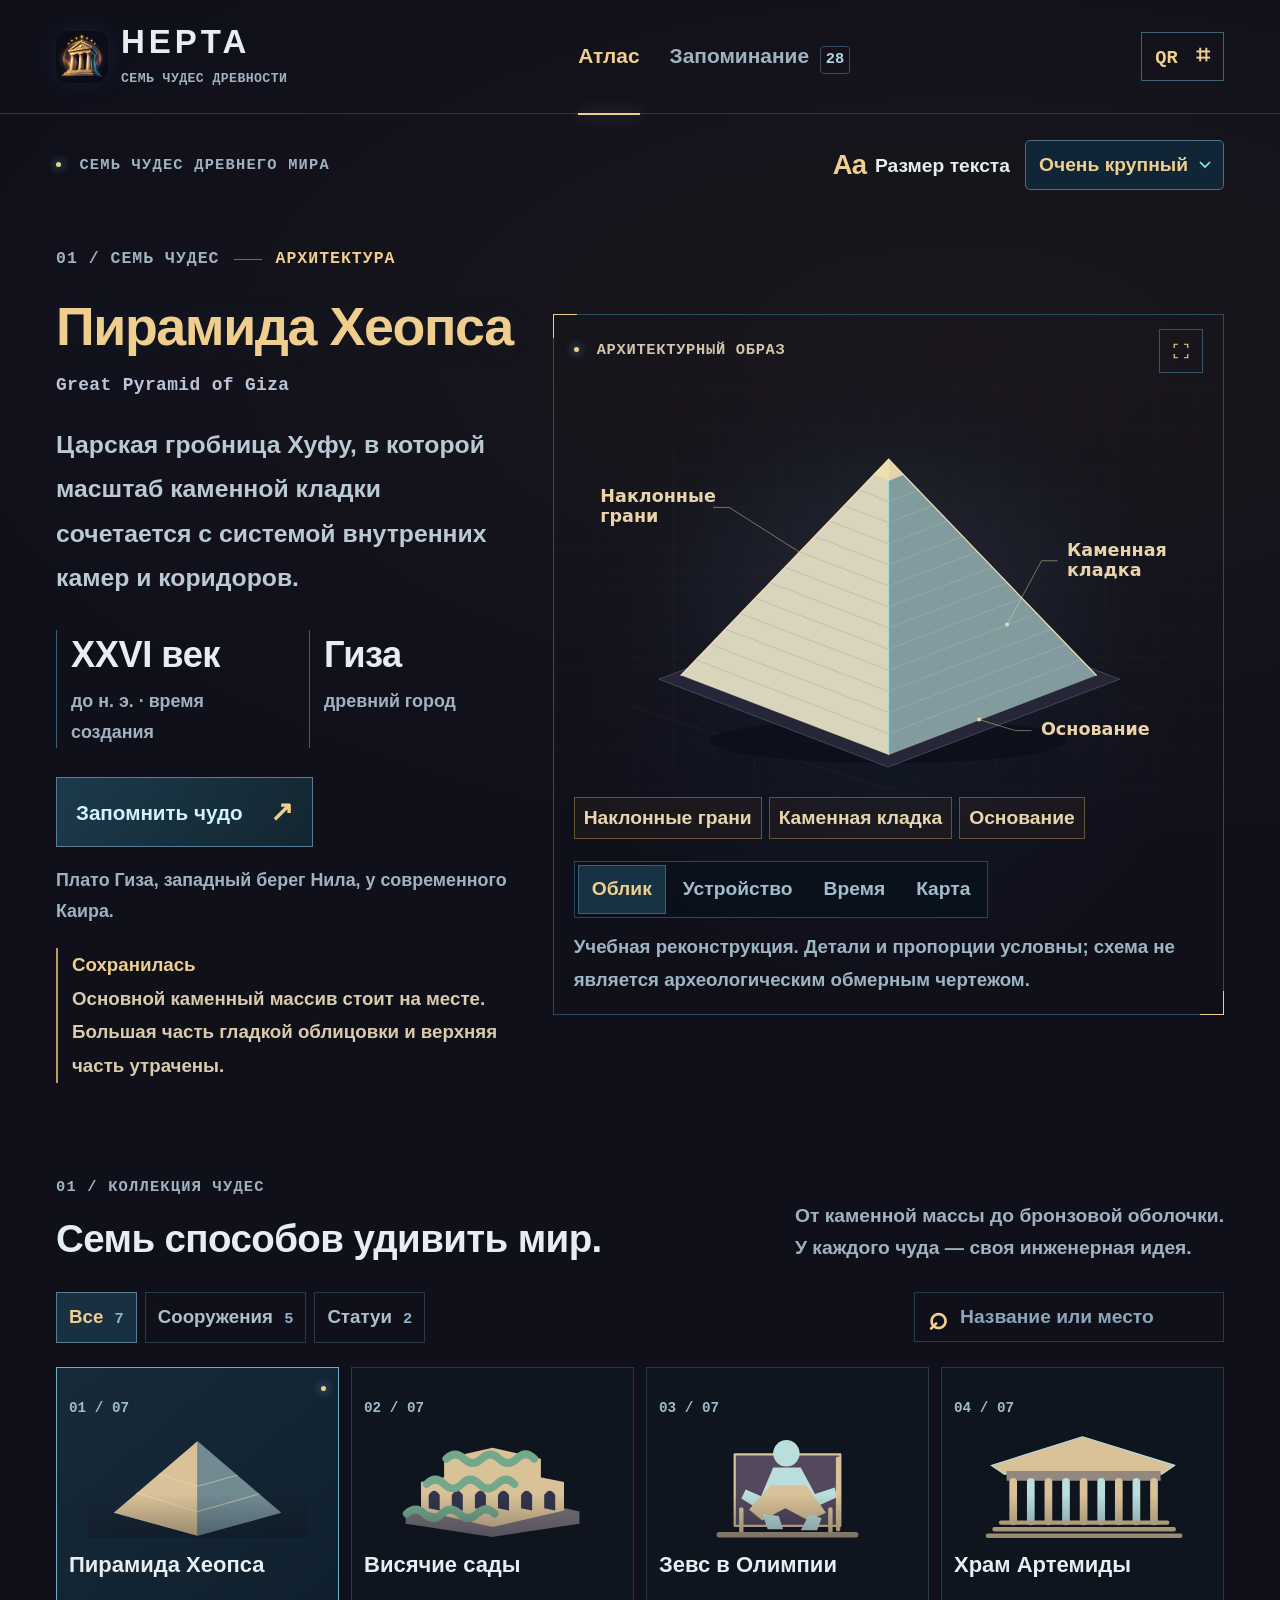
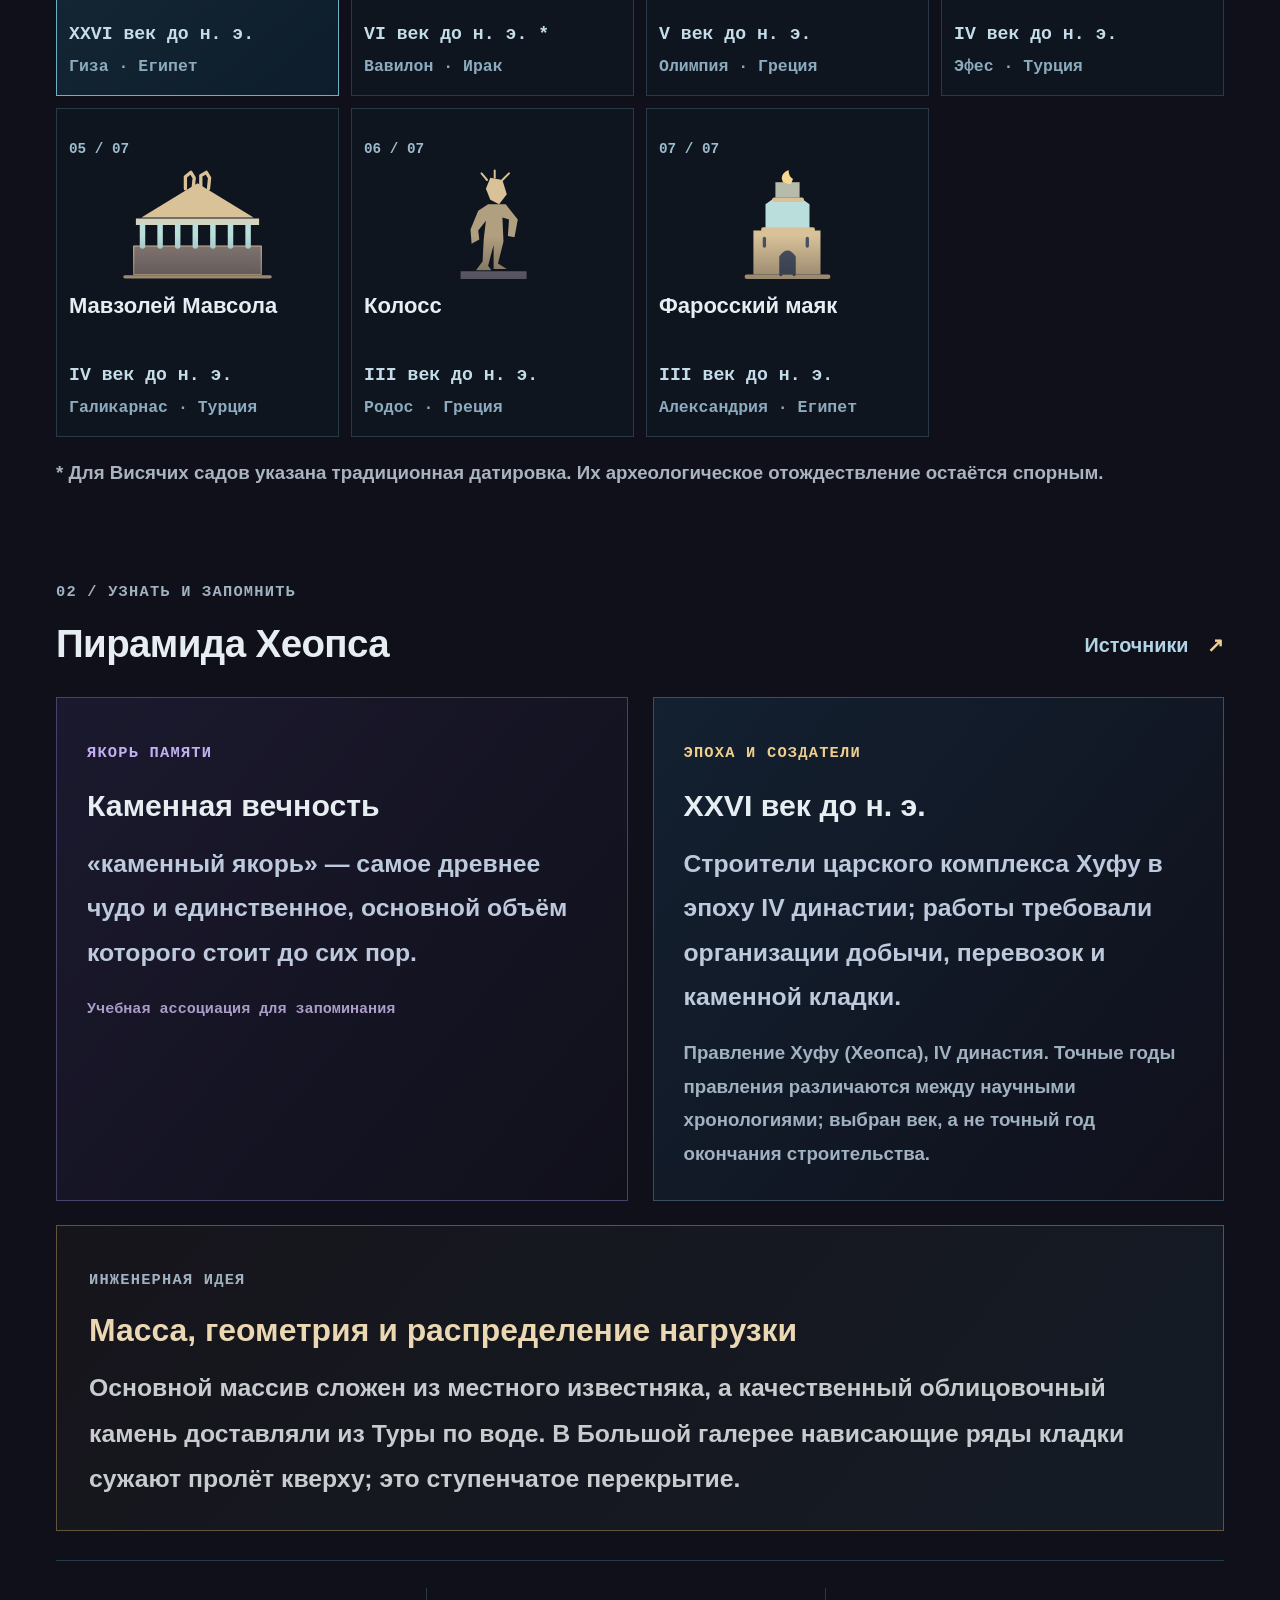
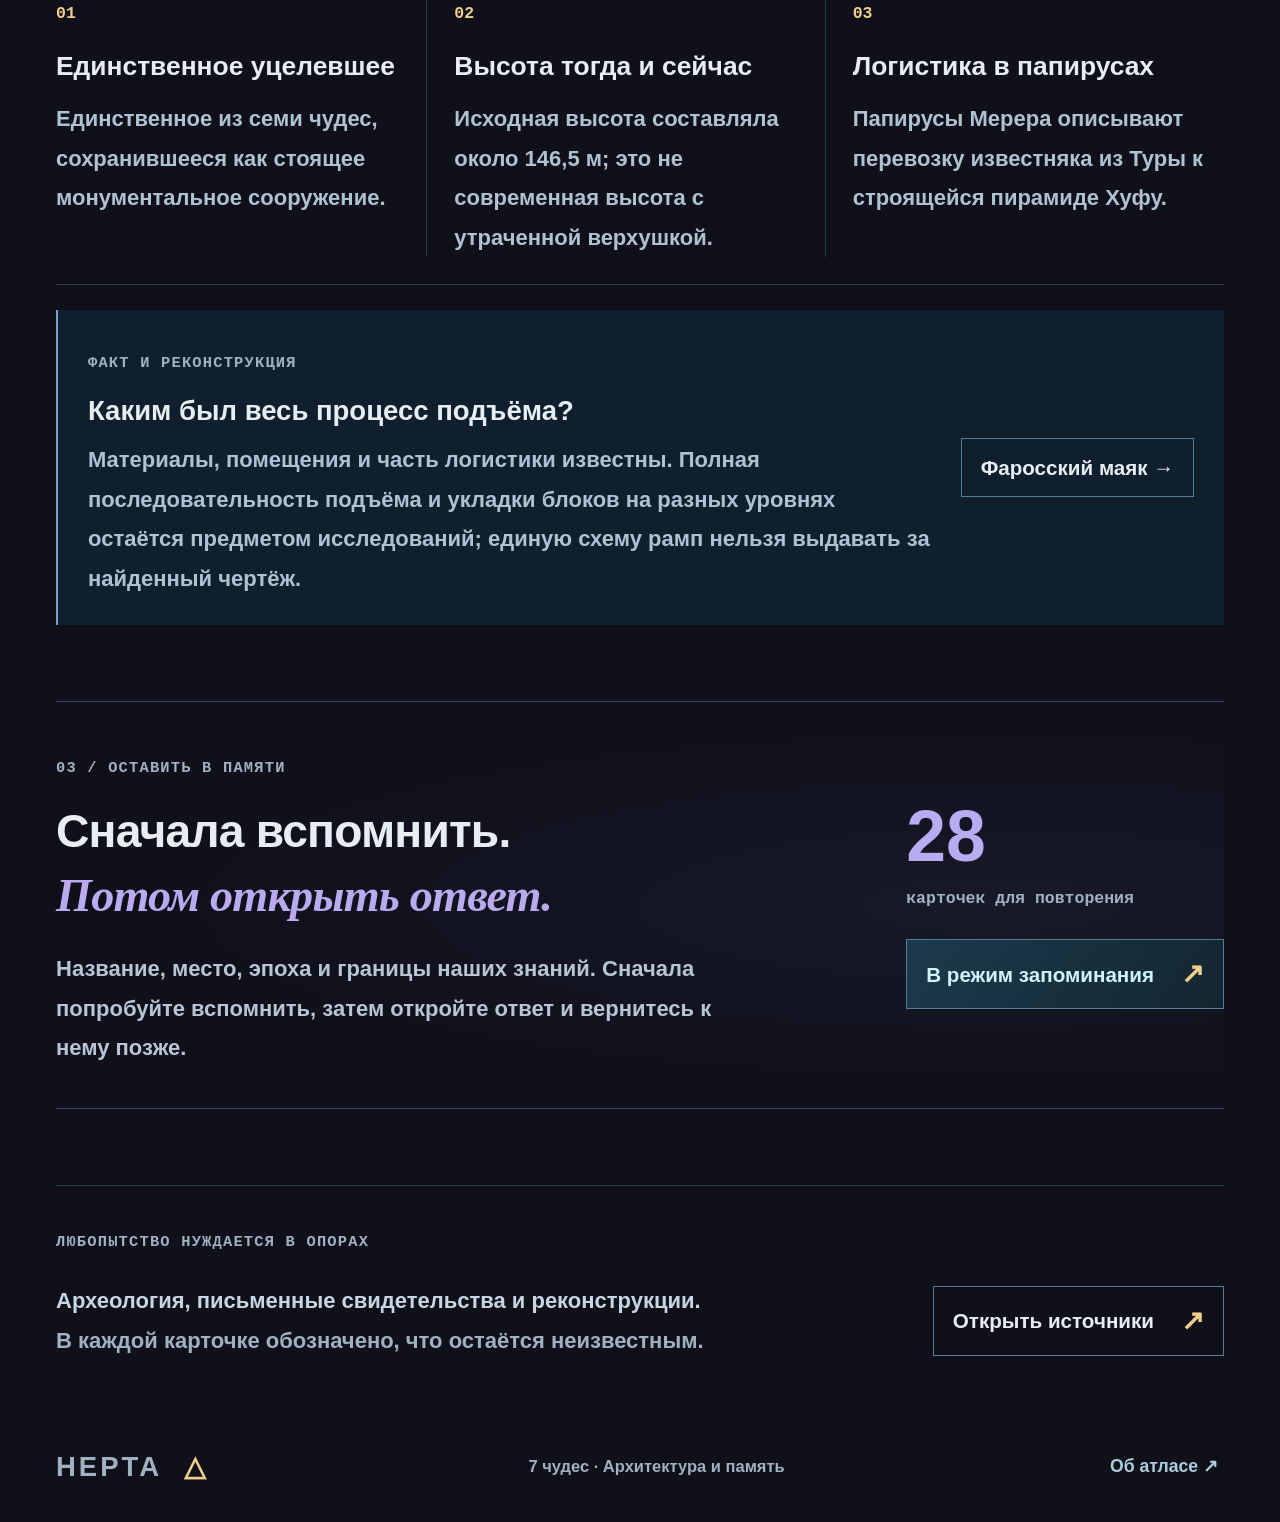
<file: docs/HEPTA.html>
<!doctype html>
<html lang="ru" data-text-size="large">
<head>
  <meta name="atlas-app" content="hepta"><meta name="atlas-version" content="r-9ae9ece71d1e0030e328"><meta name="atlas-built" content="2026-10-10T07:11:37+00:00">
  <meta charset="utf-8"><meta name="viewport" content="width=device-width,initial-scale=1">
  <meta name="theme-color" content="#10101b"><meta name="description" content="HEPTA — семь чудес Древнего мира. Архитектурные схемы, история, карта и карточки для запоминания.">
  <meta name="application-name" content="HEPTA"><meta name="apple-mobile-web-app-title" content="HEPTA"><meta name="apple-mobile-web-app-capable" content="yes"><meta name="mobile-web-app-capable" content="yes">
  <link rel="icon" type="image/png" sizes="32x32" href="[data-uri]"><link rel="apple-touch-icon" sizes="180x180" href="[data-uri]">
  <title>HEPTA — Семь чудес Древнего мира</title>
  <script>try{const v=localStorage.getItem('hepta-text-size');if(['normal','large','xlarge'].includes(v))document.documentElement.dataset.textSize=v;}catch{}</script>
  <style>:root{color-scheme:dark;--bg:#10101b;--panel:#1b1c29;--border:#283948;--text:#e7eef2;--muted:#a0b2c1;--cyan:#f0ce8d;--violet:#c3b5ec;--amber:#9ce7e8;--sans:-apple-system,BlinkMacSystemFont,"Segoe UI",Arial,sans-serif;--mono:Menlo,Consolas,"Liberation Mono",monospace;--serif:Georgia,"Times New Roman",serif}
*{box-sizing:border-box}html{font-size:16px;scroll-behavior:smooth;scroll-padding-top:30px;-webkit-text-size-adjust:100%;text-size-adjust:100%}html[data-text-size=large]{font-size:18px}html[data-text-size=xlarge]{font-size:20px}body{margin:0;background:var(--bg);color:var(--text);font-family:var(--sans);font-size:1.125rem;font-weight:600;line-height:1.75;-webkit-font-smoothing:antialiased;background-image:radial-gradient(ellipse 80% 500px at 75% 350px,#61452420,transparent)}button,input,select{font:inherit}button{color:inherit;background:none;border:0;cursor:pointer}a{color:inherit;text-decoration:none}button,a,select,input{-webkit-tap-highlight-color:transparent}button:focus-visible,a:focus-visible,select:focus-visible,input:focus-visible,[tabindex]:focus-visible{outline:2px solid var(--cyan);outline-offset:4px}button:disabled{cursor:default;opacity:.45}button[hidden],[hidden]{display:none!important}svg{display:block}::selection{background:#3b6a96;color:white}.skip-link{position:fixed;left:20px;top:-90px;background:var(--cyan);color:#0b1824;padding:12px 20px;z-index:100}.skip-link:focus{top:15px}.site-header{max-width:1560px;margin:auto;padding:24px 56px;display:flex;align-items:center;gap:35px;border-bottom:1px solid var(--border)}.brand{display:flex;align-items:center;gap:13px;flex-shrink:0}.app-icon{width:52px;height:52px;border-radius:13px;box-shadow:0 0 24px #458cca1c}.brand>span{font-size:1.5rem;font-weight:750;letter-spacing:4px;line-height:1.1}.brand small{display:block;font:700 .6rem/1.6 var(--mono);letter-spacing:1.2px;color:var(--muted);margin-top:8px}.main-nav{display:flex;align-items:center;justify-content:center;gap:30px;margin:auto;font-size:.95rem;font-weight:750}.main-nav button{position:relative;white-space:nowrap;padding:12px 0;color:var(--muted)}.main-nav .active{color:var(--cyan)}.main-nav .active:after{content:"";position:absolute;bottom:-28px;left:0;right:0;height:2px;background:var(--cyan);box-shadow:0 0 16px #7bddfe70}.nav-count{display:inline-grid;place-items:center;min-width:25px;padding:1px 5px;border:1px solid #394d66;color:#b5d5e9;border-radius:4px;margin-left:5px;font:700 .7rem/1.5 var(--mono)}.header-qr{font:750 .85rem var(--mono);padding:10px 13px;border:1px solid #446275;color:var(--cyan);white-space:nowrap}.header-qr span{font-size:1.1rem;padding-left:7px}main{max-width:1440px;margin:auto;padding:0 56px}.utility-bar{display:flex;align-items:center;justify-content:space-between;gap:25px;padding:26px 0 35px}.eyebrow{font:750 .7rem/1.75 var(--mono);letter-spacing:1.2px;color:var(--muted)}.eyebrow i,.viewer-top i{display:inline-block;width:5px;height:5px;vertical-align:middle;margin-right:8px;border-radius:50%;background:var(--cyan);box-shadow:0 0 10px #7fdbff}.reading-controls{display:flex;align-items:center;gap:15px}.reading-controls label{display:flex;align-items:center;gap:9px;font-size:.875rem;font-weight:750;white-space:nowrap}.reading-controls b{font-size:1.25rem;letter-spacing:-1px;color:var(--cyan)}select{font:700 .875rem/1.45 var(--sans);color:var(--cyan);background-color:#102535;border:1px solid #4c7085;border-radius:5px;min-height:46px;padding:10px 34px 10px 13px;max-width:100%;appearance:none;-webkit-appearance:none;background-image:url("data:image/svg+xml,%3Csvg xmlns='http://www.w3.org/2000/svg' width='12' height='8' viewBox='0 0 12 8'%3E%3Cpath d='m1 1 5 5 5-5' fill='none' stroke='%2382e9f7' stroke-width='1.7'/%3E%3C/svg%3E");background-repeat:no-repeat;background-position:right 12px center;background-size:12px 8px}.hero{display:grid;grid-template-columns:minmax(310px,.9fr) minmax(0,1.3fr);gap:32px;align-items:center;min-height:540px}.hero-copy{padding:20px 0}.wonder-meta{font:700 .75rem/1.65 var(--mono);color:var(--cyan);letter-spacing:1px;display:flex;gap:14px;align-items:center;flex-wrap:wrap}.wonder-meta>span:first-child{color:var(--muted)}.wonder-meta i{width:28px;height:1px;background:#567386}h1{font-size:clamp(3rem,5.8vw,4.75rem);line-height:1.15;font-weight:750;letter-spacing:-2.5px;margin:23px 0 13px;color:var(--cyan);text-shadow:0 0 35px #78dfff16}h1.long-title{font-size:clamp(2.25rem,4.2vw,3.6rem);letter-spacing:-1.4px}.wonder-english{font:650 .8125rem/1.75 var(--mono);color:#bbc5da;letter-spacing:.4px;margin:0 0 21px}.hero-summary{font-size:1.125rem;line-height:1.8;color:#bac9d5;max-width:510px;margin:0}.hero-stats{display:flex;flex-wrap:wrap;gap:28px;margin:29px 0}.hero-stats>div{border-left:1px solid #3b5f70;padding-left:14px;min-width:0}.hero-stats strong{display:block;font-size:1.8rem;line-height:1.4;letter-spacing:-.5px;font-weight:750;white-space:nowrap}.hero-stats span{display:block;font:650 .7rem/1.75 var(--mono);color:var(--muted);margin-top:5px;max-width:210px}.primary-button,.secondary-button{display:inline-flex;align-items:center;justify-content:space-between;gap:27px;min-height:50px;padding:12px 19px;border:1px solid #567d95;font-size:.9375rem;font-weight:750;line-height:1.6;text-align:left}.primary-button{background:linear-gradient(125deg,#1c3a4c,#132630);color:#d1f4fa}.primary-button>span,.secondary-button>span{font-size:1.25rem;color:var(--cyan)}.primary-button:hover,.secondary-button:hover{border-color:var(--cyan);background-color:#18364b;box-shadow:0 0 24px #6acafa12}.hero-location{font-size:.8125rem;color:var(--muted);line-height:1.7;max-width:490px;margin:18px 0 0}.viewer{border:1px solid #2b4b60;background:radial-gradient(ellipse at 50% 50%,#14375633,transparent 65%);position:relative;isolation:isolate;min-width:0}.viewer:before,.viewer:after{content:"";position:absolute;width:23px;height:23px;border-color:var(--cyan);pointer-events:none}.viewer:before{top:-1px;left:-1px;border-top:1px solid;border-left:1px solid}.viewer:after{right:-1px;bottom:-1px;border-right:1px solid;border-bottom:1px solid}.viewer-top{display:flex;align-items:center;justify-content:space-between;gap:15px;padding:14px 20px;font:750 .7rem/1.65 var(--mono);letter-spacing:.7px;color:#b0d3e0}.icon-button{display:grid;place-items:center;flex-shrink:0;width:42px;height:42px;border:1px solid #365369;color:var(--cyan);line-height:1}.icon-button svg{width:18px;stroke:currentColor;stroke-width:1.6;fill:none}.icon-button:hover{background:#1a3247}.viewer-content{height:410px;min-height:0;overflow:hidden;position:relative;background-image:linear-gradient(#8ac0e406 1px,transparent 1px),linear-gradient(90deg,#8ac0e406 1px,transparent 1px);background-size:40px 40px}.viewer-content>svg{width:100%;height:100%}.viewer-bottom{display:flex;align-items:center;justify-content:space-between;gap:18px;padding:10px 20px 13px;flex-wrap:wrap}.view-tabs{display:flex;background:#08111bbb;border:1px solid #2c4556;padding:3px;gap:3px}.view-tabs button{font-size:.875rem;font-weight:750;line-height:1.5;color:#a4bccb;padding:9px 17px;border:1px solid transparent;min-height:42px;white-space:nowrap}.view-tabs .active{background:#163243;border-color:#386279;color:var(--cyan)}.viewer-code{font:700 .65rem/1.65 var(--mono);letter-spacing:1px;color:#8faabc}.viewer-note{font-size:.6875rem;line-height:1.75;font-weight:650;color:#9db5c4;margin:0;padding:0 20px 17px}.viewer.expanded{position:fixed;inset:18px;z-index:50;background:var(--bg);box-shadow:0 0 0 35px #030711e8;display:flex;flex-direction:column}.expanded .viewer-content{flex:1;height:auto}.expanded .viewer-bottom,.expanded .viewer-note{width:100%;max-width:900px;align-self:center}.section-heading{display:flex;align-items:flex-end;justify-content:space-between;gap:25px;margin-bottom:27px}.section-heading h2{font-size:1.75rem;font-weight:750;line-height:1.35;letter-spacing:-.6px;margin:9px 0 0}.section-heading>p{font-size:.875rem;line-height:1.7;color:var(--muted);margin:0}.collection{padding-top:58px}.collection-toolbar{display:flex;justify-content:space-between;gap:25px;align-items:center;margin-bottom:24px}.range-filters{display:flex;gap:8px;flex-wrap:wrap}.range-filters button{font-size:.85rem;font-weight:700;white-space:nowrap;padding:8px 12px;border:1px solid var(--border);min-height:42px;color:#adbfcd}.range-filters span{font:700 .7rem var(--mono);color:#8cb3cb;margin-left:6px}.range-filters .active{border-color:#587f91;background:#193042;color:var(--cyan)}.search{display:flex;align-items:center;border:1px solid var(--border);padding:6px 13px;gap:10px;max-width:310px;width:100%}.search span{font-size:1.5rem;line-height:1;color:var(--cyan)}.search input{font-size:.875rem;width:100%;min-width:0;border:0;background:none;color:var(--text);outline:none;min-height:33px}.search:focus-within{border-color:var(--cyan)}.search input::placeholder{color:#8ca6b7}.wonder-grid{display:grid;grid-template-columns:repeat(7,minmax(0,1fr));gap:12px}.wonder-card{border:1px solid var(--border);background:#0e1a248c;padding:14px 12px;text-align:left;position:relative;min-width:0;transition:background .15s,border-color .15s}.wonder-card:hover{background:#172c3b;border-color:#49758f}.wonder-card.selected{border-color:#6eafc2;background:linear-gradient(140deg,#1d3b4e99,#0d1d2b)}.wonder-card.selected:after{content:"";position:absolute;right:12px;top:18px;width:5px;height:5px;border-radius:50%;background:var(--cyan);box-shadow:0 0 10px #73dffe}.wonder-card-number{font:700 .65rem var(--mono);color:#9dbbcc}.wonder-card-visual{height:68px;margin:3px 0 11px}.wonder-card-visual svg{width:100%;height:100%}.wonder-card-name{font-size:.825rem;font-weight:750;line-height:1.45;display:block;min-height:2.9em}.wonder-card-alt{font:700 .72rem/1.6 var(--mono);display:block;color:#c5dde8;margin-top:7px}.wonder-card-range{font:650 .6rem/1.7 var(--mono);color:#8cabbf;display:block;margin-top:4px;letter-spacing:.4px}.empty-search{padding:35px 20px;border:1px solid var(--border);text-align:center;font-size:1rem;color:var(--muted)}.empty-search button{color:var(--cyan);text-decoration:underline;margin-left:10px}.wonder-details{padding-top:76px}.text-button{font-size:.9rem;font-weight:750;line-height:1.6;color:#b2d5e6;padding:8px 0}.text-button>span{margin-left:13px;color:var(--cyan)}.insight-grid{display:grid;grid-template-columns:1fr 1fr;gap:25px}.memory-anchor,.historical-context{padding:29px 30px;border:1px solid #4a416b;background:linear-gradient(130deg,#29244570,transparent)}.memory-anchor .eyebrow{color:#c2b0f2}.historical-context{border-color:#3b4e62;background:linear-gradient(130deg,#16344a77,transparent)}.historical-context .eyebrow{color:var(--cyan)}.insight-grid h3{font-size:1.375rem;font-weight:750;line-height:1.5;margin:13px 0}.insight-grid p{font-size:1.125rem;line-height:1.8;color:#bdc9dc;margin:0}.memory-anchor small{font:600 .6875rem/1.8 var(--mono);color:#ac9cc7;display:block;margin-top:21px}.historical-context .history-note{font-size:.85rem;margin-top:16px;color:var(--muted)}.facts-grid{display:grid;grid-template-columns:repeat(3,1fr);gap:27px;border-top:1px solid var(--border);border-bottom:1px solid var(--border);margin-top:29px;padding:27px 0}.fact-item{border-right:1px solid var(--border);padding-right:26px}.fact-item:last-child{border-right:0;padding-right:0}.fact-item>span{font:700 .75rem var(--mono);color:var(--cyan)}.fact-item h3{font-size:1.2rem;font-weight:750;line-height:1.5;margin:16px 0 12px}.fact-item p{font-size:1rem;line-height:1.8;color:#afc2d0;margin:0}.pair-panel{display:flex;align-items:center;justify-content:space-between;gap:28px;padding:27px 30px;background:#101f2e;border-left:2px solid #7a9fc9;margin-top:25px}.pair-panel>div{flex:1;min-width:0}.pair-panel h3{font-size:1.25rem;line-height:1.5;margin:9px 0;font-weight:750}.pair-panel p{font-size:1rem;line-height:1.8;color:#afc1d3;margin:0}.pair-panel button{max-width:280px;flex-shrink:0}.learn-invite{display:flex;justify-content:space-between;align-items:center;gap:60px;border-top:1px solid #33435c;border-bottom:1px solid #33435c;padding:40px 0;margin:76px 0;background:radial-gradient(ellipse at 80% 50%,#2730494a,transparent 65%)}.learn-invite>div:first-child{max-width:690px}.learn-invite h2{font-size:2.1rem;font-weight:700;line-height:1.4;letter-spacing:-.8px;margin:13px 0 20px}.learn-invite em{font-family:var(--serif);color:#baaaf0;font-weight:600}.learn-invite p{font-size:1rem;line-height:1.8;color:#b8c5d4;margin:0}.invite-action{display:flex;align-items:flex-start;flex-direction:column;min-width:300px}.invite-count{font-size:3.25rem;font-weight:700;line-height:1;color:#b9abf2}.invite-label{font:600 .75rem/1.8 var(--mono);color:var(--muted);margin:12px 0 25px}.source-strip{border-top:1px solid var(--border);padding:30px 0;margin:60px 0 30px}.source-strip>div{display:flex;justify-content:space-between;align-items:center;gap:30px}.source-strip p{font-size:1rem;line-height:1.8;color:#c8d6e2}.source-strip p span{color:var(--muted)}.source-strip button{flex-shrink:0}footer{max-width:1440px;margin:auto;padding:0 56px 30px;display:flex;align-items:center;justify-content:space-between;gap:25px;font-size:.75rem;color:var(--muted);line-height:1.8}.footer-brand{font-size:1.25rem;font-weight:750;letter-spacing:3px;display:flex;align-items:center;gap:22px}.footer-brand span{color:var(--cyan)}footer button{font-size:.8rem;color:#adcdde}.learn-heading{padding:20px 0 30px}.learn-heading h1{color:#e6eef9;font-size:clamp(2.8rem,5.3vw,4rem);margin:14px 0 20px}.learn-heading h1 em{font-family:var(--serif);color:#b9a9ee;font-weight:600}.learn-heading>p{font-size:1.125rem;color:#b8c6d6;line-height:1.8;max-width:790px;margin:0}.study-stats{display:grid;grid-template-columns:repeat(3,1fr);border-top:1px solid var(--border);border-bottom:1px solid var(--border);padding:27px 0;gap:27px}.study-stats>div{border-left:1px solid #3a536b;padding-left:21px}.study-stats strong{display:block;font-size:2.1rem;font-weight:700;line-height:1.3}.study-stats span{font-size:.85rem;color:var(--muted);display:block;margin-top:7px}.study-stats>div:first-child strong{color:var(--cyan)}.review-setup{background:#111e2c;border:1px solid #2f4358;padding:29px 31px;margin-top:30px}.setup-fields{display:grid;grid-template-columns:1fr 1fr;gap:27px}.setup-fields label{font-size:.875rem;font-weight:700;color:#afc1d0}.setup-fields select{display:block;width:100%;margin-top:10px;color:#d7eaf7}.start-review{display:flex;align-items:center;justify-content:space-between;gap:25px;border-top:1px solid #2d4054;margin-top:27px;padding-top:25px}.start-review h2{font-size:1.375rem;font-weight:750;line-height:1.5;margin:0 0 8px}.start-review p{font-size:.95rem;color:#acbfd0;line-height:1.7;margin:0;max-width:660px}.start-review .primary-button{flex-shrink:0}.review-setup>.text-button{margin-top:18px}.study-method{display:grid;grid-template-columns:repeat(3,1fr);gap:32px;padding-top:40px}.study-method>div>span{font:700 .8rem var(--mono);color:var(--violet)}.study-method h3{font-size:1.25rem;line-height:1.5;margin:13px 0 9px;font-weight:750}.study-method p{font-size:1rem;color:#afc0d0;line-height:1.8;margin:0}.review-session{max-width:890px;margin:0 auto}.session-top{display:flex;align-items:center;justify-content:space-between;gap:20px;margin-bottom:17px}.session-top>span{font:700 .8rem/1.7 var(--mono);color:#b3c9dc}.session-progress{height:3px;background:#243246;margin-bottom:23px}.session-progress>span{display:block;height:100%;background:linear-gradient(90deg,var(--cyan),var(--violet));transition:width .2s}.flashcard{min-height:450px;text-align:center;padding:38px 45px;border:1px solid #476479;background:radial-gradient(ellipse at 50% 0,#21344d77,transparent 75%),#101b2a;box-shadow:0 0 40px #060d191a;display:flex;flex-direction:column;justify-content:center}.flashcard>.eyebrow{color:#acc5dc}.card-motif{color:#7cdcef;font:3.2rem/1 var(--serif);margin:22px 0 12px;text-shadow:0 0 25px #82dbff44}.flashcard h2{font-size:1.7rem;font-weight:750;line-height:1.5;letter-spacing:-.5px;margin:15px auto;max-width:720px}.flashcard #card-hint{font-size:1rem;line-height:1.8;max-width:620px;color:#a9bfce;margin:17px auto 27px}.flashcard .primary-button{margin:0 auto;gap:40px}.flashcard #card-answer{font-size:2.1rem;color:var(--cyan);line-height:1.4}.answer-detail{font-size:1.125rem;color:#c3d4e2;line-height:1.8}.answer-anchor{border-top:1px solid #3c3859;text-align:left;padding-top:19px;margin:22px 0 12px}.answer-anchor>span{font:750 .75rem var(--mono);color:var(--violet);letter-spacing:1px}.answer-anchor p{font-size:1rem;line-height:1.8;color:#c6beda;margin:8px 0 0}.rating-buttons{display:grid;grid-template-columns:repeat(3,1fr);gap:13px;margin-top:20px}.rating-buttons button{padding:18px 12px;border:1px solid #46506a;background:#111f30;min-width:0}.rating-buttons button:first-child{border-color:#77613e;background:#2b241d}.rating-buttons button:last-child{border-color:#546194;background:#1c263f}.rating-buttons button:hover{border-color:var(--cyan)}.rating-buttons strong{display:block;font-size:1.0625rem;line-height:1.5;font-weight:750}.rating-buttons span{display:block;font-size:.8rem;line-height:1.6;color:#a8becf;margin-top:5px}.rating-buttons button:first-child span{color:#d2b791}.study-footnote{font-size:.8rem;line-height:1.8;color:#94afc2;margin:21px 0 0}.review-complete{text-align:center;border:1px solid #34596b;padding:45px 35px;background:#101e2c;max-width:840px;margin:auto}.finish-symbol{color:var(--cyan);font-size:3rem}.review-complete h2{font-size:2rem;font-weight:750;line-height:1.4}.review-complete p{font-size:1.125rem;line-height:1.8;color:#b4c8d7}.review-complete button{margin:18px auto 0}.height-chart{height:100%;overflow-y:auto;padding:8px 20px 15px;scrollbar-width:thin;scrollbar-color:#467590 #0b1724}.chart-intro{font-size:.75rem;color:var(--muted);line-height:1.7;margin:0 0 13px}.height-row{display:grid;grid-template-columns:minmax(105px,1.4fr) minmax(20px,1fr) auto;align-items:center;gap:13px;border-bottom:1px solid #243c4d;min-height:44px;width:100%;padding:9px 0;text-align:left}.height-row .chart-name{font-size:.8rem;font-weight:700;line-height:1.5}.height-row .chart-value{font:700 .7rem var(--mono);color:#afcede;white-space:nowrap}.bar-track{height:5px;background:#233346;display:block}.bar-track i{display:block;min-width:3px;height:100%;background:#617695}.height-row.active{color:var(--cyan)}.height-row.active .bar-track i{background:var(--cyan);box-shadow:0 0 13px #84dcff33}.map-dot{cursor:pointer}.map-dot .map-hit{fill:transparent}.map-dot .map-badge{fill:#102438;stroke:#72bad7;stroke-width:1.4}.map-dot text{font:750 23px var(--sans);text-anchor:middle;dominant-baseline:middle;fill:#d7f2ff;pointer-events:none}.map-dot.active .map-badge{fill:#4c3b27;stroke:var(--amber);stroke-width:2}.map-dot:focus-visible .map-badge{stroke:white;stroke-width:3}.map-caption{font:700 20px var(--mono);fill:#8eafc9;letter-spacing:1px}.map-degree{font:600 17px var(--mono);fill:#64849b}dialog{background:#101e2c;color:var(--text);border:1px solid #466579;padding:30px 34px;max-width:860px;width:calc(100% - 30px);max-height:88dvh;box-shadow:0 0 90px #0008}dialog::backdrop{background:#030a13e8;backdrop-filter:blur(8px)}.dialog-top{display:flex;align-items:center;justify-content:space-between;gap:15px}dialog h2{font-size:1.8rem;font-weight:750;line-height:1.4;margin:22px 0}dialog>p{font-size:1rem;line-height:1.8;color:#bbccda}.source-group{border-top:1px solid var(--border);padding-top:18px;margin-top:25px}.source-group h3{font-size:1.3rem;font-weight:750;margin:5px 0 15px}.source-link{display:block;border-left:1px solid #52748f;padding-left:16px;margin:18px 0}.source-link strong{display:block;font-size:.9375rem;line-height:1.75;color:var(--cyan);font-weight:750}.source-link span{display:block;font-size:.875rem;color:#a3bbcd;line-height:1.75;margin-top:5px}.source-link:hover strong{text-decoration:underline}.source-policy{font-size:.8rem;line-height:1.85;border-top:1px solid var(--border);padding-top:20px;margin-top:28px}.height-note{font-size:.85rem;color:#b6c8d8;line-height:1.8}.qr-art{background:white;max-width:270px;margin:23px auto}.qr-art svg{width:100%;height:auto}#qr-dialog{max-width:490px;text-align:center}#qr-dialog .dialog-top{text-align:left}#qr-dialog>p{font-size:1rem}.qr-url{display:block;font:700 .8rem/1.8 var(--mono);color:var(--cyan);overflow-wrap:anywhere;margin:21px 0}#qr-dialog>.secondary-button{margin:0 auto}.toast{position:fixed;left:50%;bottom:24px;transform:translate(-50%,20px);padding:12px 23px;border:1px solid #567993;background:#132c3d;color:#dbf2ff;opacity:0;pointer-events:none;transition:.2s;z-index:100;font-size:.9rem;text-align:center;max-width:calc(100% - 32px)}.toast.show{opacity:1;transform:translate(-50%,0)}
@media(min-width:1500px){.viewer-content{height:450px}}
@media(max-width:1200px){.site-header{padding:23px 35px;gap:24px}main{padding:0 35px}.hero{grid-template-columns:minmax(280px,.95fr) minmax(0,1.05fr);gap:24px}.hero-stats{gap:19px}.hero-stats strong{font-size:1.6rem}.viewer-content{height:380px}.viewer-top{font-size:.65rem}.viewer-bottom{padding:12px 14px}.viewer-code{display:none}.wonder-grid{grid-template-columns:repeat(4,minmax(0,1fr))}.wonder-card-name{font-size:.925rem}.wonder-card-visual{height:72px}.wonder-card-range{font-size:.6875rem}.wonder-card-alt{font-size:.8rem}.pair-panel{flex-wrap:wrap}.pair-panel button{max-width:none}.learn-invite{gap:35px}.invite-action{min-width:260px}footer{padding:0 35px 30px}.main-nav{gap:24px}.hero-location{font-size:.8rem}.hero-summary{font-size:1.0625rem}}
@media(max-width:1000px){.hero{grid-template-columns:1fr;gap:26px}.hero-copy{padding-top:10px;max-width:850px}.hero h1{font-size:3.9rem}.hero h1.long-title{font-size:3rem}.hero-summary{font-size:1.125rem;max-width:750px}.hero-stats{gap:40px}.hero-stats strong{font-size:2rem}.hero-location{max-width:750px}.viewer-content{height:470px}.viewer-bottom{justify-content:space-between;padding:10px 20px 17px}.viewer-code{display:block}.section-heading{flex-wrap:wrap}.section-heading>p br{display:none}.collection-toolbar{flex-wrap:wrap}.search{max-width:340px}.facts-grid{grid-template-columns:1fr;gap:0;padding:0}.fact-item{border-right:0;border-bottom:1px solid var(--border);padding:26px 0}.fact-item:last-child{border-bottom:0;padding:26px 0}.fact-item h3{margin-top:9px}.fact-item p{font-size:1.125rem}.learn-invite{gap:35px;align-items:flex-start}.learn-invite h2{font-size:1.8rem}.invite-action{min-width:230px}.invite-action .primary-button{font-size:.875rem;padding:12px 15px;gap:17px}.start-review{flex-wrap:wrap}.study-method{gap:23px}.source-strip>div{flex-wrap:wrap}.brand small{font-size:.55rem}.main-nav{font-size:.875rem;gap:20px}.study-stats span{font-size:.8rem}.insight-grid{gap:20px}.memory-anchor,.historical-context{padding:25px}.height-row{grid-template-columns:minmax(130px,1.1fr) 2fr auto}.height-row .chart-name{font-size:1rem}.height-row .chart-value{font-size:.8rem}.chart-intro{font-size:.8rem}}
@media(max-width:760px){.site-header{padding:19px 25px;gap:18px;flex-wrap:wrap}.brand>span{font-size:1.45rem}.brand small{display:none}.app-icon{width:46px;height:46px;border-radius:12px}.main-nav{order:3;flex-basis:100%;justify-content:space-between;margin:0;gap:20px}.main-nav .active:after{bottom:-19px}.header-qr{margin-left:auto}.utility-bar{padding:24px 0 28px;flex-wrap:wrap;gap:18px}.utility-caption{font-size:.6875rem}.reading-controls{margin-left:auto}.hero h1{font-size:3.4rem}.hero h1.long-title{font-size:2.65rem}.wonder-grid{grid-template-columns:repeat(3,minmax(0,1fr))}.wonder-card-name{font-size:.825rem}.wonder-card-range{font-size:.625rem}.section-heading h2{font-size:1.6rem}.collection-toolbar{gap:18px}.search{max-width:100%}.insight-grid{grid-template-columns:1fr}.pair-panel{padding:24px}.learn-invite{flex-direction:column}.invite-action{width:100%;min-width:0;display:grid;grid-template-columns:auto 1fr;gap:8px 20px;align-items:center}.invite-label{margin:0;max-width:230px}.invite-action .primary-button{grid-column:1/-1;justify-self:start;margin-top:16px;font-size:1rem}.source-strip button{max-width:100%}.study-method{grid-template-columns:1fr;gap:25px}.study-method h3{margin:8px 0}.study-stats{gap:15px}.study-stats>div{padding-left:15px}.study-stats span{font-size:.75rem}.setup-fields{grid-template-columns:1fr;gap:20px}.flashcard{padding:32px;min-height:430px}.review-setup{padding:25px}.flashcard h2{font-size:1.5rem}.flashcard #card-answer{font-size:1.8rem}footer{flex-wrap:wrap;gap:18px}.viewer-content{height:410px}}
@media(max-width:500px){main{padding:0 20px}.site-header{padding:18px 20px}.brand>span{font-size:26px;letter-spacing:3px}.app-icon{width:45px;height:45px}.main-nav{font-size:.9375rem;gap:16px}.nav-count{font-size:.7rem}.reading-controls{justify-content:space-between;gap:12px;width:100%;flex-wrap:wrap}.reading-controls label{font-size:.875rem}.reading-controls select{font-size:.875rem}.utility-bar{gap:14px}.hero{gap:24px}.hero-copy{padding:0}.wonder-meta{font-size:.75rem;gap:10px}.hero h1{font-size:clamp(2.6rem,12.2vw,3.7rem);letter-spacing:-1.5px;margin:19px 0 10px}.hero h1.long-title{font-size:clamp(2rem,9.2vw,2.75rem);letter-spacing:-1.2px}.wonder-english{font-size:.75rem}.hero-summary{font-size:1.125rem;line-height:1.8}.hero-stats{gap:28px;margin:26px 0}.hero-stats strong{font-size:1.75rem}.hero-stats span{font-size:.6875rem;max-width:155px}.hero-stats>div{padding-left:12px}.primary-button,.secondary-button{font-size:1rem;gap:22px}.hero-location{font-size:.8125rem}.viewer-top{padding:13px 14px;font-size:.625rem;gap:10px}.viewer-content{height:290px}.viewer-bottom{padding:10px 12px 14px;justify-content:center}.viewer-code{display:none}.view-tabs{width:100%;justify-content:center}.view-tabs button{flex:1;padding:9px 12px;font-size:.875rem}.viewer-note{font-size:.6875rem;padding:0 15px 16px}.viewer.expanded{inset:10px;overflow:auto}.expanded .viewer-content{min-height:280px;flex:1 0 280px}.expanded .viewer-top{font-size:.7rem}.expanded .viewer-note,.expanded .viewer-bottom{flex-shrink:0}.collection{padding-top:46px}.section-heading{align-items:flex-start;gap:18px;margin-bottom:24px}.section-heading h2{font-size:1.625rem}.section-heading .eyebrow{font-size:.6875rem}.section-heading>p{font-size:.875rem}.range-filters{gap:8px}.range-filters button{font-size:.8rem;padding:8px 10px}.range-filters span{font-size:.7rem;margin-left:4px}.wonder-grid{grid-template-columns:repeat(2,minmax(0,1fr));gap:12px}.wonder-card{padding:15px 13px}.wonder-card-name{font-size:.875rem;min-height:2.9em}.wonder-card-alt{font-size:.8rem}.wonder-card-number{font-size:.7rem}.wonder-card-range{font-size:.6rem;letter-spacing:.1px}.wonder-card-visual{height:75px;margin:7px 0 12px}.wonder-details{padding-top:55px}.memory-anchor,.historical-context{padding:25px 23px}.insight-grid h3{font-size:1.35rem}.insight-grid p{font-size:1.125rem}.facts-grid{margin-top:23px}.fact-item h3{font-size:1.25rem}.pair-panel{padding:22px;gap:22px}.pair-panel h3{font-size:1.25rem}.pair-panel p{font-size:1.125rem}.pair-panel button{font-size:.9375rem}.learn-invite{padding:30px 0;margin:54px 0}.learn-invite h2{font-size:1.85rem}.learn-invite p{font-size:1.125rem}.source-strip{margin:45px 0 28px}.source-strip .eyebrow{font-size:.625rem}.source-strip p{font-size:1rem}.source-strip>div{gap:14px}footer{padding:0 20px 28px}.footer-brand{font-size:1.2rem}footer>span{width:100%;order:3;font-size:.75rem}footer button{margin-left:auto}.learn-heading{padding-top:7px}.learn-heading h1{font-size:2.4rem;letter-spacing:-1px}.learn-heading h1 em{display:block}.learn-heading>p{font-size:1.125rem}.study-stats{gap:18px;grid-template-columns:1fr 1fr}.study-stats>div:last-child{grid-column:1/-1;display:flex;align-items:center;gap:14px}.study-stats>div:last-child strong{font-size:1.25rem}.study-stats>div:last-child span{margin-top:0}.study-stats strong{font-size:2rem}.study-stats span{font-size:.8125rem}.review-setup{padding:24px 20px}.setup-fields label{font-size:.875rem}.setup-fields select{font-size:.875rem;width:100%;min-width:0}.start-review h2{font-size:1.375rem}.start-review p{font-size:1rem}.review-setup>.text-button{font-size:.875rem;text-align:left}.start-review .primary-button{font-size:1rem;width:100%;gap:15px}.study-method p{font-size:1.125rem}.flashcard{padding:27px 22px;min-height:420px}.flashcard>.eyebrow{font-size:.7rem}.flashcard h2{font-size:1.45rem}.flashcard #card-question{overflow-wrap:normal}.flashcard #card-hint{font-size:1rem}.flashcard .primary-button{font-size:.9375rem;gap:18px}.flashcard #card-answer{font-size:1.65rem;overflow-wrap:normal}.answer-detail{font-size:1.125rem}.answer-anchor p{font-size:1rem}.rating-buttons{gap:8px}.rating-buttons button{padding:16px 8px}.rating-buttons strong{font-size:.825rem}.rating-buttons span{font-size:.6875rem;line-height:1.7}.session-top .text-button{font-size:.875rem}.session-top>span{font-size:.6875rem;max-width:120px;text-align:right}.study-footnote{font-size:.75rem}.review-complete{padding:30px 20px}.review-complete h2{font-size:1.65rem}.review-complete p{font-size:1.125rem}.height-chart{padding:6px 14px 14px}.height-row{grid-template-columns:minmax(90px,1.2fr) minmax(12px,.8fr) auto;gap:9px;min-height:48px}.height-row .chart-name{font-size:.75rem}.height-row .chart-value{font-size:.625rem}.chart-intro{font-size:.6875rem}.map-dot text{font-size:31px}.map-dot .map-badge{r:24px}dialog{padding:24px 21px}dialog h2{font-size:1.5rem}dialog>p{font-size:1rem}.source-group h3{font-size:1.25rem}.source-link strong{font-size:.9375rem}.source-link span{font-size:.875rem}.qr-url{font-size:.75rem}.qr-art{max-width:255px}#qr-dialog>.secondary-button{font-size:.9375rem}.source-policy{font-size:.75rem}}
@media(max-width:370px){main{padding:0 15px}.site-header{padding:16px 15px}.main-nav{font-size:.875rem;gap:10px}.hero-stats{gap:22px}.hero-stats strong{font-size:1.55rem}.hero h1.long-title{font-size:1.9rem}.hero h1{font-size:2.45rem}.wonder-grid{grid-template-columns:1fr}.wonder-card{display:grid;grid-template-columns:80px minmax(0,1fr);gap:3px 15px}.wonder-card-number{grid-column:1/-1}.wonder-card-visual{grid-column:1;grid-row:2/5;height:65px;margin:8px 0}.wonder-card-name{grid-column:2;min-height:0;font-size:.95rem}.wonder-card-alt,.wonder-card-range{grid-column:2;margin:0}.wonder-card-range{font-size:.6875rem}.rating-buttons{grid-template-columns:1fr}.rating-buttons button{display:flex;align-items:center;justify-content:space-between;gap:12px;text-align:left;padding:15px 17px}.rating-buttons strong{font-size:1rem}.rating-buttons span{margin:0;font-size:.75rem}.viewer-content{height:265px}}
@media(min-width:1001px){html[data-text-size=xlarge] .hero{grid-template-columns:minmax(0,1fr) minmax(0,1.2fr)}html[data-text-size=xlarge] .wonder-grid{grid-template-columns:repeat(4,minmax(0,1fr))}html[data-text-size=xlarge] .wonder-card-name{font-size:.925rem}html[data-text-size=xlarge] .collection-toolbar{flex-wrap:wrap}html[data-text-size=xlarge] .learn-invite{flex-wrap:wrap}}
@media(prefers-reduced-motion:reduce){html{scroll-behavior:auto}*,*:before,*:after{transition:none!important;animation:none!important}}

/* Keep comparison text readable when buttons wrap on phones and tablets. */
.pair-panel>div{flex:1 1 360px}
.icon-button{min-width:44px;min-height:44px}
@media(max-width:760px){.pair-panel{flex-direction:column;align-items:stretch}.pair-panel>div{flex:auto}.pair-panel button{align-self:flex-start;max-width:100%;white-space:normal}}
/* Show the mountain early on a phone while keeping all explanatory text large. */
@media(max-width:760px){.hero{display:flex;flex-direction:column;gap:0}.hero-copy{display:contents}.hero .wonder-meta{order:0}.hero h1{order:1}.hero .wonder-english{order:2}.hero>.viewer{order:3;margin:18px 0 12px}.hero .hero-summary{order:4}.hero .hero-stats{order:5}.hero #remember-wonder{order:6;align-self:flex-start;max-width:100%}.hero .hero-location{order:7}}

/* HEPTA: architectural collection and clear evidence notes. */
.brand small{letter-spacing:.4px}
.wonder-grid{grid-template-columns:repeat(4,minmax(0,1fr))}
.wonder-card-name{font-size:1rem;min-height:2.9em}
.wonder-card-visual{height:110px}
.wonder-card-alt{font-size:.825rem}
.wonder-card-range{font-size:.75rem;letter-spacing:0}
.evidence-status{font-size:.85rem;line-height:1.8;color:#dacbab;border-left:2px solid #bd9b60;padding-left:14px;margin:22px 0 0}
.evidence-status strong{color:var(--cyan);display:block;font-weight:750}
.hero-stats strong{font-size:1.65rem;white-space:normal}
.hero-stats span{font-family:var(--sans);font-size:.8125rem}
.viewer-content{background-image:linear-gradient(#bda36c08 1px,transparent 1px),linear-gradient(90deg,#bda36c08 1px,transparent 1px)}
.viewer-top{color:#d1c5ad}
.viewer:before,.viewer:after{color:var(--cyan)}
.view-tabs{display:flex;flex-wrap:wrap}
.view-tabs button{padding:9px 13px}
.viewer-code{display:none}
.engineering-panel{border:1px solid #605439;background:linear-gradient(130deg,#372d202b,#141b25);padding:28px 32px;margin-top:24px}
.engineering-panel h3{font-size:1.45rem;font-weight:750;line-height:1.5;color:#ebd8b3;margin:10px 0}
.engineering-panel p{font-size:1.125rem;color:#c7ccce;line-height:1.85;margin:0}
.timeline-row{display:grid;grid-template-columns:115px minmax(0,1fr);text-align:left;gap:16px;padding:16px 12px;width:100%;border-bottom:1px solid #3e3e45;line-height:1.5}
.timeline-era{font-family:var(--mono);font-size:.85rem;color:#d4b983}
.timeline-era small{display:block;font-size:.625rem;color:#9caaaf}
.timeline-name{font-size:.95rem;font-weight:700}
.timeline-city{display:block;color:var(--muted);font-size:.8rem;font-weight:600;margin-top:4px}
.timeline-row.active{background:#3b32243d;border-left:2px solid var(--cyan);color:var(--cyan)}
.map-dot.active .map-badge{fill:#243e3e;stroke:#9ce7e8}
.history-note{color:#aebecd}
.sources-dialog p{overflow-wrap:break-word}
@media(min-width:1500px){.wonder-grid{grid-template-columns:repeat(4,minmax(0,1fr))}}
@media(max-width:1200px){.wonder-grid{grid-template-columns:repeat(3,minmax(0,1fr))}.view-tabs button{font-size:.8rem}}
@media(max-width:760px){.wonder-grid{grid-template-columns:repeat(2,minmax(0,1fr))}.hero .evidence-status{order:8;width:100%;margin-top:0}.hero h1{max-width:100%;text-align:center}.hero .wonder-english{text-align:center}.viewer-bottom{padding:12px}.view-tabs{display:grid;grid-template-columns:1fr 1fr;width:100%;gap:4px}.view-tabs button{font-size:1rem;padding:9px}.viewer-content{height:370px}.engineering-panel{padding:24px}.timeline-row{grid-template-columns:100px minmax(0,1fr);gap:12px}.wonder-card-name{font-size:.95rem}.wonder-card-range{font-size:.75rem}}
@media(max-width:500px){.viewer-content{height:300px}.wonder-card-name{font-size:.875rem}.wonder-card-visual{height:90px}.wonder-card-alt{font-size:.75rem}.wonder-card-range{font-size:.7rem}.engineering-panel h3{font-size:1.3rem}.hero .wonder-english{font-size:.75rem}.timeline-row{grid-template-columns:90px minmax(0,1fr);gap:8px;padding:13px 5px}.timeline-name{font-size:.8125rem}.timeline-era{font-size:.75rem}.timeline-city{font-size:.75rem}}
@media(max-width:370px){.wonder-grid{grid-template-columns:1fr}.wonder-card-visual{height:82px}.wonder-card-name{font-size:1rem}.wonder-card-alt,.wonder-card-range{font-size:.8rem}.hero h1.long-title{font-size:2rem}.viewer-content{height:265px}}
@media(min-width:1001px){html[data-text-size=xlarge] .wonder-grid{grid-template-columns:repeat(3,minmax(0,1fr))}}

.diagram-key{list-style:none;padding:0 20px;margin:0 0 12px;display:flex;flex-wrap:wrap;gap:7px;font-size:.85rem;line-height:1.5;color:#ead6ae}.diagram-key li{padding:5px 9px;border:1px solid #655335;background:#2b251e66;max-width:100%}.expanded .diagram-key{flex-shrink:0;max-width:950px;width:100%;align-self:center}.collection-note{font-size:.85rem;line-height:1.75;color:#a9b4bf;margin:20px 0 0}@media(max-width:500px){.diagram-key{padding:0 14px;font-size:.8125rem;gap:6px}.collection-note{font-size:.875rem}}
@media(max-width:370px){.hero h1.long-title{font-size:1.7rem}}

/* Larger reading choices; keep the saved keys and user's selected level. */
html,html[data-text-size="normal"]{font-size:20px}
html[data-text-size="large"]{font-size:22px}
html[data-text-size="xlarge"]{font-size:24px}
/* Explicit body sizes avoid a stale rem base during first paint in mobile WebKit. */
body{font-size:22.5px;font-weight:600}
html[data-text-size="large"] body{font-size:24.75px}
html[data-text-size="xlarge"] body{font-size:27px}
button,select,input{font-weight:700}
h1,h2,h3,strong{font-weight:750}
.reading-controls select{min-height:50px}.reading-controls{flex-wrap:wrap}
.range-filters{flex-wrap:wrap}.range-filters button,.view-tabs button{min-height:46px}
.hero,.hero-grid,.hero-copy,.flashcard,.review-setup,.source-group,.source-link,.section-heading>div{min-width:0}
body p{hyphens:auto}
.flashcard #card-answer.long-answer{font-size:1.125rem;line-height:1.7}
.viewer-note,.drawing-disclaimer,.collection-note{font-size:.85rem;line-height:1.75}
.diagram-key,.drawing-notes span{font-size:.875rem;line-height:1.6;font-weight:650}
.wonder-card-name,.peak-card-name,.card-name{font-weight:750}
.hero-stats>div{max-width:100%}.hero-stats strong{white-space:normal}
@media(max-width:1100px){.collection-toolbar,.site-header{flex-wrap:wrap}.hero,.hero-grid{grid-template-columns:1fr}.hero-summary,.hero-tagline{max-width:850px}.evidence-grid{grid-template-columns:1fr}.hero-stats strong{font-size:1.5rem}}
@media(max-width:760px){.rating-buttons{grid-template-columns:1fr}.rating-buttons button{display:flex;justify-content:space-between;align-items:center;gap:15px;text-align:left;padding:15px 18px}.rating-buttons strong{font-size:1rem}.rating-buttons span{font-size:.8rem;margin:0}.site-header .main-nav{flex-basis:100%}.hero h1.long-title{font-size:clamp(1.7rem,8.4vw,2.7rem)}.section-heading h2{font-size:1.6rem}.flashcard{padding:27px 20px}.flashcard h2{font-size:1.25rem}.flashcard #card-answer{font-size:1.45rem}.flashcard #card-answer.long-answer{font-size:1.125rem}.review-setup{padding:24px 20px}.pair-panel{padding:24px 20px}}
@media(max-width:500px){.reading-controls select{max-width:100%}.range-filters{gap:9px}.range-filters button{font-size:.8rem}.view-tabs button{font-size:.95rem}.hero h1:not(.long-title){font-size:clamp(1.85rem,10vw,2.6rem)}.hero-stats{gap:22px}.hero-stats strong{font-size:1.3rem}.hero .wonder-english,.hero .peak-alt{font-size:.75rem}.diagram-key{padding:0 12px}.diagram-key li{padding:6px 8px}.learn-heading h1{font-size:2rem}.main-nav button{padding:12px 0}.flashcard #card-question{hyphens:auto}.flashcard #card-answer{hyphens:auto}}
@media(max-width:370px){.wonder-grid,.peak-grid{grid-template-columns:1fr!important}.hero h1.long-title{font-size:1.55rem}.main-nav{gap:8px}.main-nav button{font-size:.8rem}.nav-count{margin-left:4px;min-width:20px}.reading-controls{gap:12px}.hero .hero-stats{gap:18px}.hero-stats strong{font-size:1.2rem}.viewer-top{padding:12px 10px}.flashcard,.memory-anchor,.historical-context,.evidence-card,.engineering-panel{padding-left:18px;padding-right:18px}}

/* Wide labels retain whole words while controls wrap to another row. */
.view-tabs{flex-wrap:wrap;max-width:100%}.view-tabs button{flex:1 1 auto;min-width:0}
.hero h1{hyphens:auto}
@media(min-width:601px) and (max-width:1000px){.peak-grid{grid-template-columns:repeat(3,minmax(0,1fr))}}
@media(max-width:500px){.viewer,.viewer-bottom,.viewer-content{max-width:100%}.view-tabs button{padding-left:7px;padding-right:7px}.peak-card-name{hyphens:auto}}

h1,h2,h3{hyphens:auto}

@media(max-width:370px){.view-tabs button{font-size:.875rem;padding-left:3px;padding-right:3px}}

.app-updates{margin:28px 0 4px;padding:24px 0 0;border-top:1px solid var(--border,var(--line,#385248));min-width:0}.app-updates h3{font-size:1.2rem;font-weight:750;line-height:1.5;margin:0 0 16px}.update-toggle{display:flex;align-items:center;gap:13px;min-height:48px;font-size:1rem;font-weight:700;cursor:pointer}.update-toggle input{width:25px;height:25px;flex:none;accent-color:var(--cyan,#67f2cd);margin:0}.app-updates .update-status{font-size:1rem;line-height:1.7;font-weight:650;margin:16px 0;color:var(--text,#e7eef2)}.app-updates .update-help{font-size:.85rem;line-height:1.7;color:var(--muted,#b0c6bd);margin:0 0 18px}.update-actions{display:flex;gap:12px;flex-wrap:wrap}.update-actions button{font-size:.9rem;min-height:48px;padding:12px 16px;white-space:normal}.update-version{display:block;font-size:.75rem;color:var(--muted,#b0c6bd);margin-top:16px}.update-banner{position:fixed;left:max(15px,env(safe-area-inset-left));right:max(15px,env(safe-area-inset-right));bottom:max(15px,env(safe-area-inset-bottom));margin:0 auto;max-width:860px;padding:20px 23px;z-index:110;background:#102922;border:1px solid #67aa95;box-shadow:0 10px 60px #0009;display:flex;gap:22px;align-items:center;color:#e9fff3}.update-banner p{font-size:.85rem;font-weight:650;line-height:1.6;margin:0;flex:1;min-width:0}.update-banner>div{display:flex;gap:10px;flex-wrap:wrap;flex-shrink:0}.update-banner button{font-size:.85rem;line-height:1.5;font-weight:700;padding:10px 13px;border:1px solid #77bea6;min-height:46px;color:#d2ffeb}.update-banner button:disabled{opacity:.5;cursor:default}.update-banner[hidden]{display:none!important}@media(max-width:700px){.update-banner{flex-direction:column;align-items:stretch;gap:15px;padding:17px 19px}.update-banner>div{justify-content:flex-end}.update-banner p{font-size:.875rem}.update-actions{flex-direction:column}.update-actions button{width:100%;justify-content:center}}
</style>
</head>
<body>
<a href="#main-content" class="skip-link">К содержанию</a>
<header class="site-header">
 <a class="brand" href="#" data-mode="atlas" aria-label="HEPTA — атлас"><img src="[data-uri]" class="app-icon" width="52" height="52" alt=""><span>HEPTA<small>СЕМЬ ЧУДЕС ДРЕВНОСТИ</small></span></a>
 <nav class="main-nav" aria-label="Разделы приложения"><button type="button" data-mode="atlas" class="active" aria-current="page">Атлас</button><button type="button" data-mode="learn">Запоминание <span class="nav-count" id="nav-due">28</span></button></nav>
 <button type="button" class="qr-trigger header-qr" aria-label="QR-код приложения">QR <span>⌗</span></button>
</header>
<main id="main-content">
 <div class="utility-bar"><span class="eyebrow utility-caption"><i></i> СЕМЬ ЧУДЕС ДРЕВНЕГО МИРА</span><div class="reading-controls"><label for="text-size"><b aria-hidden="true">Aa</b> Размер текста</label><select id="text-size"><option value="normal">Крупный</option><option value="large" selected>Очень крупный</option><option value="xlarge">Максимальный</option></select></div></div>
 <div id="atlas-view">
  <section class="hero" id="wonder-top" aria-label="Выбранное чудо света">
   <div class="hero-copy"><div class="wonder-meta"><span id="wonder-rank"></span><i></i><span id="wonder-range"></span></div><h1 id="wonder-name"></h1><p class="wonder-english" id="wonder-english"></p><p class="hero-summary" id="wonder-summary"></p><div class="hero-stats"><div><strong id="wonder-era"></strong><span>эпоха создания</span></div><div><strong id="wonder-city"></strong><span>древний город</span></div></div><button type="button" class="primary-button" id="remember-wonder">Запомнить чудо <span>↗</span></button><p class="hero-location" id="wonder-location"></p><div class="evidence-status" id="evidence-status"></div></div>
   <div class="viewer" id="viewer"><div class="viewer-top"><span><i></i> <span id="viewer-title">АРХИТЕКТУРНЫЙ ОБРАЗ</span></span><button type="button" id="expand-viewer" class="icon-button" aria-label="Развернуть иллюстрацию" aria-expanded="false"><svg viewBox="0 0 24 24" aria-hidden="true"><path d="M8 3H3v5m13-5h5v5M3 16v5h5m13-5v5h-5"/></svg></button></div><div id="viewer-content" class="viewer-content"></div><ul id="diagram-key" class="diagram-key" aria-label="Подписи схемы"></ul><div class="viewer-bottom"><div class="view-tabs" role="group" aria-label="Вид иллюстрации"><button type="button" data-view="exterior" aria-pressed="true" class="active">Облик</button><button type="button" data-view="structure" aria-pressed="false">Устройство</button><button type="button" data-view="timeline" aria-pressed="false">Время</button><button type="button" data-view="map" aria-pressed="false">Карта</button></div><span class="viewer-code" id="viewer-code"></span></div><p class="viewer-note" id="viewer-note"></p></div>
  </section>
  <section class="collection" id="collection"><div class="section-heading"><div><span class="eyebrow">01 / КОЛЛЕКЦИЯ ЧУДЕС</span><h2>Семь способов удивить мир.</h2></div><p>От каменной массы до бронзовой оболочки.<br>У каждого чуда — своя инженерная идея.</p></div><div class="collection-toolbar"><div class="range-filters" role="group" aria-label="Тип памятника"><button type="button" data-range="all" class="active" aria-pressed="true">Все <span>7</span></button><button type="button" data-range="architecture" aria-pressed="false">Сооружения <span>5</span></button><button type="button" data-range="statue" aria-pressed="false">Статуи <span>2</span></button></div><label class="search"><span aria-hidden="true">⌕</span><input type="search" id="wonder-search" placeholder="Название или место" aria-label="Найти чудо по названию, городу или стране"></label></div><div class="wonder-grid" id="wonder-grid"></div><p class="collection-note">* Для Висячих садов указана традиционная датировка. Их археологическое отождествление остаётся спорным.</p><div class="empty-search" id="empty-search" hidden>Ничего не найдено. <button type="button" id="reset-search">Сбросить поиск</button></div></section>
  <section class="wonder-details" id="wonder-details"><div class="section-heading"><div><span class="eyebrow">02 / УЗНАТЬ И ЗАПОМНИТЬ</span><h2 id="detail-heading"></h2></div><button class="text-button sources-trigger" type="button">Источники <span>↗</span></button></div><div class="insight-grid"><article class="memory-anchor"><span class="eyebrow">ЯКОРЬ ПАМЯТИ</span><h3 id="anchor-title"></h3><p id="anchor-text"></p><small>Учебная ассоциация для запоминания</small></article><article class="historical-context"><span class="eyebrow">ЭПОХА И СОЗДАТЕЛИ</span><h3 id="history-era"></h3><p id="history-builders"></p><p class="history-note" id="history-note"></p></article></div><article class="engineering-panel"><span class="eyebrow">ИНЖЕНЕРНАЯ ИДЕЯ</span><h3 id="engineering-title"></h3><p id="engineering-text"></p></article><div class="facts-grid" id="facts-grid"></div><div class="pair-panel"><div><span class="eyebrow">ФАКТ И РЕКОНСТРУКЦИЯ</span><h3 id="pair-title"></h3><p id="pair-text"></p></div><button class="secondary-button" id="pair-button" type="button"></button></div></section>
  <section class="learn-invite"><div><span class="eyebrow">03 / ОСТАВИТЬ В ПАМЯТИ</span><h2>Сначала вспомнить.<br><em>Потом открыть ответ.</em></h2><p>Название, место, эпоха и границы наших знаний. Сначала попробуйте вспомнить, затем откройте ответ и вернитесь к нему позже.</p></div><div class="invite-action"><span class="invite-count" id="invite-count">28</span><span class="invite-label">карточек для повторения</span><button class="primary-button" data-mode="learn" type="button">В режим запоминания <span>↗</span></button></div></section>
 </div>
 <div id="learn-view" hidden>
  <section class="learn-heading"><span class="eyebrow">ПАМЯТЬ / АКТИВНОЕ ВОСПРОИЗВЕДЕНИЕ</span><h1>Чудеса <em>в памяти.</em></h1><p>Попробуйте ответить самостоятельно. Затем откройте карточку и выберите, когда вернуться к ней.</p></section>
  <div id="learn-overview"><div class="study-stats"><div><strong id="due-count">28</strong><span>к повторению сейчас</span></div><div><strong id="seen-count">0</strong><span>уже знакомых карточек</span></div><div><strong>7</strong><span>чудес в коллекции</span></div></div><section class="review-setup"><div class="setup-fields"><label for="study-topic">Что запоминаем<select id="study-topic"><option value="all">Все темы</option><option value="name">Названия чудес</option><option value="era">Эпохи создания</option><option value="geo">Географию</option><option value="evidence">Факты и гипотезы</option></select></label><label for="study-wonder">Какие чудеса<select id="study-wonder"><option value="all">Все семь чудес</option><option value="architecture">Здания и сады</option><option value="statue">Статуи</option></select></label></div><div class="start-review"><div><h2 id="review-ready-title"></h2><p id="review-ready-note"></p></div><button class="primary-button" type="button" id="start-review">Начать повторение <span>↗</span></button></div><button class="text-button" type="button" id="practice-all">Повторить всю выбранную подборку ↗</button></section><div class="study-method"><div><span>01</span><h3>Вспомните</h3><p>Не торопитесь открывать ответ. Назовите его вслух или про себя.</p></div><div><span>02</span><h3>Сравните</h3><p>Проверьте себя по ответу и используйте ассоциацию как опору.</p></div><div><span>03</span><h3>Вернитесь позже</h3><p>Карточка получит новый срок повторения. Прогресс хранится в этом браузере.</p></div></div></div>
  <section class="review-session" id="review-session" hidden><div class="session-top"><button class="text-button" id="end-review" type="button">← К подборке</button><span id="session-position"></span></div><div class="session-progress"><span id="session-progress-bar"></span></div><article class="flashcard" id="flashcard" aria-live="polite"><span class="eyebrow" id="card-topic"></span><div id="card-front"><div class="card-motif" aria-hidden="true">△</div><h2 id="card-question"></h2><p id="card-hint"></p><button class="primary-button" id="reveal-answer" aria-expanded="false" aria-controls="card-back" type="button">Открыть ответ <span>↓</span></button></div><div id="card-back" hidden><h2 id="card-answer"></h2><p class="answer-detail" id="card-answer-detail"></p><div class="answer-anchor"><span>ЗАПОМНИТЬ</span><p id="card-anchor"></p></div><button type="button" class="text-button" id="answer-source">Источник ответа ↗</button></div></article><div class="rating-buttons" id="rating-buttons" hidden><button type="button" data-grade="again"><strong>Повторить</strong><span>через 10 минут</span></button><button type="button" data-grade="good"><strong>Вспомнил</strong><span id="good-interval">через 1 день</span></button><button type="button" data-grade="easy"><strong>Легко</strong><span id="easy-interval">через 3 дня</span></button></div><p class="study-footnote">Не обязательно запоминать точный год. Начните с места, века и одной отличительной особенности.</p></section>
  <section class="review-complete" id="review-complete" hidden><span class="finish-symbol" aria-hidden="true">✦</span><h2>Повторение завершено.</h2><p id="review-summary"></p><button type="button" class="primary-button" id="return-overview">К подборке <span>↗</span></button></section>
 </div>
 <section class="source-strip"><span class="eyebrow">ЛЮБОПЫТСТВО НУЖДАЕТСЯ В ОПОРАХ</span><div><p>Археология, письменные свидетельства и реконструкции.<br><span>В каждой карточке обозначено, что остаётся неизвестным.</span></p><button type="button" class="secondary-button sources-trigger">Открыть источники <span>↗</span></button></div></section>
</main>
<footer><a href="#" class="footer-brand" data-mode="atlas">HEPTA <span>△</span></a><span>7 чудес · Архитектура и память</span><button type="button" id="about-button">Об атласе ↗</button></footer>
<dialog id="sources-dialog" aria-labelledby="sources-title"><div class="dialog-top"><span class="eyebrow">БИБЛИОТЕКА АТЛАСА</span><button type="button" class="close-dialog icon-button" aria-label="Закрыть источники">✕</button></div><h2 id="sources-title">Откуда мы это знаем</h2><p>Основу атласа составляют материалы музеев, археологических организаций и исследователей. Приблизительные даты и спорные реконструкции отмечены отдельно.</p><div id="sources-list"></div><p class="source-policy" id="source-policy"></p></dialog>
<dialog id="qr-dialog" aria-labelledby="qr-title"><div class="dialog-top"><span class="eyebrow">АТЛАС В ВАШЕМ ТЕЛЕФОНЕ</span><button type="button" class="close-dialog icon-button" aria-label="Закрыть QR-код">✕</button></div><h2 id="qr-title">Семь чудес.<br>Одна ссылка.</h2><div class="qr-art"><svg xmlns="http://www.w3.org/2000/svg" viewBox="0 0 37 37" role="img" aria-label="QR-код: https://evgk724.github.io/hepta-atlas/" shape-rendering="crispEdges"><rect width="37" height="37" fill="white"/><path d="M4 4h1v1h-1zM5 4h1v1h-1zM6 4h1v1h-1zM7 4h1v1h-1zM8 4h1v1h-1zM9 4h1v1h-1zM10 4h1v1h-1zM13 4h1v1h-1zM14 4h1v1h-1zM19 4h1v1h-1zM21 4h1v1h-1zM22 4h1v1h-1zM23 4h1v1h-1zM24 4h1v1h-1zM26 4h1v1h-1zM27 4h1v1h-1zM28 4h1v1h-1zM29 4h1v1h-1zM30 4h1v1h-1zM31 4h1v1h-1zM32 4h1v1h-1zM4 5h1v1h-1zM10 5h1v1h-1zM12 5h1v1h-1zM13 5h1v1h-1zM14 5h1v1h-1zM16 5h1v1h-1zM19 5h1v1h-1zM20 5h1v1h-1zM22 5h1v1h-1zM23 5h1v1h-1zM26 5h1v1h-1zM32 5h1v1h-1zM4 6h1v1h-1zM6 6h1v1h-1zM7 6h1v1h-1zM8 6h1v1h-1zM10 6h1v1h-1zM13 6h1v1h-1zM15 6h1v1h-1zM20 6h1v1h-1zM22 6h1v1h-1zM23 6h1v1h-1zM24 6h1v1h-1zM26 6h1v1h-1zM28 6h1v1h-1zM29 6h1v1h-1zM30 6h1v1h-1zM32 6h1v1h-1zM4 7h1v1h-1zM6 7h1v1h-1zM7 7h1v1h-1zM8 7h1v1h-1zM10 7h1v1h-1zM15 7h1v1h-1zM16 7h1v1h-1zM19 7h1v1h-1zM22 7h1v1h-1zM23 7h1v1h-1zM26 7h1v1h-1zM28 7h1v1h-1zM29 7h1v1h-1zM30 7h1v1h-1zM32 7h1v1h-1zM4 8h1v1h-1zM6 8h1v1h-1zM7 8h1v1h-1zM8 8h1v1h-1zM10 8h1v1h-1zM12 8h1v1h-1zM13 8h1v1h-1zM14 8h1v1h-1zM15 8h1v1h-1zM17 8h1v1h-1zM18 8h1v1h-1zM19 8h1v1h-1zM21 8h1v1h-1zM22 8h1v1h-1zM23 8h1v1h-1zM26 8h1v1h-1zM28 8h1v1h-1zM29 8h1v1h-1zM30 8h1v1h-1zM32 8h1v1h-1zM4 9h1v1h-1zM10 9h1v1h-1zM14 9h1v1h-1zM18 9h1v1h-1zM19 9h1v1h-1zM21 9h1v1h-1zM23 9h1v1h-1zM24 9h1v1h-1zM26 9h1v1h-1zM32 9h1v1h-1zM4 10h1v1h-1zM5 10h1v1h-1zM6 10h1v1h-1zM7 10h1v1h-1zM8 10h1v1h-1zM9 10h1v1h-1zM10 10h1v1h-1zM12 10h1v1h-1zM14 10h1v1h-1zM16 10h1v1h-1zM18 10h1v1h-1zM20 10h1v1h-1zM22 10h1v1h-1zM24 10h1v1h-1zM26 10h1v1h-1zM27 10h1v1h-1zM28 10h1v1h-1zM29 10h1v1h-1zM30 10h1v1h-1zM31 10h1v1h-1zM32 10h1v1h-1zM14 11h1v1h-1zM15 11h1v1h-1zM17 11h1v1h-1zM18 11h1v1h-1zM19 11h1v1h-1zM20 11h1v1h-1zM21 11h1v1h-1zM22 11h1v1h-1zM23 11h1v1h-1zM24 11h1v1h-1zM4 12h1v1h-1zM6 12h1v1h-1zM8 12h1v1h-1zM10 12h1v1h-1zM15 12h1v1h-1zM16 12h1v1h-1zM18 12h1v1h-1zM19 12h1v1h-1zM20 12h1v1h-1zM21 12h1v1h-1zM28 12h1v1h-1zM31 12h1v1h-1zM8 13h1v1h-1zM14 13h1v1h-1zM15 13h1v1h-1zM16 13h1v1h-1zM20 13h1v1h-1zM24 13h1v1h-1zM26 13h1v1h-1zM27 13h1v1h-1zM29 13h1v1h-1zM32 13h1v1h-1zM5 14h1v1h-1zM6 14h1v1h-1zM7 14h1v1h-1zM8 14h1v1h-1zM9 14h1v1h-1zM10 14h1v1h-1zM11 14h1v1h-1zM15 14h1v1h-1zM17 14h1v1h-1zM20 14h1v1h-1zM21 14h1v1h-1zM24 14h1v1h-1zM25 14h1v1h-1zM26 14h1v1h-1zM27 14h1v1h-1zM30 14h1v1h-1zM31 14h1v1h-1zM32 14h1v1h-1zM4 15h1v1h-1zM5 15h1v1h-1zM7 15h1v1h-1zM9 15h1v1h-1zM11 15h1v1h-1zM14 15h1v1h-1zM15 15h1v1h-1zM16 15h1v1h-1zM19 15h1v1h-1zM20 15h1v1h-1zM21 15h1v1h-1zM22 15h1v1h-1zM23 15h1v1h-1zM26 15h1v1h-1zM27 15h1v1h-1zM28 15h1v1h-1zM31 15h1v1h-1zM9 16h1v1h-1zM10 16h1v1h-1zM11 16h1v1h-1zM12 16h1v1h-1zM21 16h1v1h-1zM22 16h1v1h-1zM23 16h1v1h-1zM24 16h1v1h-1zM26 16h1v1h-1zM29 16h1v1h-1zM31 16h1v1h-1zM32 16h1v1h-1zM4 17h1v1h-1zM5 17h1v1h-1zM6 17h1v1h-1zM7 17h1v1h-1zM9 17h1v1h-1zM12 17h1v1h-1zM13 17h1v1h-1zM17 17h1v1h-1zM20 17h1v1h-1zM24 17h1v1h-1zM26 17h1v1h-1zM29 17h1v1h-1zM32 17h1v1h-1zM4 18h1v1h-1zM7 18h1v1h-1zM9 18h1v1h-1zM10 18h1v1h-1zM12 18h1v1h-1zM13 18h1v1h-1zM14 18h1v1h-1zM15 18h1v1h-1zM16 18h1v1h-1zM18 18h1v1h-1zM21 18h1v1h-1zM24 18h1v1h-1zM26 18h1v1h-1zM27 18h1v1h-1zM29 18h1v1h-1zM31 18h1v1h-1zM32 18h1v1h-1zM7 19h1v1h-1zM8 19h1v1h-1zM11 19h1v1h-1zM12 19h1v1h-1zM13 19h1v1h-1zM14 19h1v1h-1zM16 19h1v1h-1zM17 19h1v1h-1zM18 19h1v1h-1zM19 19h1v1h-1zM21 19h1v1h-1zM22 19h1v1h-1zM23 19h1v1h-1zM24 19h1v1h-1zM25 19h1v1h-1zM26 19h1v1h-1zM29 19h1v1h-1zM31 19h1v1h-1zM4 20h1v1h-1zM5 20h1v1h-1zM8 20h1v1h-1zM10 20h1v1h-1zM11 20h1v1h-1zM12 20h1v1h-1zM13 20h1v1h-1zM14 20h1v1h-1zM18 20h1v1h-1zM20 20h1v1h-1zM21 20h1v1h-1zM26 20h1v1h-1zM29 20h1v1h-1zM31 20h1v1h-1zM32 20h1v1h-1zM5 21h1v1h-1zM7 21h1v1h-1zM8 21h1v1h-1zM12 21h1v1h-1zM13 21h1v1h-1zM14 21h1v1h-1zM16 21h1v1h-1zM18 21h1v1h-1zM20 21h1v1h-1zM24 21h1v1h-1zM26 21h1v1h-1zM29 21h1v1h-1zM30 21h1v1h-1zM32 21h1v1h-1zM4 22h1v1h-1zM10 22h1v1h-1zM11 22h1v1h-1zM15 22h1v1h-1zM17 22h1v1h-1zM22 22h1v1h-1zM25 22h1v1h-1zM26 22h1v1h-1zM31 22h1v1h-1zM32 22h1v1h-1zM5 23h1v1h-1zM6 23h1v1h-1zM7 23h1v1h-1zM8 23h1v1h-1zM9 23h1v1h-1zM11 23h1v1h-1zM13 23h1v1h-1zM14 23h1v1h-1zM19 23h1v1h-1zM20 23h1v1h-1zM21 23h1v1h-1zM23 23h1v1h-1zM25 23h1v1h-1zM29 23h1v1h-1zM31 23h1v1h-1zM4 24h1v1h-1zM6 24h1v1h-1zM8 24h1v1h-1zM9 24h1v1h-1zM10 24h1v1h-1zM13 24h1v1h-1zM15 24h1v1h-1zM19 24h1v1h-1zM20 24h1v1h-1zM21 24h1v1h-1zM23 24h1v1h-1zM24 24h1v1h-1zM25 24h1v1h-1zM26 24h1v1h-1zM27 24h1v1h-1zM28 24h1v1h-1zM12 25h1v1h-1zM13 25h1v1h-1zM14 25h1v1h-1zM15 25h1v1h-1zM17 25h1v1h-1zM21 25h1v1h-1zM23 25h1v1h-1zM24 25h1v1h-1zM28 25h1v1h-1zM30 25h1v1h-1zM31 25h1v1h-1zM32 25h1v1h-1zM4 26h1v1h-1zM5 26h1v1h-1zM6 26h1v1h-1zM7 26h1v1h-1zM8 26h1v1h-1zM9 26h1v1h-1zM10 26h1v1h-1zM15 26h1v1h-1zM18 26h1v1h-1zM23 26h1v1h-1zM24 26h1v1h-1zM26 26h1v1h-1zM28 26h1v1h-1zM29 26h1v1h-1zM31 26h1v1h-1zM32 26h1v1h-1zM4 27h1v1h-1zM10 27h1v1h-1zM14 27h1v1h-1zM17 27h1v1h-1zM18 27h1v1h-1zM19 27h1v1h-1zM21 27h1v1h-1zM22 27h1v1h-1zM24 27h1v1h-1zM28 27h1v1h-1zM29 27h1v1h-1zM31 27h1v1h-1zM32 27h1v1h-1zM4 28h1v1h-1zM6 28h1v1h-1zM7 28h1v1h-1zM8 28h1v1h-1zM10 28h1v1h-1zM12 28h1v1h-1zM14 28h1v1h-1zM16 28h1v1h-1zM18 28h1v1h-1zM20 28h1v1h-1zM21 28h1v1h-1zM24 28h1v1h-1zM25 28h1v1h-1zM26 28h1v1h-1zM27 28h1v1h-1zM28 28h1v1h-1zM31 28h1v1h-1zM32 28h1v1h-1zM4 29h1v1h-1zM6 29h1v1h-1zM7 29h1v1h-1zM8 29h1v1h-1zM10 29h1v1h-1zM13 29h1v1h-1zM18 29h1v1h-1zM20 29h1v1h-1zM21 29h1v1h-1zM22 29h1v1h-1zM24 29h1v1h-1zM25 29h1v1h-1zM28 29h1v1h-1zM30 29h1v1h-1zM31 29h1v1h-1zM32 29h1v1h-1zM4 30h1v1h-1zM6 30h1v1h-1zM7 30h1v1h-1zM8 30h1v1h-1zM10 30h1v1h-1zM12 30h1v1h-1zM13 30h1v1h-1zM18 30h1v1h-1zM20 30h1v1h-1zM22 30h1v1h-1zM23 30h1v1h-1zM24 30h1v1h-1zM27 30h1v1h-1zM28 30h1v1h-1zM29 30h1v1h-1zM32 30h1v1h-1zM4 31h1v1h-1zM10 31h1v1h-1zM13 31h1v1h-1zM14 31h1v1h-1zM16 31h1v1h-1zM19 31h1v1h-1zM20 31h1v1h-1zM21 31h1v1h-1zM23 31h1v1h-1zM24 31h1v1h-1zM26 31h1v1h-1zM31 31h1v1h-1zM4 32h1v1h-1zM5 32h1v1h-1zM6 32h1v1h-1zM7 32h1v1h-1zM8 32h1v1h-1zM9 32h1v1h-1zM10 32h1v1h-1zM12 32h1v1h-1zM13 32h1v1h-1zM15 32h1v1h-1zM16 32h1v1h-1zM17 32h1v1h-1zM21 32h1v1h-1zM23 32h1v1h-1zM24 32h1v1h-1zM27 32h1v1h-1zM28 32h1v1h-1zM31 32h1v1h-1zM32 32h1v1h-1z" fill="#10101b"/></svg></div><p>Наведите камеру телефона на QR-код.</p><a class="qr-url" href="https://evgk724.github.io/hepta-atlas/" target="_blank" rel="noopener noreferrer">evgk724.github.io/hepta-atlas ↗</a><button type="button" class="secondary-button" id="copy-link">Скопировать ссылку <span>↗</span></button></dialog>
<dialog id="about-dialog" aria-labelledby="about-title"><div class="dialog-top"><span class="eyebrow">О ПРОЕКТЕ</span><button type="button" class="close-dialog icon-button" aria-label="Закрыть информацию">✕</button></div><h2 id="about-title">HEPTA — семь чудес Древнего мира</h2><p>Это классические семь чудес Древнего мира: пирамида Хеопса, Висячие сады, статуя Зевса, храм Артемиды, Галикарнасский мавзолей, Колосс Родосский и Александрийский маяк.</p><p>Иллюстрации и разрезы — учебные реконструкции, а не обмерные чертежи. Их детали и пропорции условны. Карта показывает памятники или города, с которыми они связаны; точное место Висячих садов и Колосса не установлено.</p><p>В режиме запоминания ответ сначала скрыт. «Повторить» возвращает карточку через 10 минут. Успешные повторения постепенно увеличивают интервал: 1, 3, 7, 14 и 30 дней. «Легко» позволяет увеличить интервал быстрее.</p><p>Размер текста и прогресс сохраняются в этом браузере. Скачанный HTML-файл работает офлайн; для внешних источников нужен интернет.</p><p>Вы открыли автономную копию атласа.</p><p><a class="text-button" href="https://github.com/EvgK724/hepta-atlas" target="_blank" rel="noopener noreferrer">Проект на GitHub ↗</a></p></dialog>
<noscript><p style="padding:24px">Для интерактивного атласа включите JavaScript в браузере.</p></noscript>
<div id="toast" class="toast" role="status"></div>
<script>/* Museum and archaeological source records are embedded at build time. */
const RESEARCH = {"meta": {"verifiedOn": "2026-10-10", "scope": "HEPTA — семь чудес Древнего мира: пирамида Хеопса, Висячие сады, статуя Зевса в Олимпии, храм Артемиды в Эфесе, мавзолей в Галикарнасе, Колосс Родосский, Александрийский маяк. Это традиционный античный список, а не современный конкурс «Новые семь чудес». Порядок карточек не является рейтингом.", "chronologyPolicy": "Даты приблизительные и относятся к выбранной фазе памятника. Отрицательные dateSort нужны только для сортировки; их нельзя выводить как точный год завершения. Для Висячих садов VI век до н. э. — традиционная привязка к Вавилону, не археологически установленная дата. Для Артемисиона основная эпоха — IV век до н. э., поздний храм после пожара 356 года; предшественник VI века описан отдельно. Для Колосса и маяка используется начало III века до н. э.; точные годы в источниках расходятся.", "mapPolicy": "Обзорная карта Восточного Средиземноморья и Месопотамии; координаты округлены до 0,01° и не предназначены для навигации. У садов точка обозначает Вавилон по традиционной атрибуции, а не найденное место сооружения; гипотеза Ниневии упоминается в тексте. У Колосса точка обозначает город Родос: точное место статуи неизвестно. Современные названия стран используются как географические ориентиры.", "diagramPolicy": "Все иллюстрации — авторские учебные схемы, не точные археологические реконструкции. Подпись: «Схема: форма и детали упрощены; утраченные части показаны условно». Для садов: «Гипотетический образ по описаниям»; не изображать доказанную насосную систему. Для Колосса не ставить ноги по обе стороны гавани. Для Зевса не выдавать лицо и декоративные детали за точную копию. Для храма Артемиды не смешивать VI и IV века. Для маяка пропорции ярусов, высота и световое устройство условны. Мнемоники — учебные ассоциации, не исторические объяснения.", "generalSources": [{"title": "UNESCO — World Heritage in Young Hands, раздел о древних чудесах", "url": "https://whc.unesco.org/uploads/activities/documents/activity-54-23.pdf", "supports": "Традиционный состав семи чудес; учебное издание UNESCO, стр. 63."}, {"title": "UNESCO — Memphis and its Necropolis", "url": "https://whc.unesco.org/en/list/86", "supports": "Великая пирамида — единственное чудо, сохранившееся как стоящее монументальное сооружение."}, {"title": "Oxford University Press — The Seven Wonders of the Ancient World: Science, Engineering and Technology", "url": "https://academic.oup.com/book/46481", "supports": "Современный научный обзор; конкретные использованные главы приведены в карточках."}]}, "wonders": [{"id": "khufu", "name": "Пирамида Хеопса", "nameEn": "Great Pyramid of Giza", "shortName": "Пирамида Хеопса", "order": 1, "group": "architecture", "city": "Гиза", "modernCountry": "Египет", "location": "Плато Гиза, западный берег Нила, у современного Каира.", "coordinates": {"lat": 29.98, "lon": 31.13}, "eraShort": "XXVI век", "eraLabel": "XXVI век до н. э.", "dateSort": -2570, "dateNote": "Правление Хуфу (Хеопса), IV династия. Точные годы правления различаются между научными хронологиями; выбран век, а не точный год окончания строительства.", "summary": "Царская гробница Хуфу, в которой масштаб каменной кладки сочетается с системой внутренних камер и коридоров.", "statusLabel": "Сохранилась", "statusText": "Основной каменный массив стоит на месте. Большая часть гладкой облицовки и верхняя часть утрачены.", "builders": "Строители царского комплекса Хуфу в эпоху IV династии; работы требовали организации добычи, перевозок и каменной кладки.", "engineering": "Основной массив сложен из местного известняка, а качественный облицовочный камень доставляли из Туры по воде. В Большой галерее нависающие ряды кладки сужают пролёт кверху; это ступенчатое перекрытие.", "facts": ["Единственное из семи чудес, сохранившееся как стоящее монументальное сооружение.", "Исходная высота составляла около 146,5 м; это не современная высота с утраченной верхушкой.", "Папирусы Мерера описывают перевозку известняка из Туры к строящейся пирамиде Хуфу."], "uncertainty": {"title": "Каким был весь процесс подъёма?", "text": "Материалы, помещения и часть логистики известны. Полная последовательность подъёма и укладки блоков на разных уровнях остаётся предметом исследований; единую схему рамп нельзя выдавать за найденный чертёж."}, "mnemonic": "Учебная ассоциация: «каменный якорь» — самое древнее чудо и единственное, основной объём которого стоит до сих пор.", "distinction": "Хуфу и Хеопс — имена одного царя в разных традициях. Пирамида Хеопса отличается от соседних пирамид Хефрена и Микерина.", "clue": "Какое чудо сохранило свой основной каменный объём, а папирусы раскрывают часть его строительных перевозок?", "sources": [{"title": "Министерство туризма и древностей Египта — The Great Pyramid", "url": "https://egymonuments.gov.eg/monuments/the-great-pyramid/", "supports": "Хуфу, IV династия, исходная высота, известняк из Туры, камеры и ступенчатое перекрытие Большой галереи."}, {"title": "IFAO — Pierre Tallet, Le journal de Merer", "url": "https://www.ifao.egnet.net/publications/catalogue/9782724707069/", "supports": "Публикация первичных папирусов о речной перевозке турского известняка к пирамиде Хуфу."}, {"title": "UNESCO — Memphis and its Necropolis", "url": "https://whc.unesco.org/en/list/86", "supports": "Место в списке чудес и сохранность."}], "aliases": ["Хуфу", "Великая пирамида"]}, {"id": "gardens", "name": "Висячие сады Вавилона", "nameEn": "Hanging Gardens of Babylon", "shortName": "Висячие сады", "order": 2, "group": "architecture", "city": "Вавилон — традиционная атрибуция", "modernCountry": "Ирак", "location": "Традиционно — древний Вавилон возле Эль-Хиллы. Местонахождение самих садов не установлено; обсуждается также Ниневия у Мосула.", "coordinates": {"lat": 32.54, "lon": 44.42}, "eraShort": "VI век · условно", "eraLabel": "VI век до н. э. — по вавилонской традиции", "dateSort": -600, "dateNote": "Традиционно связываются с Навуходоносором II и началом VI века до н. э. Это не подтверждённая дата сооружения. Гипотеза Ниневии связывает описания с более ранними садами Синаххериба, около 700 года до н. э.", "summary": "Сады на возвышенных террасах, описанные античными авторами; самое неопределённое в археологическом отношении чудо списка.", "statusLabel": "Не локализованы", "statusText": "Нет общепринятой археологической идентификации сооружения, соответствующего Висячим садам из античной традиции.", "builders": "Вавилонская традиция называет Навуходоносора II. Гипотеза Ниневии связывает описания с царём Синаххерибом. Заказчик именно этого чуда достоверно не установлен.", "engineering": "Описанный террасный сад потребовал бы удерживать влажный грунт и подавать воду выше естественного уровня. Это вывод о необходимых задачах, а не доказательство конкретных сводов, насосов или водоподъёмного винта.", "facts": ["«Висячие» обычно понимают как расположенные на приподнятых террасах, а не подвешенные на верёвках.", "Тексты о чуде были записаны значительно позже предполагаемого времени его создания.", "Гипотеза Стефани Дэлли связывает описания с ассирийскими садами Ниневии; это научная интерпретация, не окончательно установленная локализация."], "uncertainty": {"title": "Были ли они именно в Вавилоне?", "text": "Античная литературная традиция и известная месопотамская садовая культура не дают уверенно отождествить чудо с конкретным раскопанным сооружением. Место, облик и технология остаются спорными."}, "mnemonic": "Учебная ассоциация: «зелёный вопросительный знак» — образ садов помним вместе с вопросом о месте и доказательствах.", "distinction": "Вавилон — реальный хорошо известный древний город; его археологические остатки сами по себе не доказывают найденное местоположение Висячих садов.", "clue": "Какое чудо описывают как зелёные террасы, но его общепринятая археологическая локализация отсутствует?", "sources": [{"title": "UNESCO — Babylon", "url": "https://whc.unesco.org/en/list/278", "supports": "География Вавилона и связь с Висячими садами именно в классической литературной традиции."}, {"title": "Stephanie Dalley — The mystery of the Hanging Garden of Babylon, OUP", "url": "https://blog.oup.com/2013/06/mystery-hanging-garden-babylon/", "supports": "Авторское изложение гипотезы Ниневии и проблемы отсутствия надёжных свидетельств садов в Вавилоне."}, {"title": "Oxford Academic — The Gardens of Mesopotamia", "url": "https://academic.oup.com/book/46481/chapter-abstract/407805494", "supports": "Террасный смысл названия, неопределённость локализации, региональная культура садов и водоснабжения."}, {"title": "University of Oxford, Somerville College — Stephanie Dalley", "url": "https://www.some.ox.ac.uk/our-people/stephanie-dalley/", "supports": "Гипотеза Ниневии прямо названа предложением исследовательницы."}], "aliases": ["Сады Семирамиды", "Висячие сады Семирамиды"]}, {"id": "zeus", "name": "Статуя Зевса в Олимпии", "nameEn": "Statue of Zeus at Olympia", "shortName": "Зевс в Олимпии", "order": 3, "group": "statue", "city": "Олимпия", "modernCountry": "Греция", "location": "Святилище Олимпии на западе Пелопоннеса; статуя находилась внутри храма Зевса.", "coordinates": {"lat": 37.64, "lon": 21.63}, "eraShort": "V век", "eraLabel": "V век до н. э.", "dateSort": -435, "dateNote": "Обычно датируют около 430 года до н. э.; в исследованиях встречается интервал около 438–430 годов. Храм и находившаяся в нём статуя — разные объекты с разной строительной историей.", "summary": "Монументальная сидящая фигура бога, созданная Фидием для внутреннего пространства храма.", "statusLabel": "Утрачена", "statusText": "Сама статуя не сохранилась. Её изучают по древним описаниям, монетным изображениям и археологическим данным мастерской Фидия.", "builders": "Скульптор Фидий и его мастерская.", "engineering": "Статуя сочетала деревянную основу, детали из слоновой кости и золотую облицовку — технику называют хрисоэлефантинной. Сложная сборка позволяла совместить разные материалы в огромной фигуре; найденные формы и отходы мастерской свидетельствуют о процессе её изготовления.", "facts": ["Зевс был изображён сидящим на троне; в правой руке он держал фигуру Ники, богини победы.", "Золото и слоновая кость создавали разные поверхности, а не составляли сплошной металлический монолит.", "В Олимпии раскопано здание мастерской Фидия с находками, связанными с работой над статуей."], "uncertainty": {"title": "Где и когда исчезла статуя?", "text": "Версия о перевозке в Константинополь и гибели при пожаре основана на поздней традиции. Обстоятельства её утраты не установлены достаточно надёжно, чтобы указывать точную дату и место как факт."}, "mnemonic": "Учебная ассоциация: «трон — золото — кость» — сидящая храмовая статуя в Олимпии.", "distinction": "Олимпия — святилище на Пелопоннесе, а не гора Олимп. Статуя Зевса была внутри храма; Колосс Родосский изображал другого бога — Гелиоса.", "clue": "Какое чудо было сидящей храмовой фигурой из золота и слоновой кости, созданной мастерской Фидия?", "sources": [{"title": "The Metropolitan Museum of Art — Ancient and Modern Colossal Statues", "url": "https://www.metmuseum.org/perspectives/ancient-and-modern-colossal-statues", "supports": "Фидий, датировка около 430 года до н. э., золото и слоновая кость, сидящий образ."}, {"title": "American School of Classical Studies at Athens — The Pheidian Zeus at Olympia", "url": "https://www.ascsa.edu.gr/uploads/media/hesperia/147305.pdf", "supports": "Древнее описание позы, Ники и скипетра; альтернативные версии судьбы статуи."}, {"title": "American School of Classical Studies at Athens — Pheidias and Olympia", "url": "https://www.ascsa.edu.gr/uploads/media/hesperia/146861.pdf", "supports": "Деревянная основа, слоновая кость, золото и организация работы мастеров."}, {"title": "Deutsches Archäologisches Institut — Die Werkstatt des Pheidias in Olympia", "url": "https://publications.dainst.org/books/dai/catalog/book/11", "supports": "Археологическая публикация мастерской; формы, матрицы, инструменты и материалы."}]}, {"id": "artemis", "name": "Храм Артемиды в Эфесе", "nameEn": "Temple of Artemis at Ephesus", "shortName": "Храм Артемиды", "order": 4, "group": "architecture", "city": "Эфес, возле Сельчука", "modernCountry": "Турция", "location": "Святилище Артемиды у современного Сельчука, на западном побережье Анатолии.", "coordinates": {"lat": 37.95, "lon": 27.36}, "eraShort": "IV век", "eraLabel": "IV век до н. э. — поздний храм", "dateSort": -330, "dateNote": "Основная карточка посвящена позднему храму, построенному во второй половине IV века до н. э. Его монументальный предшественник VI века, связанный с царём Крёзом, сгорел в 356 году до н. э. Точная дата завершения позднего здания здесь не задаётся.", "summary": "Большой мраморный храм с колоннадами, возведённый заново на месте более древнего святилища.", "statusLabel": "Руины и фрагменты", "statusText": "Сохранились археологические остатки и части архитектурного декора; самого здания больше нет.", "builders": "Поздний храм возвела эфесская община с участием мастеров святилища. Царь Крёз поддерживал его предшественника VI века до н. э.", "engineering": "Каменные барабаны образовывали высокие колонны, поддерживавшие горизонтальные элементы и кровлю. Сохранившийся рельефный барабан показывает, что несущие архитектурные детали одновременно служили скульптурным украшением.", "facts": ["Святилище неоднократно перестраивали: архаический и поздний храмы нельзя объединять в одно событие.", "В Британском музее хранится мраморный рельефный барабан колонны позднего храма, датируемый 340–320 годами до н. э.", "Святилище находилось у Эфеса; ближайший современный город — Сельчук."], "uncertainty": {"title": "Какой именно храм показан?", "text": "Чертёж должен относиться к выбранной строительной фазе. Общий тип и многие детали подтверждаются раскопками, но полный внешний вид, отделку и число показанных в схеме элементов нельзя считать точной копией сохранившегося здания."}, "mnemonic": "Учебная ассоциация: «лес мраморных колонн, выросший снова» — предшественник VI века, пожар 356 года, поздний храм IV века.", "distinction": "Это Эфес у Сельчука. Галикарнасский мавзолей находился в другом городе — на месте современного Бодрума.", "clue": "Какое чудо было заново возведено после пожара 356 года до н. э., а его рельефные колонны сохранились лишь фрагментами?", "sources": [{"title": "Austrian Archaeological Institute, ÖAW — The History of Ephesos", "url": "https://www.oeaw.ac.at/en/oeai/institute/branches/ephesos/history", "supports": "Предшественник VI века, пожар 356 года, поздний храм как одно из чудес."}, {"title": "British Museum — Column from the Later Temple of Artemis, 1872,0803.9", "url": "https://www.britishmuseum.org/collection/object/G_1872-0803-9", "supports": "Материал, происхождение и датировка рельефного барабана: 340–320 до н. э."}, {"title": "UNESCO — Ephesus", "url": "https://whc.unesco.org/en/list/1018/", "supports": "Положение у Сельчука и сохранившиеся остатки святилища."}]}, {"id": "mausoleum", "name": "Мавзолей в Галикарнасе", "nameEn": "Mausoleum at Halicarnassus", "shortName": "Мавзолей Мавсола", "order": 5, "group": "architecture", "city": "Галикарнас — современный Бодрум", "modernCountry": "Турция", "location": "Центр современного Бодрума на юго-западе Анатолии.", "coordinates": {"lat": 37.04, "lon": 27.42}, "eraShort": "IV век", "eraLabel": "IV век до н. э.", "dateSort": -350, "dateNote": "По датировке исследовательского проекта Университета Южной Дании, строительство шло приблизительно в 360–350 годах до н. э.", "summary": "Монументальная гробница Мавсола, соединявшая высокий постамент, колоннаду, пирамидальную кровлю и богатую скульптуру.", "statusLabel": "Руины и скульптура", "statusText": "Сохранились остатки основания и архитектурно-скульптурные фрагменты; часть скульптуры находится в музейных собраниях.", "builders": "Создан для Мавсола, правителя Карии из династии Гекатомнидов; в оформлении участвовали ведущие греческие скульпторы эпохи.", "engineering": "Здание объединяло несколько архитектурных ярусов: высокий подиум, обрамлённую колоннами верхнюю часть и пирамидальную кровлю. Каменную архитектуру дополняли отдельные крупные статуи и рельефы; на вершине находилась мраморная колесница с четырьмя конями.", "facts": ["Название гробницы Мавсола стало общим словом «мавзолей».", "Сохранились фрагменты огромных мраморных коней от венчавшей здание колесницы.", "Античный Галикарнас находится на месте современного Бодрума."], "uncertainty": {"title": "Как восстановить целое из фрагментов?", "text": "Место и принадлежность памятника известны, но полная высота, пропорции и размещение отдельных скульптур зависят от реконструкции. Учебная схема показывает сочетание ярусов без претензии на точный обмер."}, "mnemonic": "Учебная ассоциация: «Мавсол дал имя мавзолею» — имя правителя стало названием типа гробницы.", "distinction": "Мавзолей — гробница правителя в Галикарнасе; храм Артемиды — культовое сооружение в Эфесе. Оба места теперь находятся в Турции, но это разные города.", "clue": "Какое чудо дало имя целому типу монументальных гробниц и было увенчано колесницей?", "sources": [{"title": "University of Southern Denmark — The Maussolleion, P. Pedersen", "url": "https://www.sdu.dk/en/om-sdu/institutter-centre/iks/forskning/forskningsprojekter/halikarnassos/plan/mausolleion", "supports": "Датировка около 360–350 до н. э., Мавсол, расположение в Бодруме и скульптурное оформление."}, {"title": "British Museum — Mausoleum of Halikarnassos", "url": "https://www.britishmuseum.org/collection/galleries/mausoleum-halikarnassos", "supports": "Постамент, пирамидальная кровля, квадрига, сохранившаяся скульптура и происхождение слова «мавзолей»."}], "aliases": ["Галикарнасский мавзолей"]}, {"id": "colossus", "name": "Колосс Родосский", "nameEn": "Colossus of Rhodes", "shortName": "Колосс", "order": 6, "group": "statue", "city": "Родос", "modernCountry": "Греция", "location": "Город Родос на одноимённом острове. Точное место установки не установлено; точка карты обозначает город.", "coordinates": {"lat": 36.45, "lon": 28.23}, "eraShort": "III век", "eraLabel": "Начало III века до н. э.", "dateSort": -280, "dateNote": "Сооружён после осады Родоса 305–304 годов до н. э., в начале III века. Конкретные годы строительства и завершения в источниках расходятся.", "summary": "Гигантская бронзовая статуя Гелиоса, посвящённая богу-покровителю Родоса после отражения осады.", "statusLabel": "Утрачен", "statusText": "Статуя рухнула при землетрясении в III веке до н. э. Общепринятого археологического остатка, позволяющего восстановить её точное место и вид, нет.", "builders": "Скульптор Харес из Линда и родосские мастера.", "engineering": "Большая бронзовая фигура должна была сочетать металлическую оболочку с устойчивой внутренней конструкцией. Древние описания и современные исследования обсуждают внутренние опоры и каменное заполнение; точную сборочную последовательность восстановить нельзя.", "facts": ["Колосс изображал Гелиоса, бога Солнца.", "Образ статуи с ногами по обе стороны входа в гавань возник в поздней традиции и не подтверждён для древнего памятника.", "Литейные ямы и мастерские на Родосе свидетельствуют о развитой обработке бронзы, но сами по себе не устанавливают точный облик Колосса."], "uncertainty": {"title": "Где он стоял и как выглядел?", "text": "Обсуждаются разные места установки, в том числе городские возвышенности. Поза, пропорции и точная конструкция неизвестны; знаменитый образ над проходящими кораблями следует считать поздним воображением."}, "mnemonic": "Учебная ассоциация: «солнечный великан на острове» — Гелиос, бронза, Родос; ноги не образуют ворота гавани.", "distinction": "Колосс — бронзовый Гелиос на Родосе. Зевс в Олимпии — сидящая статуя из золота и слоновой кости внутри храма.", "clue": "Какое чудо представляло бронзового бога Солнца, а популярная поза над входом в гавань появилась много веков спустя?", "sources": [{"title": "The Metropolitan Museum of Art — Ancient and Modern Colossal Statues", "url": "https://www.metmuseum.org/perspectives/ancient-and-modern-colossal-statues", "supports": "Гелиос, бронза, связь с осадой, родосские литейные находки; неизвестность точного места и позы, поздняя легенда о гавани."}, {"title": "Perseus, Tufts University — Andrew Stewart, One Hundred Greek Sculptors", "url": "https://www.perseus.tufts.edu/hopper/text?doc=Perseus%3Atext%3A1999.04.0008%3Apart%3D2&force=y", "supports": "Древние свидетельства Плиния и Филона: Харес, бронза, внутренние камни, разрушение землетрясением."}, {"title": "Oxford Academic — Nathan Badoud, The Location of the Colossus, 2024", "url": "https://academic.oup.com/book/58178/chapter-abstract/480361817", "supports": "Современный анализ гипотез локализации; версия городской возвышенности, а не установленный археологический факт."}]}, {"id": "lighthouse", "name": "Александрийский маяк", "nameEn": "Lighthouse of Alexandria", "shortName": "Фаросский маяк", "order": 7, "group": "architecture", "city": "Александрия", "modernCountry": "Египет", "location": "Восточная оконечность древнего острова Фарос, район нынешней крепости Кайт-Бей в Александрии.", "coordinates": {"lat": 31.21, "lon": 29.89}, "eraShort": "III век", "eraLabel": "Начало III века до н. э.", "dateSort": -282, "dateNote": "Начат при Птолемее I, завершён при Птолемее II. CEAlex приводит ориентир 283–281 годы до н. э. по поздней хронографической традиции; точная дата не является сохранившейся строительной надписью.", "summary": "Высокая приморская башня, служившая ориентиром для судов у низкого и опасного побережья Александрии.", "statusLabel": "Археологические остатки", "statusText": "Башня утрачена после средневековых повреждений и разрушений. В море у Кайт-Бея исследованы крупные архитектурные элементы, часть которых связывают с маяком.", "builders": "Проект царей Птолемея I и Птолемея II. Античные тексты связывают его с Состратом Книдским; его роль как архитектора или посвятителя и финансировавшего лица обсуждается.", "engineering": "Изображения и описания позволяют выделить три основных яруса: квадратный, многогранный и круглый. Высокая башня делала низкое побережье заметным с моря; при этом точное положение огня и устройство возможного зеркала остаются предметом исследования.", "facts": ["Название Фарос связано с островом, на котором стояло сооружение.", "Римские монеты показывают многоярусную башню, увенчанную статуей, и помогают сопоставлять варианты её облика.", "Подводные находки у крепости Кайт-Бей изучают вместе с текстами и изображениями, а не как готовый полный план здания."], "uncertainty": {"title": "Каковы были высота и световой механизм?", "text": "Оценки общей высоты расходятся; нельзя выводить одно точное число без обозначения реконструкции. Положение огня, назначение упоминаемого зеркала и устройство верхней части не восстановлены однозначно."}, "mnemonic": "Учебная ассоциация: «три яруса над морем» — квадрат, многогранник, круг как условный образ башни-ориентира.", "distinction": "Маяк находился в Александрии, а пирамида Хеопса — в Гизе. Оба памятника египетские, но их строительство разделяют более двух тысяч лет.", "clue": "Какое чудо было многоярусным морским ориентиром, известным по монетам, текстам и подводным находкам?", "sources": [{"title": "Centre d’Études Alexandrines — The Lighthouse of Alexandria, Isabelle Hairy", "url": "https://pharos.cealex.org/the-lighthouse-of-alexandria/", "supports": "Датировка по источникам, три яруса, изображения, средневековые изменения и неопределённость огня."}, {"title": "Centre d’Études Alexandrines — Archaeological Excavations", "url": "https://pharos.cealex.org/archaeological-excavations/", "supports": "Местоположение подводного участка и идентификация архитектурных групп."}, {"title": "Centre d’Études Alexandrines — Ancient Texts", "url": "https://pharos.cealex.org/ressources-documentaires/ancient-texts/", "supports": "Функция маяка и спорная роль Сострата: архитектор или посвятитель и финансировавшее лицо."}], "aliases": ["Фаросский маяк"]}]};
const EDITORIAL = {
  khufu:{evidenceAnswer:"Единую схему подъёма всех блоков",titles:["Единственное уцелевшее", "Высота тогда и сейчас", "Логистика в папирусах"],anchor:'Каменная вечность',engineeringTitle:'Масса, геометрия и распределение нагрузки',pair:'lighthouse'},
  gardens:{evidenceAnswer:"Место, облик и отождествление садов",titles:["Не в воздухе", "Поздние свидетельства", "Гипотеза Ниневии"],anchor:'Зелёный вопрос',engineeringTitle:'Вода и сад над землёй — инженерная гипотеза',pair:'khufu'},
  zeus:{evidenceAnswer:"Точное место и обстоятельства гибели",titles:["Сидящий бог", "Не монолит", "Следы мастерской"],anchor:'Бог, который сидит',engineeringTitle:'Каркас внутри, драгоценные материалы снаружи',pair:'colossus'},
  artemis:{evidenceAnswer:"Полную точность облика и декора",titles:["Несколько строительных эпох", "Колонна как скульптура", "Древний и современный город"],anchor:'Храм, построенный заново',engineeringTitle:'Колонна и балка — каменный лес опор',pair:'mausoleum'},
  mausoleum:{evidenceAnswer:"Точные пропорции целого здания",titles:["Имя стало словом", "Кони над крышей", "Галикарнас и Бодрум"],anchor:'Имя стало словом',engineeringTitle:'Высокий постамент и ярусы над ним',pair:'artemis'},
  colossus:{evidenceAnswer:"Место установки, позу и способ сборки",titles:["Бог Солнца", "Миф о гавани", "Бронзовые мастерские"],anchor:'Бронзовый великан',engineeringTitle:'Большая статуя не обязана быть сплошной',pair:'zeus'},
  lighthouse:{evidenceAnswer:"Точную высоту и устройство света",titles:["Остров Фарос", "Монеты как источник", "Подводная археология"],anchor:'Свет над морем',engineeringTitle:'Ярусы, сужение и устойчивость башни',pair:'khufu'}
};
const WONDERS=RESEARCH.wonders.map(w=>({...w,...EDITORIAL[w.id],cityFull:w.city,city:w.city.split(' — ')[0].split(', ')[0],eraShort:w.eraShort.split(' · ')[0],lat:w.coordinates.lat,lon:w.coordinates.lon}));
const BY_ID=Object.fromEntries(WONDERS.map(w=>[w.id,w]));
const memoryText=w=>w.mnemonic.replace(/^Учебная ассоциация:\s*/,'');
const groupName=w=>w.group==='statue'?'Скульптура':'Архитектура';
</script><script>/* HEPTA — original educational architectural drawings.
 * All geometry is illustrative. Reconstructions are not measured surveys.
 * Plain-script globals: wonderDrawing(m, mode), wonderMini(id).
 */
(function () {
  'use strict';
  let serial = 0;
  const IDS = ['khufu','gardens','zeus','artemis','mausoleum','colossus','lighthouse'];
  const NAMES = {khufu:'Пирамида Хеопса',gardens:'Висячие сады',zeus:'Статуя Зевса',artemis:'Храм Артемиды',mausoleum:'Мавзолей в Галикарнасе',colossus:'Колосс Родосский',lighthouse:'Александрийский маяк'};
  const esc = v => String(v == null ? '' : v).replace(/[&<>"']/g, c => ({'&':'&amp;','<':'&lt;','>':'&gt;','"':'&quot;',"'":'&#39;'}[c]));
  const n = v => Math.round(v * 10) / 10;
  const points = a => a.map(p=>p.map(n).join(',')).join(' ');
  const line = a => 'M '+a.map(p=>p.map(n).join(' ')).join(' L ');

  function artist(ns) {
    const P = (x,y,z=0) => [500+(x-y)*2.55,465+(x+y)*1.03-z*2.13];
    const palettes = {
      stone:['#cbb78b','#756e72','#e5d4ac'],
      pale:['#bdd8d6','#617f8c','#e0f1e8'],
      dark:['#3a394e','#222a40','#666077'],
      gold:['#ba884b','#72523c','#eed09a'],
      bronze:['#916c49','#4d4847','#c2a579'],
      wood:['#8b6850','#4e4050','#bf9970'],
      violet:['#776581','#403c59','#b29aab'],
      green:['#397065','#274c51','#70ab8a'],
    };
    const poly = (a,fill,stroke='#e7d5aa',width=.8,opacity=1) => `<polygon points="${points(a)}" fill="${fill}" stroke="${stroke}" stroke-width="${width}" stroke-opacity=".38" stroke-linejoin="round" opacity="${opacity}"/>`;
    const edge = (a,color='#c4eeea',width=1,opacity=.5,dash='') => `<path d="${line(a)}" fill="none" stroke="${color}" stroke-width="${width}" opacity="${opacity}" stroke-linecap="round" stroke-linejoin="round"${dash?` stroke-dasharray="${dash}"`:''}/>`;
    const world = a => a.map(p=>P(...p));
    function box(x,y,z,w,d,h,tone='stone',courses=0) {
      const c=palettes[tone]||palettes.stone;
      const a=P(x,y,z+h),b=P(x+w,y,z+h),cc=P(x+w,y+d,z+h),dd=P(x,y+d,z+h);
      let out=poly([b,cc,P(x+w,y+d,z),P(x+w,y,z)],c[1])+poly([dd,cc,P(x+w,y+d,z),P(x,y+d,z)],c[0])+poly([a,b,cc,dd],c[2]);
      if(courses) for(let i=1;i<courses;i++) out+=edge(world([[x,y+d,z+h*i/courses],[x+w,y+d,z+h*i/courses],[x+w,y,z+h*i/courses]]),'#efe0ba',.75,.22);
      return out;
    }
    function cylinder(x,y,z,r,h,tone='stone',sides=12) {
      const c=palettes[tone]||palettes.stone;
      const low=Array.from({length:sides},(_,i)=>[x+r*Math.cos(i*Math.PI*2/sides),y+r*Math.sin(i*Math.PI*2/sides),z]);
      const faces=low.map((p,i)=>({a:p,b:low[(i+1)%sides],depth:p[0]+p[1]+low[(i+1)%sides][0]+low[(i+1)%sides][1],i})).sort((a,b)=>a.depth-b.depth);
      let out=faces.map(f=>poly(world([f.a,f.b,[f.b[0],f.b[1],z+h],[f.a[0],f.a[1],z+h]]),f.i<sides/2?c[0]:c[1],'#d5e4d7',.6)).join('');
      return out+poly(world(low.map(p=>[p[0],p[1],z+h])),c[2],'#d5e4d7',.8);
    }
    function column(x,y,z,h,r=3.3,tone='pale') {
      let out=box(x-r*1.5,y-r*1.5,z,r*3,r*3,2.1,tone);
      out+=cylinder(x,y,z+2.1,r*1.15,2,tone,12)+cylinder(x,y,z+4.1,r,h-9,tone,12);
      out+=cylinder(x,y,z+h-4.9,r*1.2,2.1,tone,12)+box(x-r*1.6,y-r*1.6,z+h-2.8,r*3.2,r*3.2,2.8,tone);
      return out;
    }
    function roof(x,y,z,w,d,h,tone='pale') {
      const c=palettes[tone]||palettes.pale;
      const a=P(x,y,z),b=P(x+w,y,z),cc=P(x+w,y+d,z),dd=P(x,y+d,z),r1=P(x,y+d/2,z+h),r2=P(x+w,y+d/2,z+h);
      let out=poly([a,b,r2,r1],c[1])+poly([b,cc,r2],c[0])+poly([dd,cc,r2,r1],c[2]);
      for(let i=1;i<10;i++)out+=edge([P(x+w*i/10,y+d,z),P(x+w*i/10,y+d/2,z+h)],'#536276',.75,.35);
      return out+edge([r1,r2],'#fbdeb0',1.5,.9);
    }
    function arch(center,wall,z,w,h,axis='x') {
      const to=(t,up)=>axis==='x'?P(t,wall,up):P(wall,t,up);
      const r=w/2, shoulder=z+h-r;
      const a=[to(center-r,z),to(center-r,shoulder)];
      for(let i=0;i<=12;i++){const t=Math.PI-i*Math.PI/12;a.push(to(center+r*Math.cos(t),shoulder+r*Math.sin(t)));}
      a.push(to(center+r,z));
      return poly(a,'#171e30','#d5c29b',1.1)+edge([to(center-r,z),to(center+r,z)],'#f0ce8d',1,.6);
    }
    function shrubs(x,y,z,w,d,seed=0) {
      let out='';
      const positions=[];
      for(let i=0;i<Math.max(4,w/12);i++)positions.push([x+5+i*(w-10)/Math.max(3,Math.floor(w/12)-1),y+d-4]);
      for(let i=0;i<Math.max(3,d/12);i++)positions.push([x+w-4,y+5+i*(d-10)/Math.max(2,Math.floor(d/12)-1)]);
      positions.sort((a,b)=>a[0]+a[1]-b[0]-b[1]).forEach(([xx,yy],i)=>{const p=P(xx,yy,z),r=7+(i+seed)%4;out+=`<ellipse cx="${n(p[0])}" cy="${n(p[1]-r/2)}" rx="${r*1.5}" ry="${r}" fill="${['#538d73','#79ac84','#3c756b'][(i+seed)%3]}" stroke="#b5dcc0" stroke-opacity=".25" stroke-width=".7"/>`;});
      return out;
    }
    function label(x,y,lines,target,side='right',color='#e9d3a8') {
      const cy=y+(lines.length-1)*15;
      const endX=side==='left'?x+174:x-15;
      const bendX=side==='left'?endX+24:endX-24;
      return `<g class="drawing-annotation">${edge([target,[bendX,cy-7],[endX,cy-7]],color,1.15,.63)}<circle cx="${n(target[0])}" cy="${n(target[1])}" r="3" fill="${color}"/><text x="${x}" y="${y}" fill="${color}" font-family="ui-sans-serif,system-ui,-apple-system,BlinkMacSystemFont,Segoe UI,sans-serif" font-size="27" font-weight="620">${lines.map((t,i)=>`<tspan x="${x}" dy="${i?31:0}">${esc(t)}</tspan>`).join('')}</text></g>`;
    }
    return {P,poly,edge,world,box,cylinder,column,roof,arch,shrubs,label,palettes,ns};
  }

  function khufu(a,structure) {
    const {poly,edge,label}=a;
    const top=[500,111],left=[181,443],front=[500,565],right=[819,443];
    let body=poly([[147,449],[499,584],[855,449],[503,314]],'#252637','#b7c6cc',1);
    body+=poly([top,left,front],structure?'#a58e67':'#d9d5bd')+poly([top,front,right],structure?'#242b40':'#819b9e');
    for(let i=1;i<=13;i++){
      const t=i/14, blend=p=>[top[0]+(p[0]-top[0])*t,top[1]+(p[1]-top[1])*t];
      body+=edge([blend(left),blend(front)],structure?'#f1d2a3':'#726f73',1,structure?.46:.36);
      if(!structure)body+=edge([blend(front),blend(right)],'#e4e2ca',.9,.32);
      const v1=blend(left),v2=blend(front);
      for(let k=1;k<i;k+=2){const r=k/i;body+=edge([[v1[0]+(v2[0]-v1[0])*r,v1[1]+(v2[1]-v1[1])*r],[v1[0]+(v2[0]-v1[0])*r+6,v1[1]+(v2[1]-v1[1])*r+14]],'#e9dcba',.7,.23);}
    }
    body+=edge([left,top,right],'#f6e3bb',1.9,.94)+edge([top,front],'#a7eef0',1.5,.85);
    if(structure){
      body+=poly([[181,443],[221,403],[505,510],[500,565]],'#e2dec4','#f6eccd',.8,.82);
      body+=edge([[755,459],[591,371],[569,363],[569,332]],'#b4eeeb',5,.93);
      body+=edge([[668,412],[537,486],[537,512]],'#7ab1c1',3.2,.8);
      body+=poly([[553,323],[600,340],[600,363],[553,346]],'#172332','#a2eeec',1.6);
      body+=poly([[543,390],[575,402],[575,420],[543,409]],'#172332','#a2eeec',1.5);
      body+=poly([[521,504],[557,517],[557,533],[521,520]],'#172332','#a2eeec',1.4);
      body+=edge([[551,318],[601,335]],'#f0ce8d',2,.8)+edge([[551,309],[601,327]],'#f0ce8d',2,.68)+edge([[551,300],[601,319]],'#f0ce8d',2,.5);
      return {body,labels:label(57,173,['Каменное','ядро'],[360,310],'left')+label(770,265,['Камеры','и ходы'],[584,354])+label(57,487,['Наружная','облицовка'],[336,478],'left')};
    }
    body+=poly([[500,111],[477,135],[500,144],[522,135]],'#f6dfad','#fff1c9',.8,.85);
    return {body,labels:label(57,177,['Наклонные','грани'],[387,269],'left')+label(774,259,['Каменная','кладка'],[682,365])+label(734,535,['Основание'],[639,511])};
  }

  function gardens(a,structure) {
    const {P,box,arch,shrubs,edge,label}=a;
    let body=box(-69,-53,0,138,106,7,'dark');
    const tiers=[{w:126,d:98,z:7,h:36},{w:92,d:72,z:49,h:33},{w:60,d:48,z:88,h:29}];
    tiers.forEach((t,j)=>{
      const x=-t.w/2,y=-t.d/2;
      if(structure){
        const pillarCoords=[];
        for(let i=0;i<4;i++)pillarCoords.push([x+7+i*(t.w-14)/3,y+t.d-7]);
        for(let i=0;i<3;i++)pillarCoords.push([x+t.w-7,y+7+i*(t.d-14)/2]);
        pillarCoords.sort((p,q)=>p[0]+p[1]-q[0]-q[1]).forEach(([xx,yy])=>body+=box(xx-3.6,yy-3.6,t.z,7.2,7.2,t.h,'stone'));
        body+=box(x-3,y-3,t.z+t.h,t.w+6,t.d+6,3.3,'pale');
        body+=box(x-3,y-3,t.z+t.h+3.3,t.w+6,t.d+6,1.5,'violet');
        body+=box(x-2,y-2,t.z+t.h+4.8,t.w+4,t.d+4,2.2,'wood');
      }else{
        body+=box(x,y,t.z,t.w,t.d,t.h,'stone',4);
        const count=j===0?7:j===1?5:3;
        for(let i=0;i<count;i++)body+=arch(x+10+i*(t.w-20)/(count-1),y+t.d+.12,t.z+3,11,j===2?21:27);
        const rightCount=j===0?5:j===1?4:3;
        for(let i=0;i<rightCount;i++)body+=arch(y+9+i*(t.d-18)/(rightCount-1),x+t.w+.12,t.z+3,10,j===2?21:27,'y');
        body+=box(x-3,y-3,t.z+t.h,t.w+6,t.d+6,5,'pale');
      }
      body+=shrubs(x,y,t.z+t.h+7,t.w,t.d,j);
      if(!structure)body+=edge([P(x+t.w-8,y+t.d-4,t.z+t.h+5),P(x+t.w-8,y+7,t.z+t.h+5)],'#9ce7e8',2,.57);
    });
    const tree=(x,y,z,s)=>{const p=P(x,y,z);return `<path d="M ${n(p[0])} ${n(p[1])} q -4 -24 1 -${s}" fill="none" stroke="#c0ae85" stroke-width="3"/><path d="M ${n(p[0])} ${n(p[1]-s)} q -30 -16 -42 1 q 26 -5 42 1 q 21 -23 40 -7 q -26 -1 -40 7 q -12 -28 -29 -20 q 16 2 29 20 q 13 -35 29 -27 q -21 12 -29 27" fill="none" stroke="#89b897" stroke-width="4" stroke-linecap="round"/>`;};
    body+=tree(-15,-6,122,43)+tree(15,10,122,35);
    if(structure)return {body,labels:label(57,161,['Террасы','с грунтом'],P(3,23,125),'left')+label(748,295,['Слои','покрытия'],P(35,31,91))+label(62,470,['Несущие','опоры'],P(-29,43,24),'left')};
    return {body,labels:label(57,146,['Озеленённые','ярусы'],P(-7,18,128),'left')+label(749,266,['Террасы'],P(40,24,87))+label(57,462,['Аркады'],P(-33,49,21),'left')};
  }

  function temple(a,structure) {
    const {P,box,column,roof,edge,label}=a;
    let body=box(-79,-45,0,158,90,3,'dark')+box(-76,-42,3,152,84,3,'stone')+box(-72,-38,6,144,76,3,'pale');
    const coords=[];
    for(let i=0;i<8;i++){const x=-65+i*130/7;coords.push([x,-31],[x,31]);}
    for(let j=1;j<4;j++){const y=-31+j*62/4;coords.push([-65,y],[65,y]);}
    for(let i=0;i<6;i++){const x=-46+i*92/5;coords.push([x,-19],[x,19]);}
    coords.sort((p,q)=>p[0]+p[1]-q[0]-q[1]);
    const back=coords.filter(p=>p[0]+p[1]<0),front=coords.filter(p=>p[0]+p[1]>=0);
    back.forEach(p=>body+=column(p[0],p[1],9,55,2.85));
    body+=box(-35,-12,9,70,24,48,structure?'dark':'stone',4);
    front.forEach(p=>body+=column(p[0],p[1],9,55,2.85));
    const entZ=structure?76:64, roofZ=structure?108:72;
    body+=box(-72,-38,entZ,144,76,5.5,'pale')+box(-73,-39,entZ+5.5,146,78,2.5,'gold');
    body+=roof(-76,-42,roofZ,152,84,23,'pale');
    if(structure){
      [[-65,31],[65,31],[65,-31]].forEach(([x,y])=>{body+=edge([P(x,y,64),P(x,y,76)],'#9ce7e8',1,.6,'4 5')+edge([P(x,y,84),P(x,y,108)],'#9ce7e8',1,.5,'4 5');});
      return {body,labels:label(56,134,['Кровля'],P(-10,25,123),'left')+label(786,326,['Антаблемент'],P(63,27,81))+label(57,441,['Двойная','колоннада'],P(-45,30,39),'left')};
    }
    return {body,labels:label(61,158,['Двускатная','кровля'],P(-12,25,86),'left')+label(825,310,['Два ряда','колонн'],P(59,26,40))+label(57,472,['Ступенчатое','основание'],P(-52,35,8),'left')};
  }

  function quadriga(x,y) {
    let out='';
    for(let i=0;i<4;i++){
      const xx=x-39+i*20;
      out+=`<path d="M ${xx} ${y+31} l -3 -17 5 -15 7 -4 6 7 -7 6 6 13 -2 16 -4 0 -2 -15 -5 0 3 18 -4 0 z" fill="${i%2?'#bea077':'#f1d5a3'}" stroke="#e8e4cc" stroke-width=".7"/>`;
    }
    out+=`<path d="M ${x+40} ${y+26} h 20 l -3 12 h -23 z M ${x+47} ${y+23} v -21 l 7 -4 5 4 -3 20" fill="#bd9b70" stroke="#f0d6a7" stroke-width="1"/><circle cx="${x+51}" cy="${y-4}" r="5" fill="#f1d3a0"/><circle cx="${x+39}" cy="${y+39}" r="5" fill="none" stroke="#dfc18e" stroke-width="2"/><circle cx="${x+60}" cy="${y+39}" r="5" fill="none" stroke="#dfc18e" stroke-width="2"/>`;
    return out;
  }

  function mausoleum(a,structure) {
    const {P,box,column,edge,label}=a;
    let body=box(-56,-43,0,112,86,4,'dark')+box(-52,-39,4,104,78,5,'pale')+box(-46,-33,9,92,66,48,'stone',7)+box(-49,-36,57,98,72,4,'pale');
    for(let i=0;i<7;i++){const p=P(-37+i*12,33.2,39);body+=`<path d="M ${n(p[0]-4)} ${n(p[1]+7)} v -14 l 5 -5 5 7 -3 13" fill="none" stroke="#e1c79b" stroke-width="1.6" opacity=".4"/>`;}
    const coords=[];
    for(let i=0;i<6;i++){const x=-41+i*82/5;coords.push([x,-29],[x,29]);}
    for(let i=1;i<3;i++){const y=-29+i*58/3;coords.push([-41,y],[41,y]);}
    coords.sort((p,q)=>p[0]+p[1]-q[0]-q[1]);
    coords.filter(p=>p[0]+p[1]<0).forEach(p=>body+=column(...p,61,37,2.55));
    body+=box(-25,-16,61,50,32,35,'dark');
    coords.filter(p=>p[0]+p[1]>=0).forEach(p=>body+=column(...p,61,37,2.55));
    const roofZ=structure?112:99;
    body+=box(-48,-35,roofZ,96,70,4,'pale');
    for(let j=0;j<8;j++){const w=91-j*9,d=65-j*6.5;body+=box(-w/2,-d/2,roofZ+4+j*4.1,w,d,4.1,j%2?'stone':'pale');}
    body+=box(-12,-8,roofZ+36.8,24,16,5,'gold');
    const qp=P(0,0,roofZ+50);body+=quadriga(qp[0]-8,qp[1]-18);
    if(structure){[[-41,29],[41,29],[41,-29]].forEach(([x,y])=>body+=edge([P(x,y,98),P(x,y,112)],'#9ce7e8',1,.65,'4 4'));
      return {body,labels:label(62,133,['Ступенчатая','кровля'],P(-15,15,139),'left')+label(749,290,['Колоннада'],P(41,24,78))+label(61,438,['Высокий','подиум'],P(-28,33,26),'left')};
    }
    return {body,labels:label(759,101,['Квадрига'],[qp[0]+21,qp[1]+7])+label(59,259,['Колоннада'],P(-39,27,82),'left')+label(745,471,['Подиум'],P(41,29,28))};
  }

  function zeus(a,structure) {
    const {box,label,edge}=a;
    let body=box(-67,-37,0,134,74,6,'dark')+box(-61,-31,6,122,62,5,'stone');
    body+=`<g opacity="${structure?.25:.48}" fill="url(#${a.ns}-pale)" stroke="#aacdd4" stroke-opacity=".36" stroke-width="1"><path d="M 243 483 V 151 h 30 v 332 z M 728 483 V 151 h 30 v 332 z"/><path d="M 232 141 h 537 v 17 H 232 z M 211 132 500 54 790 132 Z" fill="#454554"/><path d="M 249 166 V 473 M 258 166 V 473 M 267 166 V 473 M 736 166 V 473 M 746 166 V 473" fill="none"/><path d="M 225 482 h 65 v 13 h -65 z M 712 482 h 65 v 13 h -65 z"/></g>`;
    body+=`<path d="M 391 178 601 178 633 195 633 461 601 447 391 447 Z" fill="#342d40" stroke="#cead70" stroke-width="1.4"/><path d="M 405 195 H 588 V 426 H 405 Z" fill="#202033" stroke="#7d6a59" stroke-width="5"/><path d="M 391 181 411 164 498 150 583 164 605 181" fill="none" stroke="#d6ba84" stroke-width="6"/><path d="M 398 359 H 600 V 381 H 398 Z M 400 378 V 488 h 17 V 380 M 580 379 V 488 h 17 V 379" fill="#9a774f" stroke="#d9c096" stroke-width="1"/>`;
    if(structure){
      body+=`<g fill="#7c5e46" stroke="#d4af7b" stroke-width="1.8"><path d="M 482 172 h 34 l 9 53 21 88 -18 25 -55 -7 -18 -28 20 -78 Z"/><path d="M 476 330 434 367 435 453 424 469 444 469 449 375 498 345 Z M 511 339 560 369 550 456 538 470 561 470 575 363 529 326 Z"/><path d="M 473 224 443 239 417 281 444 297 468 279 458 269 438 278 456 245 481 243 Z M 528 226 550 241 575 282 603 268 610 280 572 301 548 272 522 245 Z"/></g>`;
      body+=`<g fill="none" stroke="#eed2a0" stroke-width="3"><path d="M 498 180 V 337 M 462 243 H 534 M 464 270 H 539 M 465 297 H 544 M 479 211 515 313 M 520 211 480 316"/></g>`;
      body+=`<path d="M 484 156 q -18 -15 -14 -35 3 -23 29 -23 26 0 31 22 l -4 28 -16 22 -16 4 z" fill="#e0e0c9" stroke="#f4ecce" stroke-width="1.4"/><path d="M 480 151 509 168 525 151 518 181 502 192 487 180 Z" fill="#c3c5b9" stroke="#f2dfb8" stroke-width="1"/>`;
      body+=`<path d="M 634 236 q 17 -18 39 -4 l 9 39 -32 12 -22 -15 z" fill="#dce6d4" stroke="#fff0c4" stroke-width="1.6"/><path d="M 631 380 661 360 688 389 674 435 639 428 Z" fill="url(#${a.ns}-gold)" stroke="#fae3aa" stroke-width="1.5"/>`;
      body+=edge([[649,258],[580,251],[544,247]],'#c8e9e4',1,.55,'4 5')+edge([[649,403],[593,382],[543,338]],'#f0ce8d',1,.55,'4 5');
      return {body,labels:label(54,220,['Деревянная','основа'],[480,279],'left')+label(755,237,['Слоновая','кость'],[668,254])+label(755,426,['Золотые','листы'],[663,399])};
    }
    body+=`<path d="M 486 166 H 513 L 516 218 505 229 484 217 Z M 434 365 461 355 475 380 449 452 435 465 415 461 429 447 Z M 543 355 574 364 567 411 553 458 534 465 520 458 537 445 Z" fill="url(#${a.ns}-ivory)" stroke="#f4e2bc" stroke-width="1.1"/>`;
    body+=`<path d="M 456 218 q 36 -22 75 -6 l 24 26 -14 63 18 39 -60 31 -53 -27 12 -41 -17 -62 Z" fill="url(#${a.ns}-ivory)" stroke="#f2dfb5" stroke-width="1.3"/><path d="M 449 226 426 239 405 279 371 269 361 281 409 304 445 275 462 248 Z M 542 224 566 237 585 278 616 262 626 277 580 304 546 269 533 245 Z" fill="url(#${a.ns}-ivory)" stroke="#eedcb7" stroke-width="1.2"/>`;
    body+=`<path d="M 450 223 439 253 446 305 414 357 401 398 454 417 493 391 535 410 570 388 579 352 548 314 475 331 460 298 470 243 Z" fill="url(#${a.ns}-gold)" stroke="#f8dba1" stroke-width="1.2"/><path d="M 457 327 426 388 M 477 339 451 404 M 506 339 491 385 M 535 333 545 394 M 551 344 561 380" fill="none" stroke="#70513e" stroke-width="3" opacity=".55"/>`;
    body+=`<path d="M 480 164 q -16 -15 -13 -38 4 -24 31 -24 27 0 32 23 l -4 27 -18 25 -19 -1 Z" fill="url(#${a.ns}-ivory)" stroke="#ead8ad" stroke-width="1.2"/><path d="M 470 133 q -11 -19 9 -32 22 -14 42 1 13 9 11 32 l -13 -17 -23 -4 -17 8 z M 479 151 l 18 8 12 -1 18 -14 -8 31 -18 19 -16 -15 Z" fill="#a88d63" stroke="#dfc18b" stroke-width="1.1"/><path d="M 478 111 q 17 -12 37 -2" fill="none" stroke="#f7d992" stroke-width="5"/><path d="M 485 138 h 7 M 509 138 h 7 M 501 138 l -3 10 6 1" fill="none" stroke="#756550" stroke-width="1.6"/>`;
    body+=`<path d="M 414 462 438 459 450 468 452 478 410 478 Z M 527 461 549 459 566 470 566 479 521 479 Z" fill="#d7bb7f" stroke="#f1d9a5" stroke-width="1.2"/><path d="M 624 188 V 474" stroke="#c8ac76" stroke-width="5"/><circle cx="624" cy="182" r="7" fill="#f1d4a0"/><path d="M 344 270 h 36 l 8 10 h -53 z" fill="#b79357"/><path d="M 359 266 v -36 l 8 -8 6 8 -1 36 M 364 237 l -15 -14 M 368 236 l 16 -14" fill="none" stroke="#e5c68e" stroke-width="3"/><circle cx="366" cy="216" r="5" fill="#e5c68e"/>`;
    return {body,labels:label(56,244,['Сидящая','фигура'],[464,308],'left')+label(772,308,['Трон'],[616,337])+label(755,451,['Золото','и кость'],[548,398])};
  }

  const colossusBody = `<path d="M 488 170 512 170 520 188 547 200 558 221 569 249 556 281 542 281 548 247 533 224 529 278 536 317 534 340 530 391 529 428 516 489 527 499 539 506 508 506 504 488 511 432 511 379 501 350 493 387 494 433 501 488 498 505 469 506 480 492 481 438 474 397 470 348 466 320 475 281 470 227 453 252 456 291 445 311 433 306 440 286 433 249 444 217 456 197 481 185 Z"/>`;
  function colossus(a,structure) {
    const {poly,edge,label}=a;
    let body=poly([[387,499],[500,459],[613,499],[500,540]],'#d3c7a9')+poly([[387,499],[500,540],[500,587],[387,546]],'#71686a')+poly([[500,540],[613,499],[613,546],[500,587]],'#424459');
    body+=edge([[387,514],[500,555],[613,514]],'#d7d1b2',1,.4)+edge([[387,531],[500,572],[613,531]],'#d7d1b2',1,.25);
    body+=`<g fill="${structure?'#373841':`url(#${a.ns}-bronze)`}" stroke="#c9b58d" stroke-width="1.35">${colossusBody}<path d="M 483 113 q 11 -10 29 -3 l 13 18 -3 31 -16 20 -16 -7 -15 -19 1 -29 Z"/></g>`;
    body+=`<path d="M 477 133 475 115 486 103 508 101 524 112 527 130 516 116 495 113 484 123 Z" fill="#7b694e" stroke="#c7b487" stroke-width="1"/><path d="M 483 113 473 94 M 491 107 487 86 M 503 105 505 81 M 515 110 526 89 M 523 119 542 104" stroke="#d6c08e" stroke-width="2.7"/><path d="M 486 138 h 7 M 507 138 h 7 M 501 140 497 149 503 151 M 490 161 q 10 5 17 -2" fill="none" stroke="#655d50" stroke-width="1.4"/>`;
    if(structure){
      body+=`<g fill="none" stroke="#d4b483" stroke-width="4"><path d="M 498 183 498 333 M 485 200 485 320 M 518 200 518 320 M 480 220 H 529 M 477 251 H 532 M 476 281 H 531 M 475 315 H 531 M 485 322 487 493 M 518 322 518 492 M 479 360 H 496 M 479 403 H 497 M 506 360 H 528 M 507 405 H 527"/><path d="M 484 224 517 249 484 280 518 314 M 518 223 485 251 517 281 485 314" stroke-width="2"/></g>`;
      body+=`<path d="M 474 192 455 202 445 224 460 238 476 215 491 207 Z M 469 323 474 356 491 364 503 342 492 318 Z" fill="url(#${a.ns}-bronze)" stroke="#dbc08b" stroke-width="1.5"/><path d="M 634 206 669 216 681 253 650 269 625 245 Z M 632 320 667 315 683 349 667 376 640 363 Z" fill="url(#${a.ns}-bronze)" stroke="#e4c28f" stroke-width="1.5"/>`;
      body+=edge([[639,239],[579,239],[532,222]],'#c6dad7',1,.5,'4 5')+edge([[639,343],[576,343],[532,318]],'#c6dad7',1,.5,'4 5');
      return {body,labels:label(747,209,['Бронзовая','оболочка'],[661,244])+label(57,291,['Внутренний','каркас'],[511,281],'left')+label(717,530,['Единое','основание'],[566,541])};
    }
    body+=`<path d="M 479 212 q 10 -8 19 -4 M 508 208 q 14 -1 24 11 M 499 222 V 275 M 480 241 q 11 7 18 2 M 507 242 q 13 5 22 -4 M 483 272 q 17 10 38 0 M 482 287 q 17 10 36 0 M 474 320 498 332 534 318 M 485 351 486 429 M 518 352 519 427" fill="none" stroke="#eedbb2" stroke-width="1.3" opacity=".47"/>`;
    body+=`<path d="M 457 201 464 191 482 195 475 215 468 243 454 253 455 300 442 309 445 270 437 248 Z" fill="#657075" stroke="#d4c5a1" stroke-width="1.1" opacity=".82"/>`;
    return {body,labels:label(58,190,['Образ','Гелиоса'],[496,138],'left')+label(748,293,['Бронзовая','статуя'],[530,268])+label(719,533,['Единый','постамент'],[560,541])};
  }

  function lighthouse(a,structure) {
    const {P,box,cylinder,column,arch,edge,label}=a;
    let body=`<g fill="none" stroke="#71abbf" opacity=".16"><path d="M 164 540 q 65 -19 118 1 t 116 0 M 642 543 q 65 -19 118 1 t 97 -2 M 211 570 q 68 -12 116 1 M 703 575 q 60 -13 94 -1"/></g>`;
    body+=box(-48,-42,0,96,84,5,'dark')+box(-43,-37,5,86,74,6,'stone');
    const baseH=structure?63:76, octZ=structure?90:92, octH=structure?32:39, cylZ=structure?137:136;
    body+=box(-34,-29,11,68,58,baseH,'stone',8);
    if(structure){
      body+=a.poly(a.world([[-21,29.1,16],[16,29.1,16],[16,29.1,69],[-21,29.1,69]]),'#192236','#add9db',1.3);
      const stair=[];
      for(let i=0;i<9;i++){const z=20+i*5.3;stair.push(P(i%2?-17:12,29.5,z),P(i%2?12:-17,29.5,z+3));}
      body+=edge(stair,'#d8c6a0',2,.85);
    }else{
      body+=arch(-5,29.2,11,14,27);
      [46,66].forEach(z=>{[-18,15].forEach(x=>body+=arch(x,29.2,z,7,12));[-14,14].forEach(y=>body+=arch(y,34.2,z,7,12,'y'));});
    }
    body+=box(-37,-32,11+baseH,74,64,4,'pale');
    body+=cylinder(0,0,octZ,26,octH,'pale',8)+cylinder(0,0,octZ+octH,29,3.5,'stone',8);
    body+=cylinder(0,0,cylZ,16,25,'pale',20)+cylinder(0,0,cylZ+25,19,3.2,'gold',20);
    for(let i=0;i<6;i++){const t=i*Math.PI/3;body+=column(Math.cos(t)*11,Math.sin(t)*11,cylZ+28.2,12,1.2,'stone');}
    body+=cylinder(0,0,cylZ+40.2,14,2.3,'pale',12);
    const flame=P(0,0,cylZ+43);
    body+=`<circle cx="${n(flame[0])}" cy="${n(flame[1]-8)}" r="39" fill="url(#${a.ns}-fire)"/><path d="M ${n(flame[0]-8)} ${n(flame[1]+1)} q -4 -12 9 -27 -2 13 6 18 4 8 -2 11 z" fill="#f7dc99" stroke="#ffedc2" stroke-width="1.1"/>`;
    if(structure){[[22,19],[-22,19]].forEach(([x,y])=>{body+=edge([P(x,y,78),P(x,y,90)],'#9ce7e8',1,.65,'4 4')+edge([P(x*.6,y*.6,126),P(x*.6,y*.6,137)],'#9ce7e8',1,.6,'4 4');});
      return {body,labels:label(751,141,['Верхняя','площадка'],P(12,9,cylZ+28))+label(56,313,['Внутренний','подъём'],P(-6,30,46),'left')+label(744,456,['Несущие','стены'],P(34,17,43))};
    }
    return {body,labels:label(746,178,['Цилиндрический','ярус'],P(11,12,151))+label(56,288,['Восьмигранный','ярус'],P(-14,20,112),'left')+label(740,449,['Квадратный','ярус'],P(34,20,43))};
  }

  function wonderDrawing(m,mode='exterior') {
    m=m||{};
    const id=IDS.includes(m.id)?m.id:'khufu';
    const structure=mode==='structure';
    const ns='hepta-'+id+'-'+(structure?'structure':'exterior')+'-'+(++serial);
    const a=artist(ns);
    const draw={khufu,gardens,zeus,artemis:temple,mausoleum,colossus,lighthouse}[id](a,structure);
    const title=(m.name||NAMES[id])+' — '+(id==='gardens'?(structure?'гипотетическая схема устройства; план не установлен':'гипотетическая реконструкция; план не установлен'):(structure?'условная схема устройства':'художественная реконструкция'));
    const uncertainty=id==='gardens'?'План Висячих садов не установлен. Изображена исключительно гипотетическая композиция террас, опор и озеленения. ':id==='colossus'?'Условная реконструкция: фигура стоит со сближенными ногами на одном постаменте. Устройство внутреннего каркаса и бронзовой оболочки показано как гипотеза. ':id==='zeus'?'Зевс изображён сидящим на троне. Деревянная основа, слоновая кость и золото показаны условно; конкретное устройство не восстановлено. ':id==='lighthouse'?'Квадратный, восьмигранный и цилиндрический ярусы показаны условно. Детали сборки, внутреннего подъёма и верхнего сооружения являются реконструкцией. ':'';
    return `<svg xmlns="http://www.w3.org/2000/svg" viewBox="0 0 1000 630" class="wonder-drawing" role="img" aria-labelledby="${ns}-title ${ns}-desc" preserveAspectRatio="xMidYMid meet">
      <title id="${ns}-title">${esc(title)}</title>
      <desc id="${ns}-desc">${esc(uncertainty)}Учебный архитектурный рисунок. Пропорции, размеры и конструктивные детали не являются точным обмером или доказанным планом сооружения.</desc>
      <defs>
        <radialGradient id="${ns}-aura"><stop stop-color="#716076" stop-opacity=".2"/><stop offset=".6" stop-color="#31404e" stop-opacity=".12"/><stop offset="1" stop-color="#10101b" stop-opacity="0"/></radialGradient>
        <linearGradient id="${ns}-gold" x1="0" y1="0" x2="1" y2=".6"><stop stop-color="#f1d297"/><stop offset=".45" stop-color="#b99152"/><stop offset="1" stop-color="#6d513d"/></linearGradient>
        <linearGradient id="${ns}-ivory" x1="0" y1="0" x2="1" y2=".2"><stop stop-color="#f0ebd4"/><stop offset=".52" stop-color="#cfcebf"/><stop offset="1" stop-color="#87979e"/></linearGradient>
        <linearGradient id="${ns}-bronze" x1="0" y1="0" x2="1" y2=".1"><stop stop-color="#c9b18a"/><stop offset=".33" stop-color="#a88c62"/><stop offset=".72" stop-color="#626759"/><stop offset="1" stop-color="#414852"/></linearGradient>
        <linearGradient id="${ns}-pale" x1="0" y1="0" x2="1" y2="0"><stop stop-color="#afb3ae"/><stop offset="1" stop-color="#4a5667"/></linearGradient>
        <radialGradient id="${ns}-fire"><stop stop-color="#ffdc99" stop-opacity=".3"/><stop offset=".5" stop-color="#f2b87a" stop-opacity=".1"/><stop offset="1" stop-color="#f2b87a" stop-opacity="0"/></radialGradient>
      </defs>
      <ellipse cx="500" cy="309" rx="445" ry="309" fill="url(#${ns}-aura)"/>
      <g fill="none" stroke="#9cb8c1" stroke-width=".8" opacity=".065"><path d="M 71 158 H 930 M 71 287 H 930 M 71 416 H 930 M 71 545 H 930 M 169 70 V 588 M 335 70 V 588 M 501 70 V 588 M 667 70 V 588 M 833 70 V 588"/><path d="M 104 490 500 350 896 490 500 619 Z M 104 490 500 619 M 250 438 648 567 M 396 386 791 516 M 750 438 353 567 M 603 386 207 516"/></g>
      <ellipse cx="500" cy="544" rx="274" ry="34" fill="#050811" opacity=".44"/>
      ${draw.body}
      ${draw.labels}
    </svg>`;
  }

  function wonderMini(id) {
    id=IDS.includes(id)?id:'khufu';
    const ns='hepta-mini-'+id+'-'+(++serial);
    const c='#d9c298', l='#b9dedc', d='#655d70', green='#73a88c';
    let body='';
    if(id==='khufu')body=`<path d="M 24 77 100 12 176 77 100 98 Z" fill="${d}"/><path d="M 24 77 100 12 100 98 Z" fill="${c}"/><path d="M 100 12 V 98 L 176 77 Z" fill="#718b93"/><path d="M 45 59 100 76 156 60 M 65 42 100 53 136 43" fill="none" stroke="#e5dfba" stroke-opacity=".48"/>`;
    if(id==='gardens'){
      body=`<path d="M 21 76 100 58 179 76 179 87 100 99 21 87 Z" fill="#777179"/><path d="M 35 49 100 36 165 49 165 75 100 90 35 75 Z" fill="${c}"/><path d="M 56 28 100 18 144 28 144 49 100 60 56 49 Z" fill="${c}"/>`;
      for(let i=0;i<6;i++)body+=`<path d="M ${42+i*21} 73 v -12 q 5 -8 10 0 v 14" fill="#32354b"/>`;
      [28,51,78].forEach((y,j)=>{const xx=58-j*18;body+=`<path d="M ${xx} ${y} q 8 -8 16 0 t 16 0 t 16 0 t 16 0 t 16 0" fill="none" stroke="${green}" stroke-width="7"/>`;});
    }
    if(id==='zeus')body=`<path d="M 52 24 H 148 V 89 H 52 Z" fill="#53485d" stroke="${c}" stroke-width="2"/><circle cx="99" cy="23" r="12" fill="${l}"/><path d="M 87 36 H 112 L 125 60 143 54 145 63 123 73 108 55 89 58 77 76 58 64 62 56 76 62 Z" fill="${l}"/><path d="M 85 52 117 52 135 77 119 84 98 73 77 84 65 74 Z" fill="${c}"/><path d="M 77 78 82 92 H 96 L 92 80 M 120 78 112 93 H 127 L 131 82" fill="${l}"/><path d="M 58 74 V 96 M 139 74 V 96 M 146 28 V 92" stroke="${c}" stroke-width="4"/><path d="M 38 97 H 162" stroke="#b0a389" stroke-width="5"/>`;
    if(id==='artemis'){
      body=`<path d="M 17 34 100 8 184 34 172 42 H 29 Z" fill="${c}" stroke="${l}"/><path d="M 31 39 H 171 V 48 H 31 Z" fill="#93877e"/>`;
      for(let i=0;i<9;i++)body+=`<path d="M ${37+i*16} 49 V 85" stroke="${i%2?l:c}" stroke-width="7"/>`;
      body+=`<path d="M 26 86 H 177 M 20 92 H 183 M 14 98 H 189" stroke="${c}" stroke-width="4"/>`;
    }
    if(id==='mausoleum'){
      body=`<path d="M 42 70 H 158 V 96 H 42 Z" fill="#887b76" stroke="${c}"/><path d="M 49 44 100 13 151 44 Z" fill="${c}"/><path d="M 44 45 H 156 V 51 H 44 Z" fill="#d5d3bd"/>`;
      for(let i=0;i<7;i++)body+=`<path d="M ${50+i*16} 51 V 70" stroke="${l}" stroke-width="5"/>`;
      body+=`<path d="M 89 18 V 7 l 5 -4 3 5 -1 10 M 103 17 V 6 l 5 -3 3 5 -1 10 M 34 98 H 166" fill="none" stroke="${c}" stroke-width="3"/>`;
    }
    if(id==='colossus')body=`<path d="M 98 8 109 10 113 23 106 32 98 28 94 18 Z" fill="${c}"/><path d="M 96 32 112 32 123 46 120 62 114 61 115 46 109 44 110 66 105 86 113 91 H 101 L 101 69 96 88 99 92 H 85 L 91 84 92 64 94 47 87 56 88 64 81 68 80 55 87 38 Z" fill="#b1a080"/><path d="M 71 93 H 131 V 100 H 71 Z" fill="#777280"/><path d="M 95 10 90 4 M 102 8 V 1.3 M 109 10 115 4" stroke="${c}" stroke-width="1.8"/>`;
    if(id==='lighthouse')body=`<path d="M 69 56 H 130 V 96 H 69 Z" fill="${c}"/><path d="M 80 32 87 27 H 113 L 120 32 V 54 H 80 Z" fill="${l}"/><path d="M 89 12 H 111 V 26 H 89 Z" fill="#b7bbaa"/><path d="M 88 28 H 113 M 78 55 H 123 M 63 98 H 137" fill="none" stroke="${c}" stroke-width="4"/><path d="M 96 12 q -4 -7 5 -11 0 6 4 8 l -2 5 Z" fill="#f7d691"/><path d="M 94 96 V 80 q 6 -9 12 0 V 96 M 79 63 v 7 M 118 63 v 7" fill="#4b5364" stroke="#4b5364" stroke-width="3"/>`;
    return `<svg xmlns="http://www.w3.org/2000/svg" viewBox="0 0 200 100" class="wonder-mini" aria-hidden="true" focusable="false"><defs><linearGradient id="${ns}-fade" x1="0" y1="0" x2="0" y2="1"><stop offset=".6" stop-color="#10101b" stop-opacity="0"/><stop offset="1" stop-color="#10101b" stop-opacity=".33"/></linearGradient></defs><g stroke-linejoin="round" stroke-linecap="round">${body}</g><rect width="200" height="100" fill="url(#${ns}-fade)"/></svg>`;
  }

  globalThis.wonderDrawing=wonderDrawing;
  globalThis.wonderMini=wonderMini;
})();
</script><script>/* Pure recall and scheduling functions, independent of browser storage. */
const Learning=(()=>{
 'use strict';
 const DAY=86400000,STEPS=[1,3,7,14,30];
 const TOPICS={name:'Название',geo:'География',era:'Эпоха',evidence:'Факты и гипотезы'};
 const cards=WONDERS.flatMap(w=>Object.keys(TOPICS).map(topic=>({id:`${w.id}:${topic}`,wonderId:w.id,topic})));
 const validIds=new Set(cards.map(c=>c.id));
 function clean(raw){
  if(!raw||raw.version!==1||!raw.cards||typeof raw.cards!=='object')return {};
  const result={};
  for(const [id,e] of Object.entries(raw.cards)){
   if(!validIds.has(id)||!e||!Number.isInteger(e.step)||e.step<0||e.step>5||!Number.isFinite(e.due)||e.due<0||!Number.isInteger(e.seen)||e.seen<1)continue;
   result[id]={step:e.step,due:e.due,seen:e.seen};
  }
  return result;
 }
 function interval(entry,value){
  if(value==='again')return {step:0,delay:600000};
  if(!['good','easy'].includes(value))throw new Error('Unknown review grade');
  const step=Math.min(5,(entry?.step||0)+(value==='easy'?2:1));
  return {step,delay:STEPS[step-1]*DAY};
 }
 function grade(entry,value,now=Date.now()){const next=interval(entry,value);return {step:next.step,due:now+next.delay,seen:(entry?.seen||0)+1};}
 function select(topic='all',wonder='all'){return cards.filter(c=>(topic==='all'||c.topic===topic)&&(wonder==='all'||c.wonderId===wonder||BY_ID[c.wonderId].group===wonder));}
 function due(selection,progress,now=Date.now()){return selection.filter(c=>!progress[c.id]||progress[c.id].due<=now);}
 function content(card){
  const w=BY_ID[card.wonderId];
  if(card.topic==='name')return {question:w.clue,hint:'Назовите памятник, затем откройте ответ.',answer:w.name,detail:`${w.city} · ${w.eraLabel}. ${w.summary}`};
  if(card.topic==='geo')return {question:`Где находилось это чудо: ${w.name}?`,hint:w.id==='gardens'?'Вспомните традиционную локализацию и то, установлено ли место садов.':'Вспомните древний город и современную страну.',answer:`${w.city} · ${w.modernCountry}`,detail:w.location};
  if(card.topic==='era')return {question:`К какой эпохе относится ${w.name}?`,hint:w.id==='gardens'?'Вспомните традиционную датировку, а затем — почему её нельзя считать доказанной.':'Достаточно вспомнить век. Для храма Артемиды — эпоху позднего здания после пожара.',answer:w.eraLabel,detail:w.dateNote};
  return {question:`Что важно не считать доказанным: ${w.name}?`,hint:'Вспомните одну границу наших знаний о памятнике, его облике или судьбе.',answer:w.evidenceAnswer,detail:w.uncertainty.text};
 }
 return Object.freeze({cards,TOPICS,clean,interval,grade,select,due,content});
})();
</script><script>(() => {
  'use strict';
  const $ = s => document.querySelector(s), $$ = s => [...document.querySelectorAll(s)];
  const esc = v => String(v ?? '').replace(/[&<>"']/g,c=>({'&':'&amp;','<':'&lt;','>':'&gt;','"':'&quot;',"'":'&#39;'}[c]));
  const set = (id,v) => {$(id).textContent=v;};
  const URL_APP = 'https://evgk724.github.io/hepta-atlas/';
  const STORE = 'hepta-learning-v1';
  let progress = {}, storageWarning=false, toastTimer, review=null, expanded=null;
  let wonderId='khufu',view='exterior',mode='atlas',range='all';
  const readURL = () => {
    const p = new URLSearchParams(location.search);
    wonderId = BY_ID[p.get('wonder')] ? p.get('wonder') : 'khufu';
    view = ['exterior','structure','timeline','map'].includes(p.get('view')) ? p.get('view') : 'exterior';
    mode = p.get('mode') === 'learn' ? 'learn' : 'atlas';
  };
  readURL();
  try {progress=Learning.clean(JSON.parse(localStorage.getItem(STORE)));} catch { /* A new or unavailable store starts without invented history. */ }
  function toast(message) {set('#toast',message);$('#toast').classList.add('show');clearTimeout(toastTimer);toastTimer=setTimeout(()=>$('#toast').classList.remove('show'),4500);}
  function saveProgress() {
    try {localStorage.setItem(STORE,JSON.stringify({version:1,cards:progress}));window.atlasHasUnsavedProgress=false;}
    catch {window.atlasHasUnsavedProgress=true;if(!storageWarning){toast('Браузер не разрешил сохранение. Прогресс доступен до закрытия страницы.');storageWarning=true;}}
  }
  function writeURL() {
    const p=new URLSearchParams({wonder:wonderId,view});if(mode==='learn')p.set('mode','learn');
    try {history.replaceState(null,'',`${location.pathname}?${p}`);} catch { /* Local HTML may disallow history writes. */ }
  }
  const goTop = () => $('.utility-bar').scrollIntoView({behavior:matchMedia('(prefers-reduced-motion: reduce)').matches?'auto':'smooth',block:'start'});
  function showMode(next,scroll=true) {
    if(expanded)toggleExpand();mode=next;
    $('#atlas-view').hidden=mode!=='atlas';$('#learn-view').hidden=mode!=='learn';
    $$('.main-nav button').forEach(b=>{b.classList.toggle('active',b.dataset.mode===mode);if(b.dataset.mode===mode)b.setAttribute('aria-current','page');else b.removeAttribute('aria-current');});
    if(mode==='learn')updateReviewOverview();
    document.title = mode==='learn' ? 'Запоминание — HEPTA' : `${BY_ID[wonderId].name} — HEPTA`;
    writeURL();if(scroll)goTop();
  }
  function renderGrid() {
    const query=$('#wonder-search').value.trim().toLocaleLowerCase('ru').replace(/\s/g,'');
    const list=WONDERS.filter(w=>(range==='all'||w.group===range)&&[w.name,w.nameEn,w.city,w.modernCountry,w.eraShort,...(w.aliases||[])].some(t=>t.toLocaleLowerCase('ru').replace(/\s/g,'').includes(query)));
    $('#wonder-grid').innerHTML=list.map(w=>`<button type='button' class='wonder-card${w.id===wonderId?' selected':''}' data-wonder='${w.id}' aria-pressed='${w.id===wonderId}' aria-label='${esc(w.name)}, ${esc(w.city)}'><span class='wonder-card-number'>${String(w.order).padStart(2,'0')} / 07</span><div class='wonder-card-visual' aria-hidden='true'>${wonderMini(w.id)}</div><strong class='wonder-card-name'>${esc(w.shortName)}</strong><span class='wonder-card-alt'>${esc(w.eraShort)} до н. э.${w.id==='gardens'?' *':''}</span><span class='wonder-card-range'>${esc(w.city)} · ${esc(w.modernCountry)}</span></button>`).join('');
    $('#empty-search').hidden=list.length>0;
  }
  function renderWonder(){
    const w=BY_ID[wonderId];
    set('#wonder-rank',`${String(w.order).padStart(2,'0')} / СЕМЬ ЧУДЕС`);set('#wonder-range',groupName(w).toLocaleUpperCase('ru'));
    set('#wonder-name',w.name);$('#wonder-name').classList.toggle('long-title',w.name.length>12);
    set('#wonder-english',w.nameEn);set('#wonder-summary',w.summary);
    set('#wonder-era',w.eraShort);set('#wonder-city',w.city);set('#wonder-location',w.location);
    set('.hero-stats>div:first-child span',w.id==='gardens'?'до н. э. · по традиции':'до н. э. · время создания');
    set('.hero-stats>div:nth-child(2) span',w.id==='gardens'?'традиционная локализация':'древний город');
    $('#evidence-status').innerHTML=`<strong>${esc(w.statusLabel)}</strong>${esc(w.statusText)}`;
    set('#detail-heading',w.shortName);set('#anchor-title',w.anchor);set('#anchor-text',memoryText(w));
    set('#history-era',w.eraLabel);set('#history-builders',w.builders);set('#history-note',w.dateNote);
    set('#engineering-title',w.engineeringTitle);set('#engineering-text',w.engineering);
    $('#facts-grid').innerHTML=w.facts.map((f,i)=>`<article class='fact-item'><span>${String(i+1).padStart(2,'0')}</span><h3>${esc(w.titles[i])}</h3><p>${esc(f)}</p></article>`).join('');
    set('#pair-title',w.uncertainty.title);set('#pair-text',w.uncertainty.text);set('#pair-button',`${BY_ID[w.pair].shortName} →`);
    renderViewer();renderGrid();if(mode==='atlas')document.title=`${w.shortName} — HEPTA`;
  }
  function chooseWonder(id,scroll=false){if(!BY_ID[id])return;wonderId=id;renderWonder();writeURL();if(scroll&&!expanded)goTop();}
  const mapPositions={khufu:[550,555],gardens:[872,370],zeus:[110,125],artemis:[295,83],mausoleum:[445,188],colossus:[480,293],lighthouse:[272,465]};
  function mapDrawing(){
    const project=w=>[70+(w.lon-20)*34,75+(40-w.lat)*48];
    const lines=[20,25,30,35,40,45].map(l=>{const x=70+(l-20)*34;return `<path d='M${x} 55V590'/><text x='${x+5}' y='616' class='map-degree'>${l}°E</text>`;}).join('')+[30,35,40].map(l=>{const y=75+(40-l)*48;return `<path d='M55 ${y}H950'/><text x='4' y='${y+5}' class='map-degree'>${l}°N</text>`;}).join('');
    const dots=WONDERS.map(w=>{const [x,y]=project(w),[lx,ly]=mapPositions[w.id],active=w.id===wonderId,uncertain=['gardens','colossus'].includes(w.id);return `<g class='map-dot${active?' active':''}' data-map-wonder='${w.id}' role='button' tabindex='0' aria-label='${w.order}. ${esc(w.shortName)}, ${esc(w.city)}${uncertain?', точка города':''}' aria-pressed='${active}'><path d='M${x} ${y}L${lx} ${ly}' stroke='${active?'#9ce7e8':'#655f56'}' stroke-width='${active?2.5:1.5}'/><circle cx='${x}' cy='${y}' r='${active?8:5}' fill='${uncertain?'#10101b':active?'#9ce7e8':'#e4cea4'}' stroke='#e4cea4' stroke-width='2'/><circle class='map-hit' cx='${lx}' cy='${ly}' r='40'/><circle class='map-badge' cx='${lx}' cy='${ly}' r='28'/><text x='${lx}' y='${ly+1}'>${w.order}</text></g>`;}).join('');
    return `<svg viewBox='0 0 1000 650' role='group' aria-label='Схема расположения семи чудес по географическим координатам, без политических границ.'><g stroke='#594e4045' stroke-dasharray='3 7'>${lines}</g><text x='575' y='165' class='map-caption'>МЕСОПОТАМИЯ</text><text x='94' y='355' class='map-caption'>ВОСТОЧНОЕ</text><text x='94' y='385' class='map-caption'>СРЕДИЗЕМНОМОРЬЕ</text><text x='660' y='42' class='map-caption'>СЕВЕР ↑</text>${dots}</svg>`;
  }
  function renderViewer(){
    const w=BY_ID[wonderId],content=$('#viewer-content'),top=content.querySelector('.height-chart')?.scrollTop||0;
    $$('.view-tabs button').forEach(b=>{b.classList.toggle('active',b.dataset.view===view);b.setAttribute('aria-pressed',String(b.dataset.view===view));});
    set('#viewer-code',`${w.lat.toFixed(2)}°N / ${w.lon.toFixed(2)}°E`);$('#diagram-key').hidden=!['exterior','structure'].includes(view);
    if(view==='exterior'||view==='structure'){
      set('#viewer-title',view==='exterior'?'АРХИТЕКТУРНЫЙ ОБРАЗ':'КАК ЭТО УСТРОЕНО');content.innerHTML=wonderDrawing(w,view);
      const labels=[...content.querySelectorAll('svg text')].map(t=>t.querySelectorAll('tspan').length?[...t.querySelectorAll('tspan')].map(s=>s.textContent).join(' '):t.textContent);
      $('#diagram-key').innerHTML=labels.map(t=>`<li>${esc(t)}</li>`).join('');
      const note=w.id==='gardens'?'Гипотетический образ. Ни существование, ни точное место, ни устройство этих садов не установлены.':w.id==='colossus'?'Учебная реконструкция. Поза и внутреннее устройство условны; точное место и облик Колосса неизвестны.':'Учебная реконструкция. Детали и пропорции условны; схема не является археологическим обмерным чертежом.';
      set('#viewer-note',note);
    }else if(view==='timeline'){
      set('#viewer-title','СЕМЬ ЧУДЕС ВО ВРЕМЕНИ');
      content.innerHTML=`<div class='height-chart' tabindex='0' aria-label='Хронология семи чудес. Прокручиваемый список.'><p class='chart-intro'>От более раннего к более позднему.<br>Даты приблизительные; интервалы между строками не обозначают длительность.</p>${[...WONDERS].sort((a,b)=>a.dateSort-b.dateSort).map(p=>`<button type='button' class='timeline-row${p.id===wonderId?' active':''}' data-time-wonder='${p.id}' aria-pressed='${p.id===wonderId}'><span class='timeline-era'>${esc(p.eraShort)}<small>до н. э.${p.id==='gardens'?' *':''}</small></span><span class='timeline-name'>${esc(p.shortName)}<span class='timeline-city'>${esc(p.city)}</span></span></button>`).join('')}</div>`;
      content.querySelector('.height-chart').scrollTop=top;
      set('#viewer-note','* Датировка садов — традиционная, не археологически подтверждённая. Для храма Артемиды показано позднее здание IV века до н. э.');
    }else{
      set('#viewer-title','ГЕОГРАФИЯ ЧУДЕС');content.innerHTML=mapDrawing();
      set('#viewer-note',`${w.order}. ${w.shortName} · ${w.city}. Номера соответствуют карточкам. Точки садов и Колосса обозначают города, а не найденные места памятников.`);
    }
  }

  function toggleExpand() {
    const viewer=$('#viewer'),button=$('#expand-viewer');
    if(!expanded){
      const placeholder=document.createComment('viewer');viewer.before(placeholder);document.body.append(viewer);
      const siblings=[...document.body.children].filter(e=>e!==viewer&&!['SCRIPT','STYLE'].includes(e.tagName));
      expanded={placeholder,siblings:siblings.map(e=>[e,e.inert]),overflow:document.body.style.overflow};
      siblings.forEach(e=>e.inert=true);document.body.style.overflow='hidden';viewer.classList.add('expanded');viewer.setAttribute('role','dialog');viewer.setAttribute('aria-modal','true');viewer.setAttribute('aria-label','Развёрнутая иллюстрация');
      button.setAttribute('aria-expanded','true');button.setAttribute('aria-label','Свернуть иллюстрацию');button.focus();
    }else{
      expanded.placeholder.replaceWith(viewer);expanded.siblings.forEach(([e,value])=>e.inert=value);document.body.style.overflow=expanded.overflow;expanded=null;
      viewer.classList.remove('expanded');['role','aria-modal','aria-label'].forEach(a=>viewer.removeAttribute(a));button.setAttribute('aria-expanded','false');button.setAttribute('aria-label','Развернуть иллюстрацию');button.focus();
    }
  }
  function showSources(id=wonderId){
    const w=BY_ID[id];
    const group=(title,sources)=>`<section class='source-group'><h3>${esc(title)}</h3>${sources.map(s=>`<a class='source-link' href='${esc(s.url)}' target='_blank' rel='noopener noreferrer'><strong>${esc(s.title)} ↗</strong><span>${esc(s.supports)}</span></a>`).join('')}</section>`;
    $('#sources-list').innerHTML=`<p class='height-note'>${esc(w.uncertainty.text)}</p>${group(w.name,w.sources)}${group('Список и исторический контекст',RESEARCH.meta.generalSources)}`;
    set('#source-policy','Источники сверены 10 октября 2026. Даты приблизительны и относятся к указанной строительной фазе. Иллюстрации упрощают форму памятников; утраченные части и спорные детали показаны условно. Ассоциации созданы для обучения.');
    openDialog($('#sources-dialog'));
  }

  function openDialog(dialog) {dialog.showModal();dialog.scrollTop=0;}
  const selectedCards=()=>Learning.select($('#study-topic').value,$('#study-wonder').value);
  const plural=(n,one,few,many)=>n%100>=11&&n%100<=14?many:n%10===1?one:n%10>=2&&n%10<=4?few:many;
  const relativeTime = date => {
    const minutes=Math.ceil((date-Date.now())/60000);
    if(minutes<=0)return 'сейчас';
    if(minutes<60)return `через ${minutes} ${plural(minutes,'минуту','минуты','минут')}`;
    return new Date(date).toLocaleString('ru-RU',{day:'numeric',month:'long',hour:'2-digit',minute:'2-digit'});
  };
  function updateReviewOverview() {
    const allDue=Learning.due(Learning.cards,progress).length;
    set('#nav-due',allDue);set('#due-count',allDue);set('#seen-count',Object.keys(progress).length);
    const selected=selectedCards(),due=Learning.due(selected,progress);
    set('#review-ready-title',due.length?`${due.length} ${plural(due.length,'карточка готова','карточки готовы','карточек готовы')} к повторению`:'Подборка повторена');
    const next=Math.min(...selected.map(c=>progress[c.id]?.due??Date.now()));
    set('#review-ready-note',due.length?'Отвечайте в своём темпе. Можно остановиться после любой карточки.':`Следующее повторение — ${relativeTime(next)}. При желании можно повторить всю подборку сейчас.`);
    $('#start-review').disabled=!due.length;
  }
  function intervalLabel(card,value) {
    const days=Learning.interval(progress[card.id],value).delay/86400000;
    return `через ${days} ${plural(days,'день','дня','дней')}`;
  }
  function renderCard() {
    const card=review.queue[review.index],text=Learning.content(card),m=BY_ID[card.wonderId];
    review.revealed=false;
    set('#session-position',`${review.index+1} / ${review.queue.length}`);$('#session-progress-bar').style.width=`${review.index/review.queue.length*100}%`;
    set('#card-topic',`${Learning.TOPICS[card.topic].toLocaleUpperCase('ru')} / ВСПОМНИТЬ САМОСТОЯТЕЛЬНО`);
    set('#card-question',text.question);set('#card-hint',text.hint);set('#card-answer',text.answer);set('#card-answer-detail',text.detail);set('#card-anchor',memoryText(m));
    $('#card-back').hidden=true;$('#card-front').hidden=false;$('#rating-buttons').hidden=true;$('#reveal-answer').setAttribute('aria-expanded','false');
    set('#good-interval',intervalLabel(card,'good'));set('#easy-interval',intervalLabel(card,'easy'));
  }
  function startReview(all=false) {
    const selected=selectedCards();
    // Separate successive topics to avoid immediately giving away the next answer.
    const order=c=>Object.keys(Learning.TOPICS).indexOf(c.topic)*100+BY_ID[c.wonderId].order;
    const queue=(all?selected:Learning.due(selected,progress)).sort((a,b)=>order(a)-order(b));
    if(!queue.length){updateReviewOverview();return;}
    review={queue,index:0,revealed:false};$('#learn-overview').hidden=true;$('#review-complete').hidden=true;$('#review-session').hidden=false;renderCard();
    $('#review-session').scrollIntoView({block:'start',behavior:'smooth'});$('#reveal-answer').focus({preventScroll:true});
  }
  function overview(scroll=true) {
    review=null;$('#learn-overview').hidden=false;$('#review-session').hidden=true;$('#review-complete').hidden=true;updateReviewOverview();if(scroll)goTop();
  }
  function reveal() {
    if(!review)return;review.revealed=true;$('#card-back').hidden=false;$('#card-front').hidden=true;$('#rating-buttons').hidden=false;$('#reveal-answer').setAttribute('aria-expanded','true');
    $('[data-grade="again"]').focus({preventScroll:true});
  }
  function rate(value) {
    if(!review||!review.revealed)return;
    const card=review.queue[review.index];progress[card.id]=Learning.grade(progress[card.id],value);saveProgress();review.index++;updateReviewOverview();
    if(review.index>=review.queue.length){
      $('#review-session').hidden=true;$('#review-complete').hidden=false;
      const next=Math.min(...review.queue.map(c=>progress[c.id].due));
      set('#review-summary',`Вы повторили ${review.queue.length} ${plural(review.queue.length,'карточку','карточки','карточек')}. Ближайший возврат к ним — ${relativeTime(next)}. Можно закончить на сегодня или выбрать другую тему.`);
      $('#return-overview').focus({preventScroll:true});$('#review-complete').scrollIntoView({block:'start',behavior:'smooth'});review=null;
    }else{renderCard();$('#reveal-answer').focus({preventScroll:true});$('#review-session').scrollIntoView({block:'start',behavior:'smooth'});}
  }
  $$('#study-wonder').forEach(select=>WONDERS.forEach(m=>select.add(new Option(m.name,m.id))));
  $('#text-size').value=document.documentElement.dataset.textSize;
  $('#text-size').addEventListener('change',e=>{document.documentElement.dataset.textSize=e.target.value;try{localStorage.setItem('hepta-text-size',e.target.value);}catch{toast('Размер изменён. Браузер не разрешил сохранить настройку.');}});
  $$('[data-mode]').forEach(b=>b.addEventListener('click',e=>{e.preventDefault();showMode(b.dataset.mode);}));
  $$('.view-tabs button').forEach(b=>b.addEventListener('click',()=>{view=b.dataset.view;renderViewer();writeURL();}));
  $('#expand-viewer').addEventListener('click',toggleExpand);
  $('#wonder-grid').addEventListener('click',e=>{const b=e.target.closest('[data-wonder]');if(b)chooseWonder(b.dataset.wonder,true);});
  $('#viewer-content').addEventListener('click',e=>{const b=e.target.closest('[data-map-wonder],[data-time-wonder]');if(b){const id=b.dataset.mapWonder||b.dataset.timeWonder;chooseWonder(id);const target=$(`[data-map-wonder="${id}"],[data-time-wonder="${id}"]`);target?.focus({preventScroll:true});}});
  $('#viewer-content').addEventListener('keydown',e=>{const b=e.target.closest('[data-map-wonder]');if(b&&['Enter',' '].includes(e.key)){e.preventDefault();b.dispatchEvent(new MouseEvent('click',{bubbles:true}));}});
  $$('.range-filters button').forEach(b=>b.addEventListener('click',()=>{range=b.dataset.range;$$('.range-filters button').forEach(x=>{x.classList.toggle('active',x===b);x.setAttribute('aria-pressed',String(x===b));});renderGrid();}));
  $('#wonder-search').addEventListener('input',renderGrid);
  $('#reset-search').addEventListener('click',()=>{$('#wonder-search').value='';$('[data-range="all"]').click();$('#wonder-search').focus();});
  $('#pair-button').addEventListener('click',()=>chooseWonder(BY_ID[wonderId].pair,true));
  $('#remember-wonder').addEventListener('click',()=>{overview(false);$('#study-wonder').value=wonderId;$('#study-topic').value='all';showMode('learn');});
  $$('.sources-trigger').forEach(b=>b.addEventListener('click',()=>showSources(review?.queue[review.index]?.wonderId||wonderId)));
  $('#answer-source').addEventListener('click',()=>showSources(review.queue[review.index].wonderId));
  $$('.qr-trigger').forEach(b=>b.addEventListener('click',()=>openDialog($('#qr-dialog'))));
  $('#about-button').addEventListener('click',()=>openDialog($('#about-dialog')));
  $$('.close-dialog').forEach(b=>b.addEventListener('click',()=>b.closest('dialog').close()));
  $$('dialog').forEach(d=>d.addEventListener('click',e=>{if(e.target===d){const r=d.getBoundingClientRect();if(e.clientX<r.left||e.clientX>r.right||e.clientY<r.top||e.clientY>r.bottom)d.close();}}));
  $('#copy-link').addEventListener('click',async()=>{try{await navigator.clipboard.writeText(URL_APP);set('#copy-link','Ссылка скопирована ✓');setTimeout(()=>set('#copy-link','Скопировать ссылку ↗'),3000);}catch{const node=$('.qr-url'),selection=getSelection(),r=document.createRange();r.selectNodeContents(node);selection.removeAllRanges();selection.addRange(r);toast('Ссылка выделена — скопируйте её обычным способом.');}});
  ['#study-topic','#study-wonder'].forEach(id=>$(id).addEventListener('change',updateReviewOverview));
  $('#start-review').addEventListener('click',()=>startReview());$('#practice-all').addEventListener('click',()=>startReview(true));
  $('#reveal-answer').addEventListener('click',reveal);$$('[data-grade]').forEach(b=>b.addEventListener('click',()=>rate(b.dataset.grade)));
  $('#end-review').addEventListener('click',()=>overview());$('#return-overview').addEventListener('click',()=>overview());
  document.addEventListener('keydown',e=>{
    if(!expanded)return;
    if(e.key==='Escape'){e.preventDefault();toggleExpand();return;}
    if(e.key==='Tab'){
      const focusable=[...$('#viewer').querySelectorAll('button,[tabindex="0"]')].filter(e=>e.getClientRects().length);
      const first=focusable[0],last=focusable.at(-1);
      if(e.shiftKey&&document.activeElement===first){e.preventDefault();last.focus();}else if(!e.shiftKey&&document.activeElement===last){e.preventDefault();first.focus();}
    }
  });
  addEventListener('popstate',()=>{readURL();renderWonder();showMode(mode,false);});
  addEventListener('storage',e=>{if(e.key===STORE){try{progress=Learning.clean(JSON.parse(e.newValue));updateReviewOverview();}catch{}}});
  document.addEventListener('visibilitychange',()=>{if(!document.hidden)updateReviewOverview();});
  setInterval(()=>{if(!document.hidden)updateReviewOverview();},60000);
  renderWonder();showMode(mode,false);updateReviewOverview();
})();
</script>
<script>/* Shared static-atlas updater. Each app owns its preference and handoff keys. */
(() => {
 'use strict';
 const meta=name=>document.querySelector(`meta[name="${name}"]`)?.content;
 const app=meta('atlas-app'),current=meta('atlas-version'),built=meta('atlas-built');
 if(!app||!current)return;
 const online=/^https?:$/.test(location.protocol),base=new URL('.',location.href);
 const prefKey=`${app}-auto-update`,handoffKey=`${app}-update-handoff`,guardKey=`${app}-update-guard`;
 let enabled=true,pending=null,checking=null,applying=false,lastCheck=0,lastInput=Date.now(),snoozeUntil=0,retryAt=0,handoffUnavailable=false;
 const read=(store,key)=>{try{return JSON.parse(window[store].getItem(key));}catch{return null;}};
 const write=(store,key,value)=>{try{window[store].setItem(key,JSON.stringify(value));return true;}catch{return false;}};
 try{enabled=localStorage.getItem(prefKey)!=='off';}catch{}
 const about=document.querySelector('#about-dialog');
 const controls=document.createElement('section');controls.className='app-updates';controls.id='app-updates';
 controls.innerHTML=`<h3>Обновления приложения</h3><label class="update-toggle"><input id="auto-update" type="checkbox"><span>Автообновление</span></label><p class="update-status" id="update-status" role="status"></p><p class="update-help">Проверка при открытии, возвращении в приложение и раз в минуту, пока оно открыто. Текущее повторение не прерывается.</p><div class="update-actions"><button type="button" id="check-update" class="secondary-button">Проверить сейчас</button><button type="button" id="apply-update" class="secondary-button" hidden>Обновить</button></div><small class="update-version"></small>`;
 about?.append(controls);
 const banner=document.createElement('aside');banner.id='update-banner';banner.className='update-banner';banner.hidden=true;
 banner.setAttribute('aria-label','Обновление приложения');
 banner.innerHTML='<p id="update-banner-text" role="status"></p><div><button type="button" id="update-now">Обновить</button><button type="button" id="update-later">Позже</button></div>';
 document.body.append(banner);
 const toggle=controls.querySelector('#auto-update'),status=controls.querySelector('#update-status'),checkButton=controls.querySelector('#check-update'),applyButton=controls.querySelector('#apply-update');
 toggle.checked=enabled;toggle.disabled=!online;checkButton.disabled=!online;
 const versionDate=new Date(built);
 controls.querySelector('.update-version').textContent=Number.isNaN(versionDate.getTime())?'':`Версия от ${versionDate.toLocaleDateString('ru-RU',{day:'numeric',month:'long',year:'numeric'})}`;
 const setStatus=text=>{status.textContent=text;};
 function reviewBusy(){
  const session=document.querySelector('#review-session'),answer=document.querySelector('#recall-answer');
  return Boolean(session&&!session.hidden||answer&&!answer.hidden);
 }
 function pageBusy(){
  return reviewBusy()||Boolean(document.querySelector('dialog[open],.viewer.expanded,.drawing-card.is-expanded'))||['INPUT','SELECT','TEXTAREA'].includes(document.activeElement?.tagName);
 }
 function showPending(){
  if(!pending)return;
  const unsaved=Boolean(window.atlasHasUnsavedProgress),busy=reviewBusy()||unsaved;
  const message=unsaved?'Обновление отложено: браузер не сохранил прогресс. Оставьте приложение открытым, чтобы не потерять повторения.':handoffUnavailable?'Автообновление отложено: браузер запретил временное сохранение. Можно обновить вручную.':Date.now()<retryAt?'Новая версия пока недоступна целиком. Повторим попытку позже.':busy?'Новая версия готова. Обновление подождёт завершения повторения.':enabled?'Новая версия готова. Приложение обновится автоматически; настройки и прогресс сохранятся.':'Доступна новая версия приложения.';
  setStatus(message);document.querySelector('#update-banner-text').textContent=message;
  banner.hidden=document.hidden||Date.now()<snoozeUntil;
  applyButton.hidden=false;applyButton.disabled=busy;document.querySelector('#update-now').disabled=busy;
 }
 async function request(url,type='json'){
  const controller=new AbortController(),timeout=setTimeout(()=>controller.abort(),12000);
  try{
   const response=await fetch(url,{cache:'no-store',credentials:'same-origin',signal:controller.signal});
   if(!response.ok)throw new Error('HTTP '+response.status);
   return await response[type]();
  }finally{clearTimeout(timeout);}
 }
 async function check(force=false){
  if(!online||document.hidden||applying||checking)return checking;
  if(!force&&(!enabled||Date.now()-lastCheck<25000))return;
  lastCheck=Date.now();checkButton.disabled=true;if(force)setStatus('Проверяем новую версию…');
  checking=(async()=>{
   try{
    const url=new URL('version.json',base);url.searchParams.set('check',String(Date.now()));
    const release=await request(url);
    if(release.app!==app||!/^r-[a-f0-9]{20}$/.test(release.version)||!Number.isFinite(Date.parse(release.builtAt)))throw new Error('Invalid release');
    if(release.version===current){pending=null;banner.hidden=true;applyButton.hidden=true;setStatus('Установлена актуальная версия.');return;}
    if(pending?.version!==release.version){pending=release;snoozeUntil=0;retryAt=0;}
    showPending();
   }catch{setStatus('Не удалось проверить обновление. Попробуем при следующем подключении.');}
   finally{checking=null;checkButton.disabled=false;}
  })();
  return checking;
 }
 function rememberPosition(){
  const fields={};for(const id of ['text-size','peak-search','wonder-search','study-topic','study-peak','study-wonder']){const e=document.getElementById(id);if(e)fields[id]=e.value;}
  return write('sessionStorage',handoffKey,{time:Date.now(),version:pending.version,scroll:scrollY,fields,range:document.querySelector('[data-range].active')?.dataset.range,point:document.querySelector('.point-button.active')?.dataset.point});
 }
 async function apply(manual=false){
  if(!pending||applying||document.hidden||reviewBusy()||window.atlasHasUnsavedProgress||!online)return;
  if(!manual&&(!enabled||handoffUnavailable||pageBusy()||Date.now()-lastInput<8000||Date.now()<snoozeUntil||Date.now()<retryAt))return;
  const guard=read('sessionStorage',guardKey);
  if(guard?.version===pending.version&&!manual){setStatus('Автообновление не завершилось. Повторите установку кнопкой «Обновить».');return;}
  applying=true;applyButton.disabled=true;document.querySelector('#update-now').disabled=true;
  const candidate=pending.version;
  const target=new URL('index.html',base);target.search=location.search;target.hash=location.hash;target.searchParams.set('__atlas_release',candidate);target.searchParams.set('__atlas_check',String(Date.now()));
  try{
   {
    const html=await request(target,'text'),doc=new DOMParser().parseFromString(html,'text/html');
    if(doc.querySelector('meta[name="atlas-app"]')?.content!==app||doc.querySelector('meta[name="atlas-version"]')?.content!==candidate)throw new Error('Release not ready');
   }
   // A user can start a card or open a dialog while the network request is in flight.
   if(reviewBusy()||window.atlasHasUnsavedProgress||document.hidden||!manual&&(pageBusy()||!enabled||Date.now()-lastInput<8000||Date.now()<snoozeUntil)){applying=false;showPending();return;}
   rememberPosition();
   if(!write('sessionStorage',guardKey,{version:candidate,time:Date.now()})){
    if(!manual){applying=false;handoffUnavailable=true;showPending();return;}
   }
   location.replace(target.href);
  }catch{applying=false;retryAt=Date.now()+60000;showPending();}
 }
 function restore(){
  const clean=new URL(location.href);clean.searchParams.delete('__atlas_release');clean.searchParams.delete('__atlas_check');try{history.replaceState(null,'',clean.href);}catch{}
  const saved=read('sessionStorage',handoffKey),guard=read('sessionStorage',guardKey);
  if(guard?.version===current){try{sessionStorage.removeItem(guardKey);}catch{}}
  if(!saved||saved.version!==current||Date.now()-saved.time>600000)return;
  try{sessionStorage.removeItem(handoffKey);}catch{}
  for(const [id,value] of Object.entries(saved.fields||{})){
   const e=document.getElementById(id);if(!e)continue;e.value=value;e.dispatchEvent(new Event(e.tagName==='INPUT'?'input':'change',{bubbles:true}));
  }
  if(saved.range)document.querySelector(`[data-range="${CSS.escape(saved.range)}"]`)?.click();
  if(saved.point)document.querySelector(`.point-button[data-point="${CSS.escape(saved.point)}"]`)?.click();
  requestAnimationFrame(()=>requestAnimationFrame(()=>scrollTo({top:saved.scroll,left:0,behavior:'instant'})));
 }
 toggle.addEventListener('change',()=>{enabled=toggle.checked;try{localStorage.setItem(prefKey,enabled?'on':'off');}catch{}if(enabled)check(true);else{setStatus('Автообновление выключено. Можно проверить версию вручную.');if(pending)showPending();}});
 checkButton.addEventListener('click',()=>check(true));applyButton.addEventListener('click',()=>apply(true));document.querySelector('#update-now').addEventListener('click',()=>apply(true));
 document.querySelector('#update-later').addEventListener('click',()=>{snoozeUntil=Date.now()+300000;banner.hidden=true;});
 ['pointerdown','keydown','input','wheel','touchmove'].forEach(event=>addEventListener(event,()=>{lastInput=Date.now();},{passive:true}));
 addEventListener('storage',e=>{if(e.key===prefKey){enabled=e.newValue!=='off';toggle.checked=enabled;if(enabled)check();}});
 const wake=()=>{if(!document.hidden){check();if(pending)showPending();}};
 addEventListener('online',()=>{lastCheck=0;check();});addEventListener('pageshow',wake);addEventListener('focus',wake);document.addEventListener('visibilitychange',wake);
 if(online){setStatus(enabled?'Автообновление включено.':'Автообновление выключено.');restore();setTimeout(()=>check(),1200);setInterval(()=>check(),60000);setInterval(()=>{if(pending&&!document.hidden){showPending();apply();}},2000);}
 else{
  setStatus('Это автономный файл. Для обновлений откройте онлайн-версию.');controls.querySelector('.update-help').textContent='Сохранённый HTML остаётся самостоятельной копией приложения.';
  const link=document.createElement('a');link.href=`https://evgk724.github.io/${app}-atlas/`;link.textContent='Открыть онлайн-версию ↗';link.className='text-button';controls.append(link);
 }
})();
</script>
</body></html>
</file>
